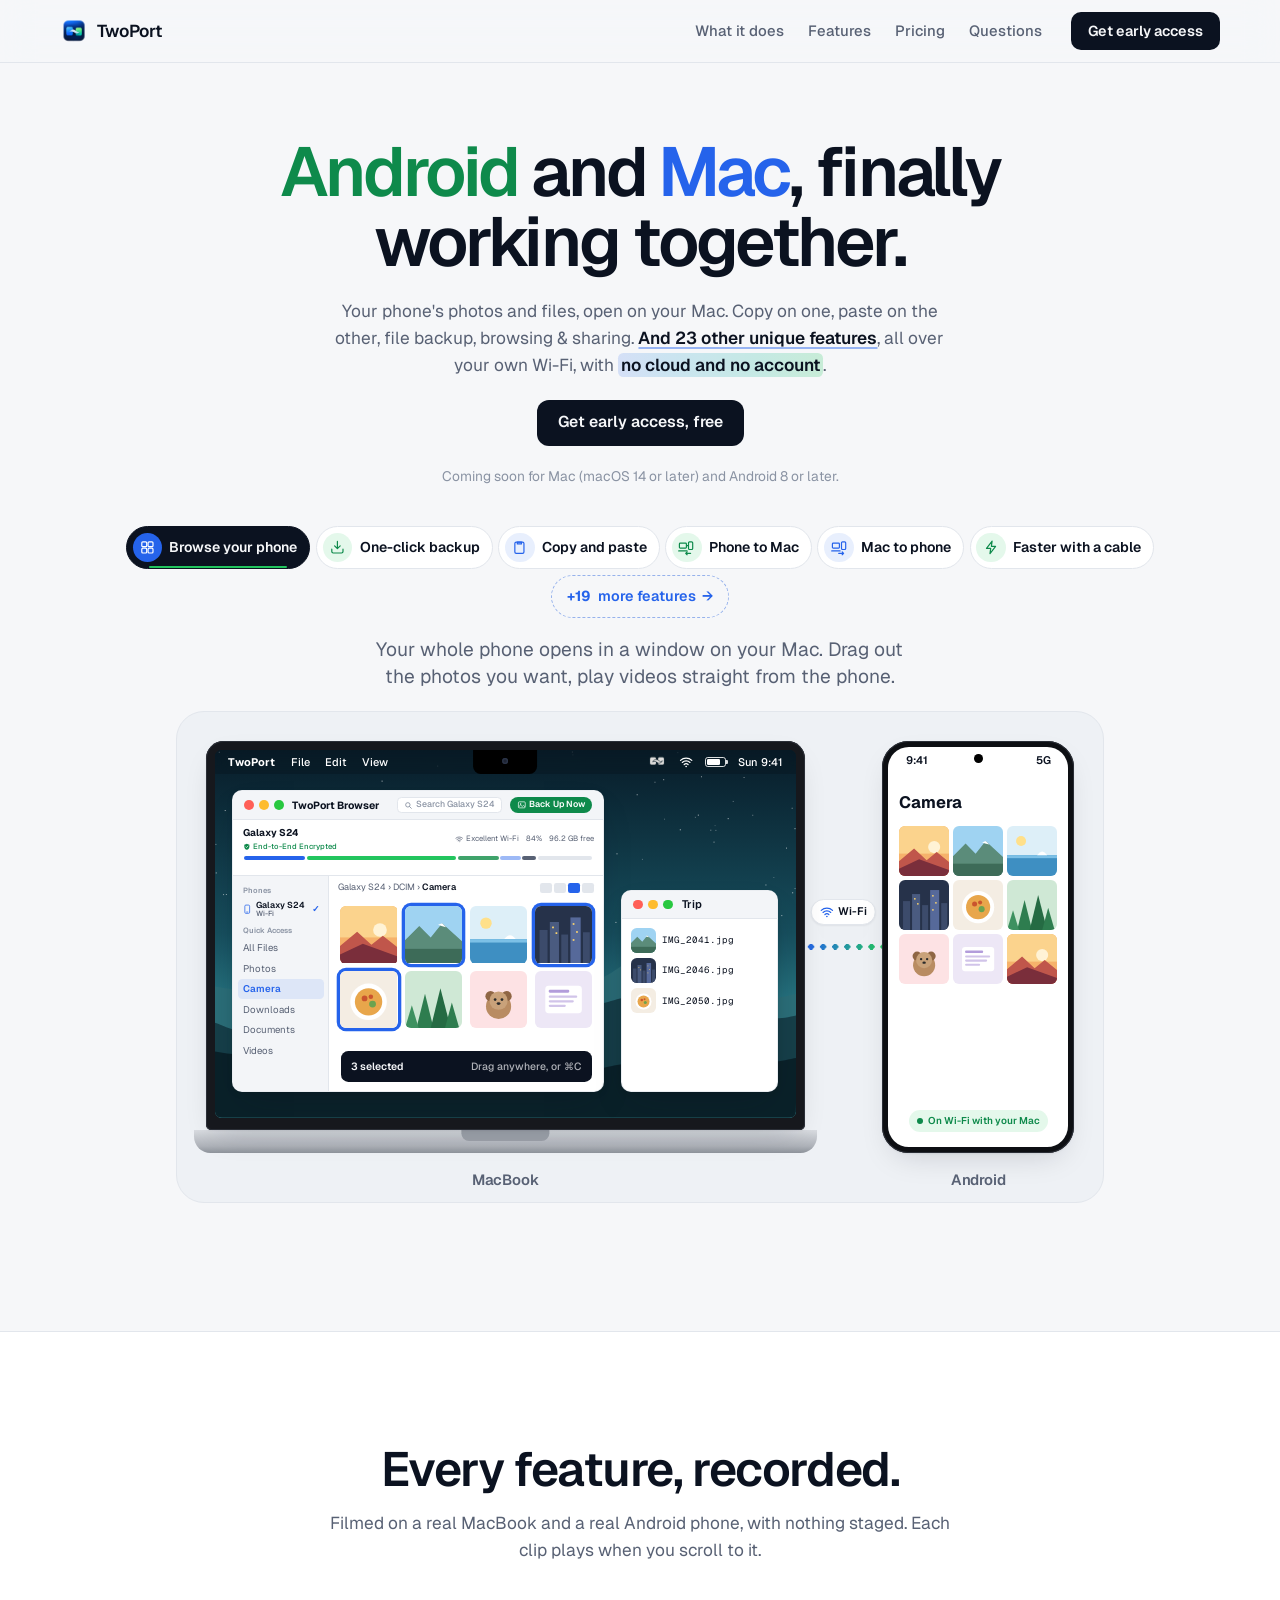
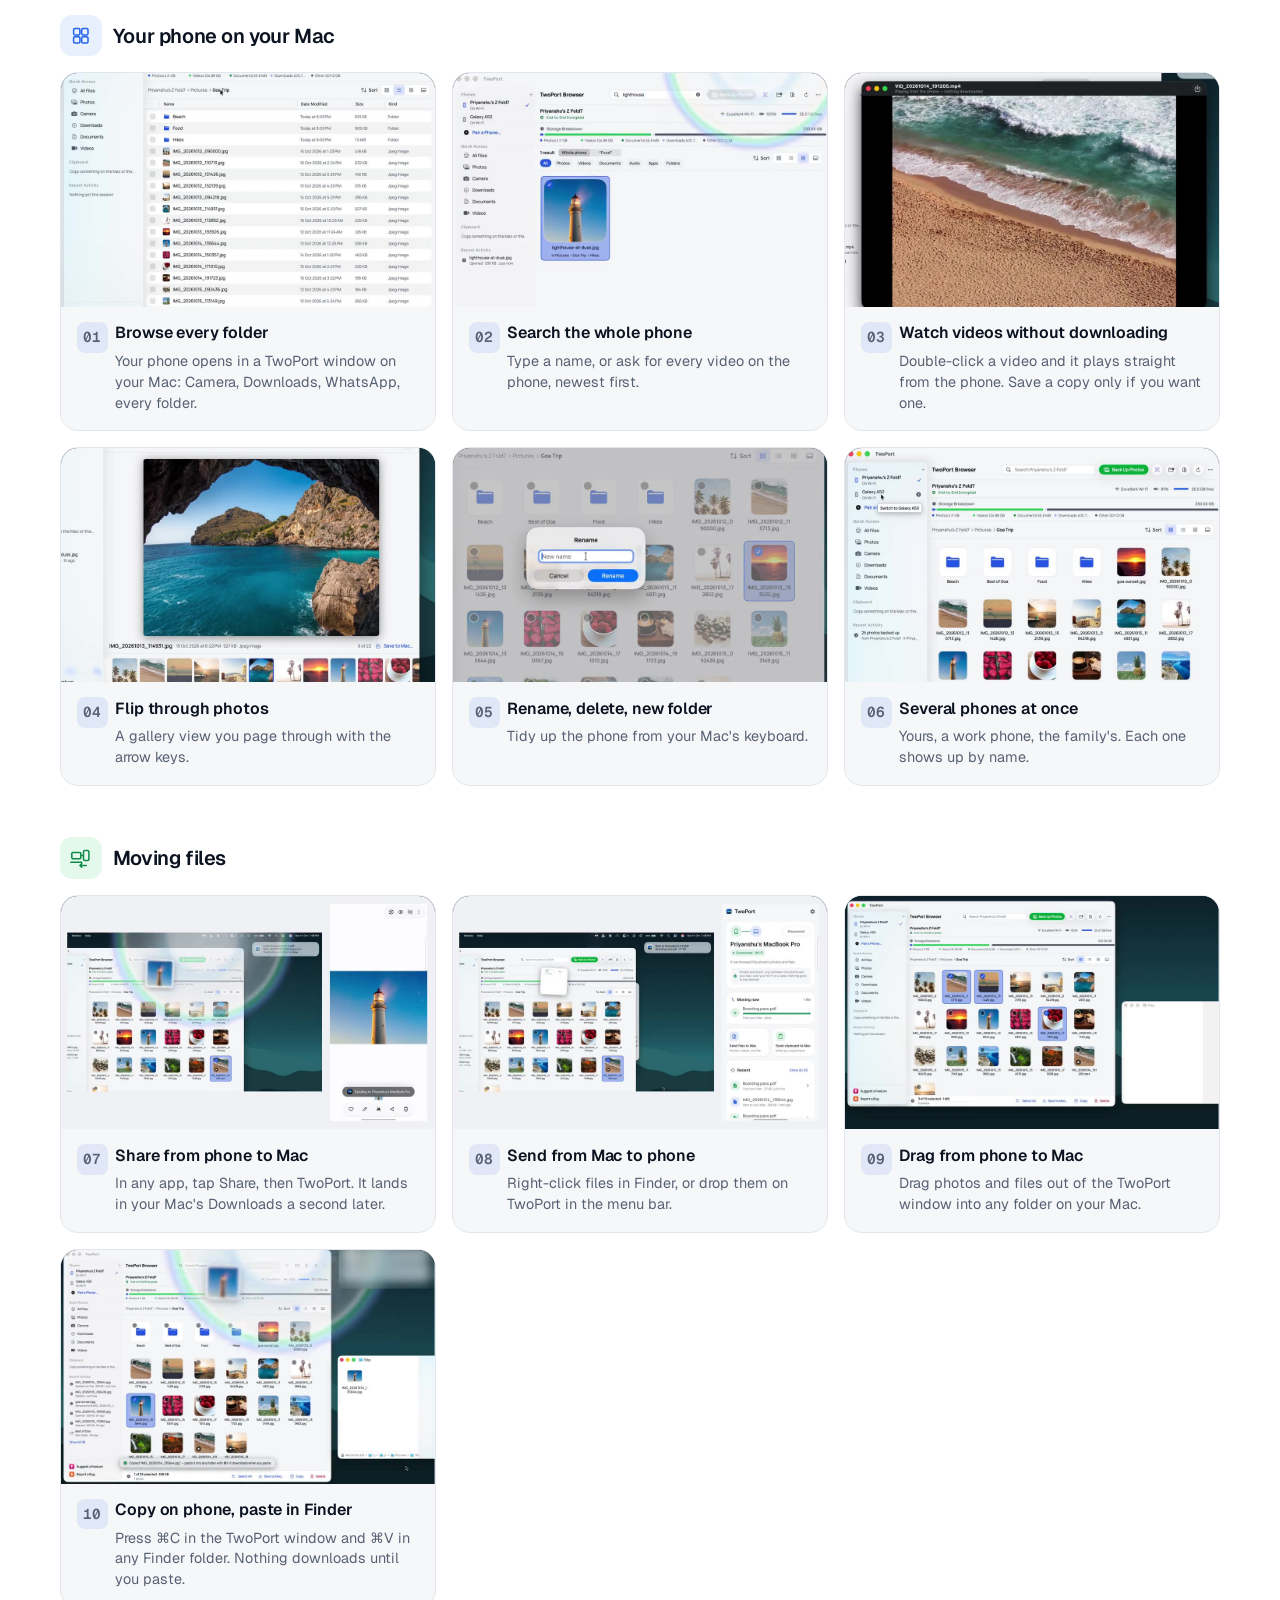
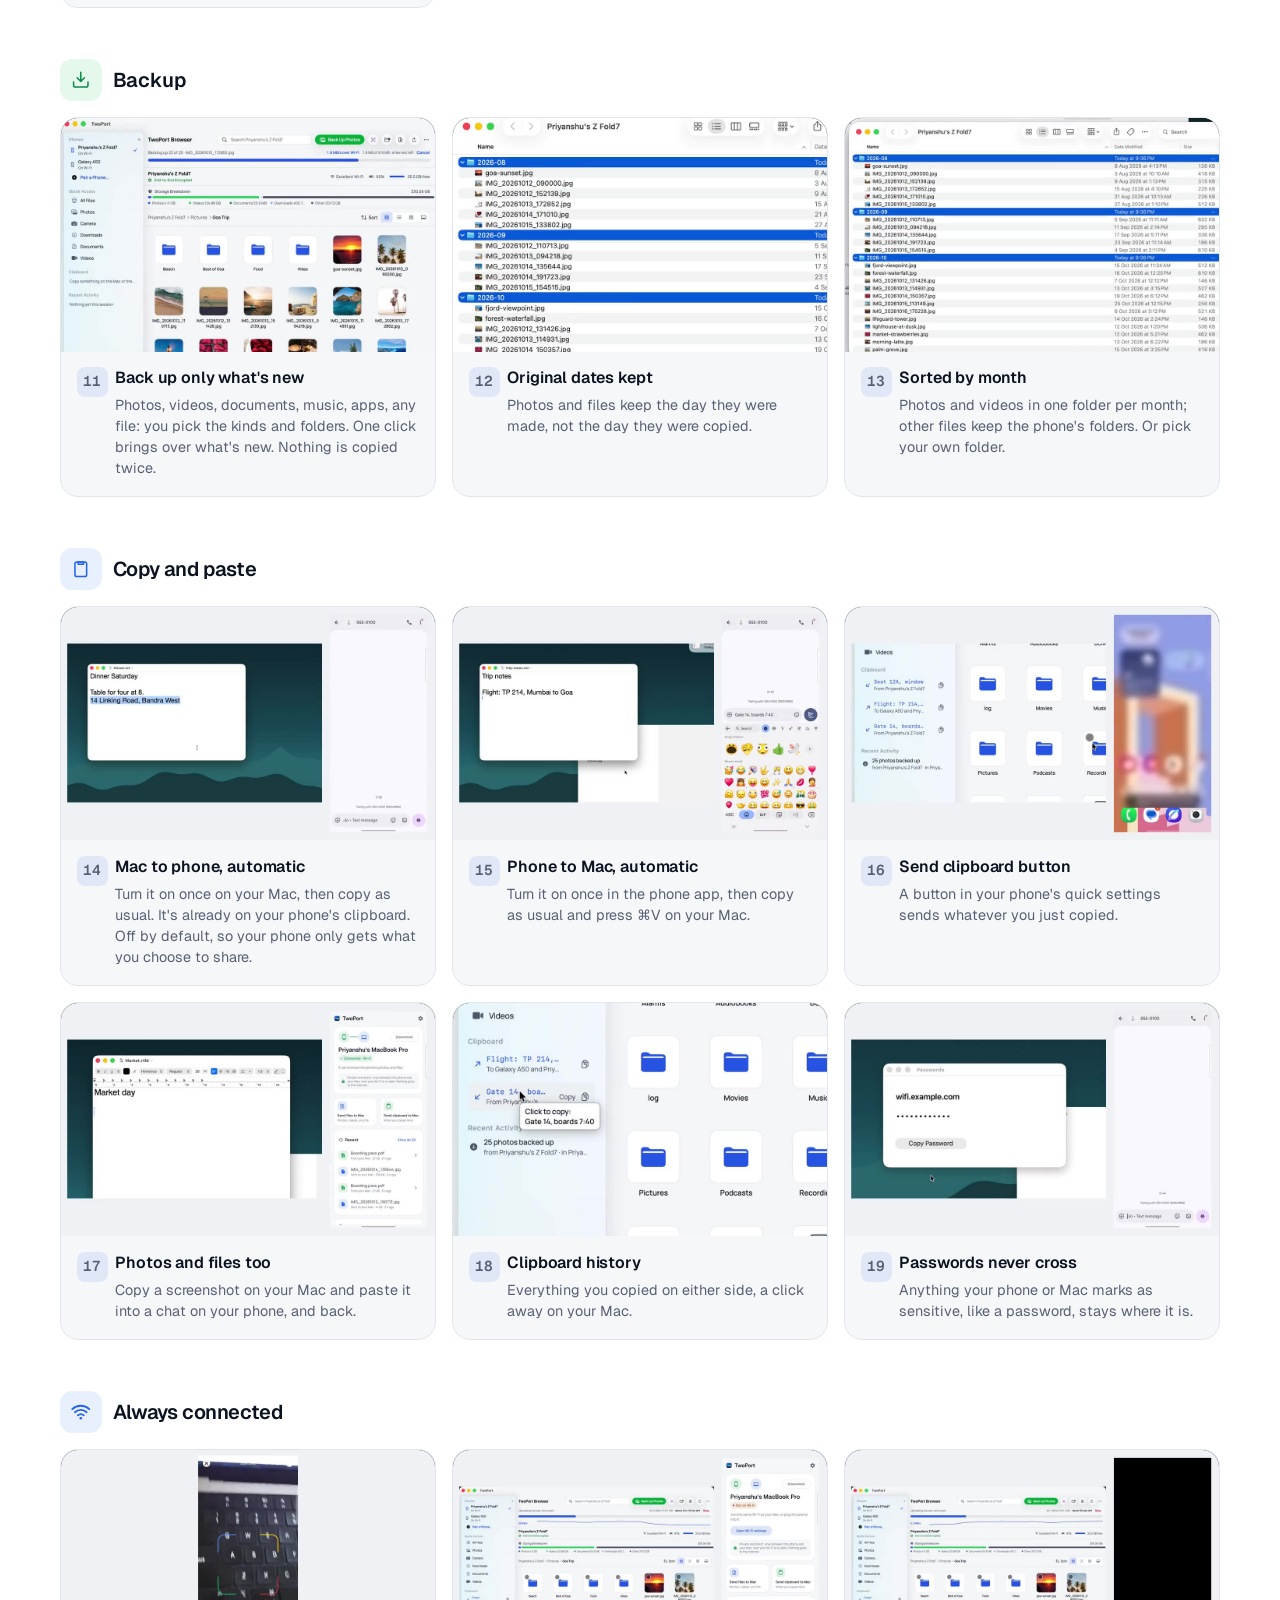
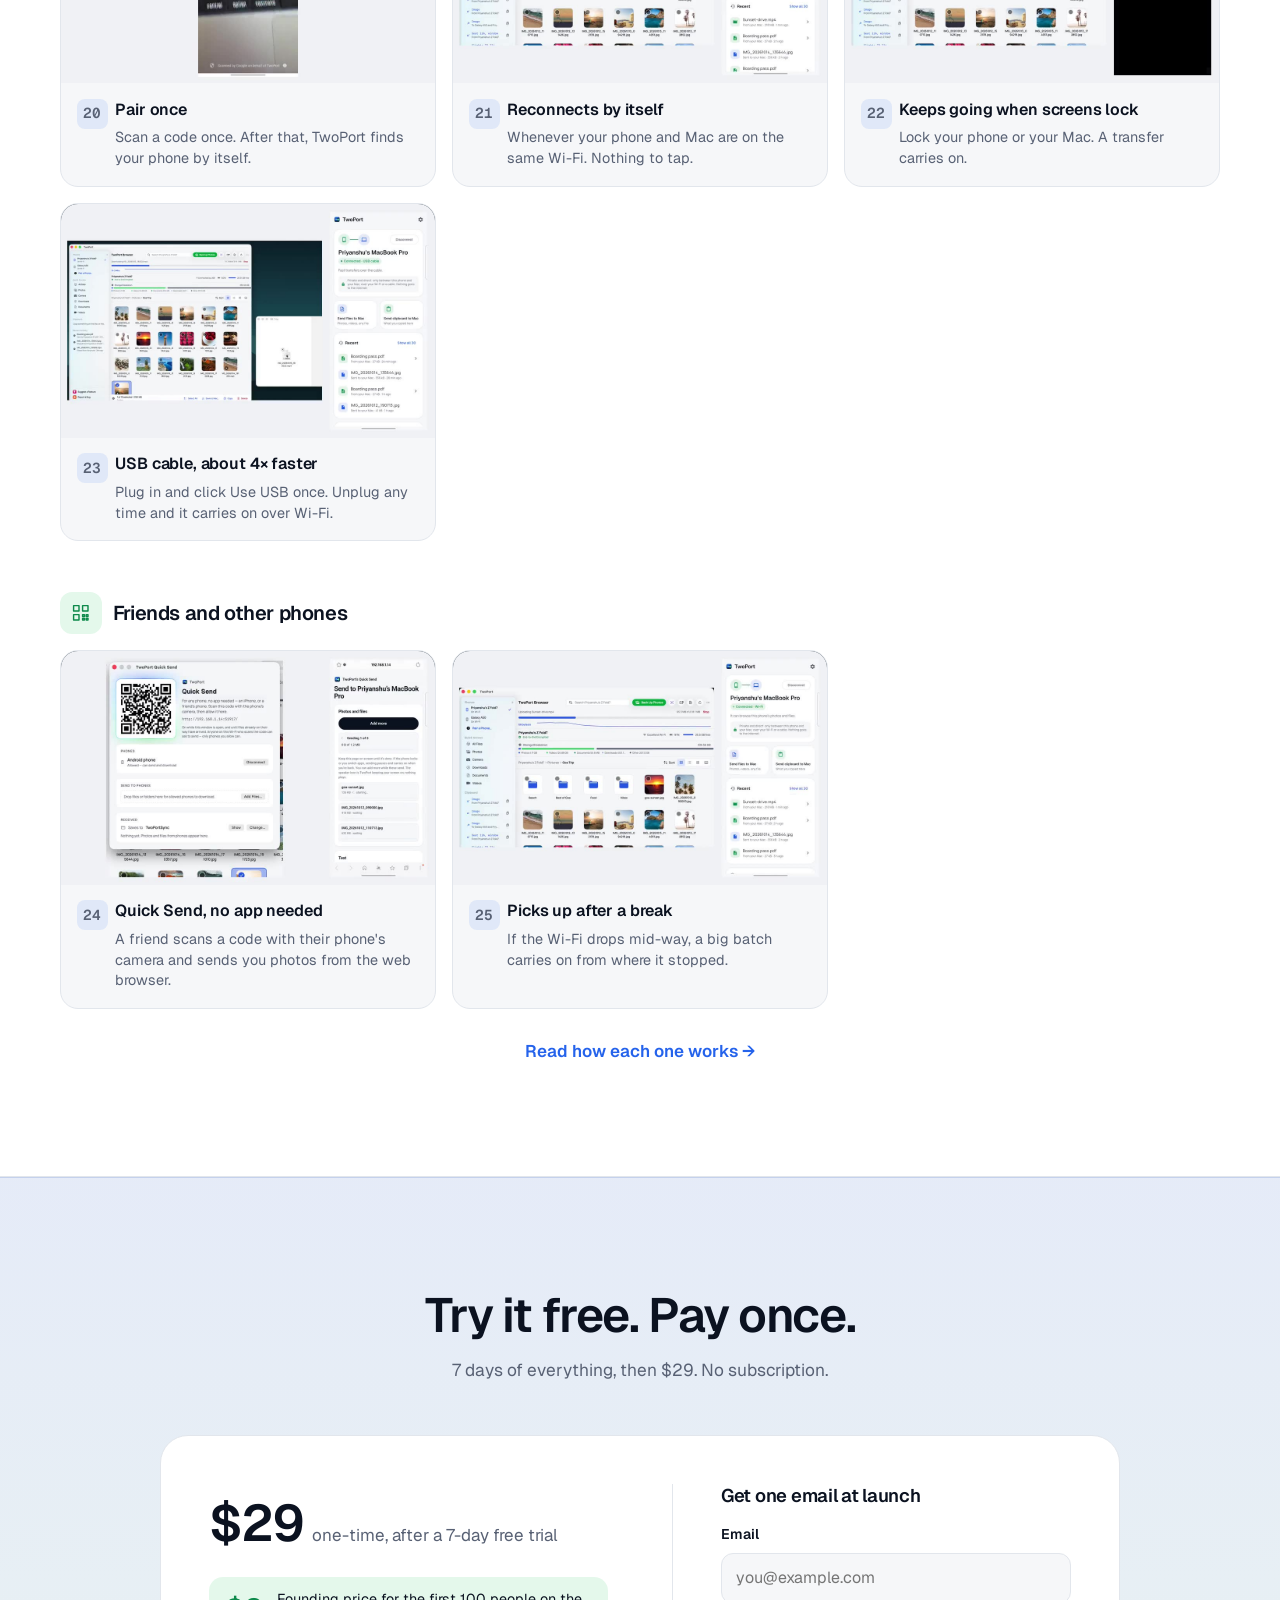
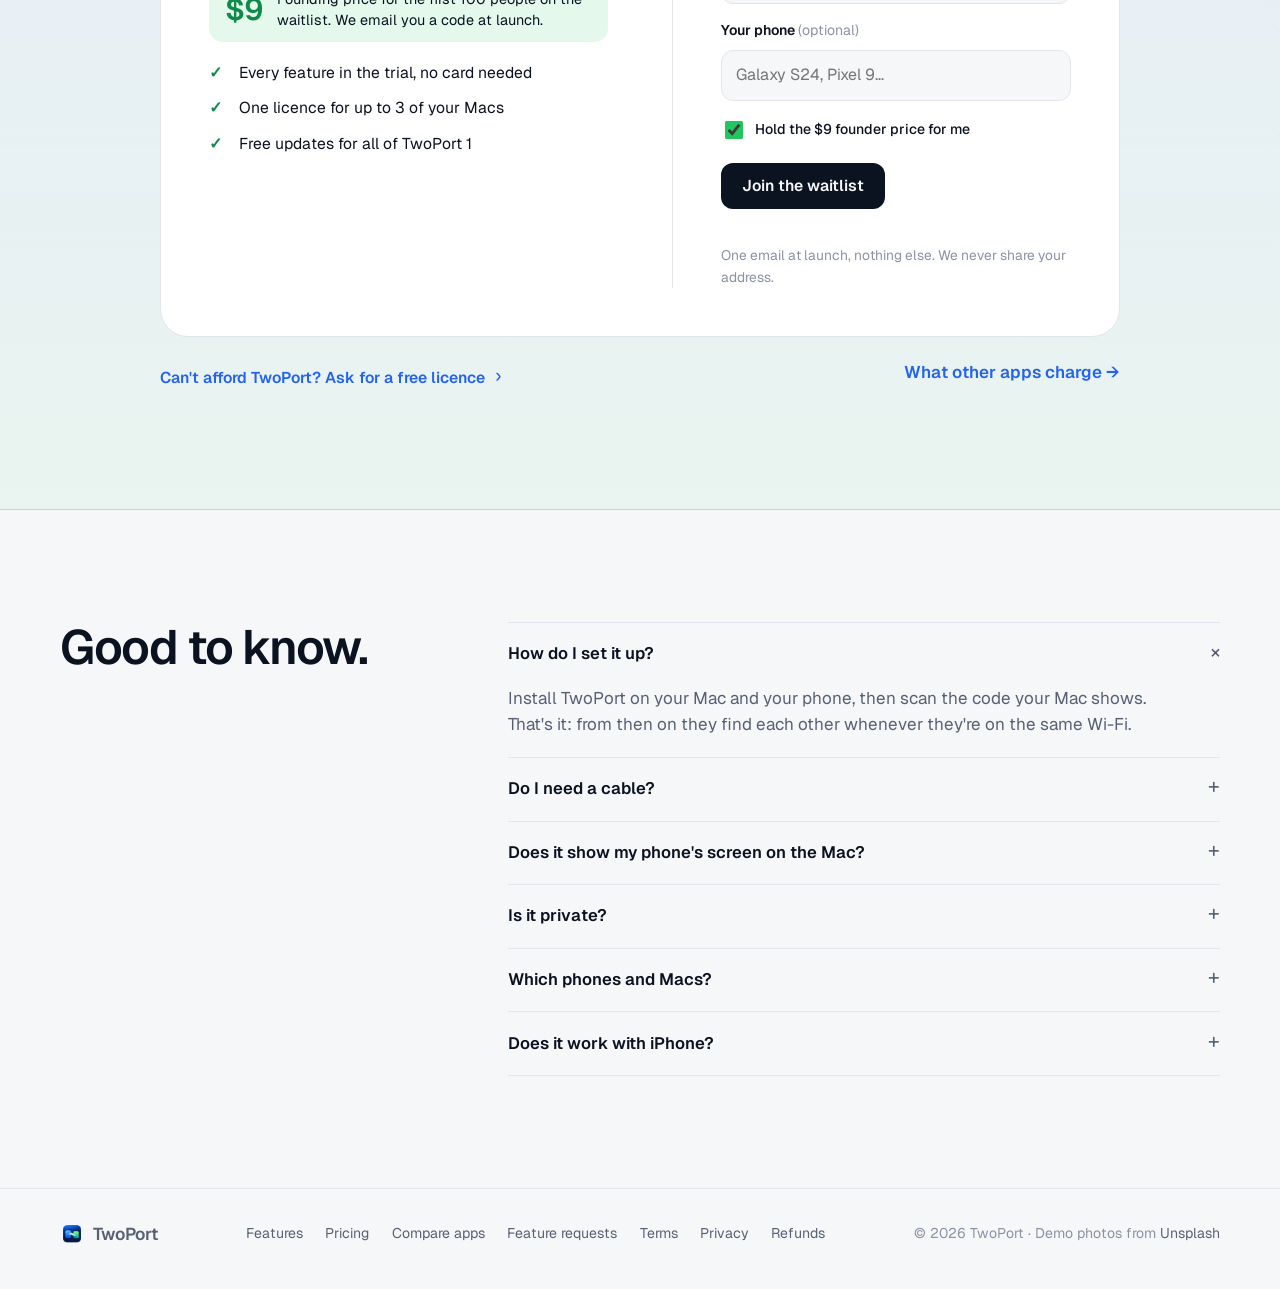
<file: index.html>
<!doctype html>
<html lang="en">
<head>
<meta charset="utf-8">
<meta name="viewport" content="width=device-width, initial-scale=1, viewport-fit=cover">
<meta name="color-scheme" content="only light">
<title>TwoPort</title>
<meta name="description" content="See your Android phone's photos and files on your Mac, and copy on one, paste on the other. Over your own Wi-Fi or a cable, with no cloud and no account.">
<link rel="icon" type="image/png" href="assets/favicon.png">
<link rel="canonical" href="https://twoport.app/">
<meta property="og:type" content="website">
<meta property="og:url" content="https://twoport.app/">
<meta property="og:title" content="TwoPort: see your Android phone's photos and files on your Mac">
<meta property="og:description" content="See your Android phone's photos and files on your Mac, and copy on one, paste on the other. Over your own Wi-Fi or a cable, with no cloud and no account.">
<meta property="og:image" content="https://twoport.app/assets/og.png">
<meta property="og:image:width" content="1200">
<meta property="og:image:height" content="630">
<meta property="og:image:alt" content="The TwoPort window on a Mac showing a Galaxy phone's camera photos, next to the phone.">
<meta name="twitter:card" content="summary_large_image">
<link rel="preconnect" href="https://fonts.googleapis.com">
<link rel="preconnect" href="https://fonts.gstatic.com" crossorigin>
<link rel="stylesheet" href="https://fonts.googleapis.com/css2?family=Geist:wght@400;500;600;700&family=Geist+Mono:wght@400;500&display=swap">
<link rel="stylesheet" href="assets/site.css">
</head>
<body>

<svg width="0" height="0" style="position:absolute" aria-hidden="true">
  <defs>
    <symbol id="phone" viewBox="0 0 24 24"><rect x="6.5" y="2.5" width="11" height="19" rx="2.5" fill="none" stroke="currentColor" stroke-width="1.7"/><path d="M10.5 18.5h3" stroke="currentColor" stroke-width="1.7" stroke-linecap="round"/></symbol>
    <symbol id="lock" viewBox="0 0 24 24"><rect x="5" y="10.5" width="14" height="10" rx="2" fill="none" stroke="currentColor" stroke-width="1.7"/><path d="M8.5 10.5V7.5a3.5 3.5 0 017 0v3" fill="none" stroke="currentColor" stroke-width="1.7"/></symbol>
    <symbol id="qr" viewBox="0 0 24 24"><path d="M4 4h6v6H4zM14 4h6v6h-6zM4 14h6v6H4zM14 14h2v2h-2zM18 14h2v2h-2zM14 18h2v2h-2zM18 18h2v2h-2z" fill="none" stroke="currentColor" stroke-width="1.6" stroke-linejoin="round"/></symbol>
    <symbol id="clip" viewBox="0 0 24 24"><rect x="5.5" y="4.5" width="13" height="16" rx="2" fill="none" stroke="currentColor" stroke-width="1.7"/><path d="M9 4.5h6v2.5H9z" fill="none" stroke="currentColor" stroke-width="1.7" stroke-linejoin="round"/></symbol>
    <symbol id="img" viewBox="0 0 24 24"><rect x="3.5" y="4.5" width="17" height="15" rx="2.5" fill="none" stroke="currentColor" stroke-width="1.7"/><circle cx="9" cy="10" r="1.8" fill="currentColor"/><path d="M4 17l5-4.5 4 3.5 3-2.5 4 3.5" fill="none" stroke="currentColor" stroke-width="1.7" stroke-linejoin="round"/></symbol>
    <symbol id="pdf" viewBox="0 0 24 24"><path d="M7 3.5h7l4 4V20a.5.5 0 01-.5.5h-10.5a.5.5 0 01-.5-.5V4a.5.5 0 01.5-.5zM14 3.5V8h4" fill="none" stroke="#E5484D" stroke-width="1.7" stroke-linejoin="round"/></symbol>
    <symbol id="text" viewBox="0 0 24 24"><path d="M5 6h14M5 10h14M5 14h9M5 18h6" stroke="currentColor" stroke-width="1.8" stroke-linecap="round"/></symbol>
    <symbol id="wifi" viewBox="0 0 24 24"><path d="M2.5 9a14 14 0 0119 0M5.5 12.5a9.5 9.5 0 0113 0M8.7 16a5 5 0 016.6 0" fill="none" stroke="currentColor" stroke-width="2" stroke-linecap="round"/><circle cx="12" cy="19.3" r="1.4" fill="currentColor"/></symbol>
    <symbol id="grid4" viewBox="0 0 24 24"><rect x="4" y="4" width="7" height="7" rx="1.5" fill="none" stroke="currentColor" stroke-width="1.7"/><rect x="13" y="4" width="7" height="7" rx="1.5" fill="none" stroke="currentColor" stroke-width="1.7"/><rect x="4" y="13" width="7" height="7" rx="1.5" fill="none" stroke="currentColor" stroke-width="1.7"/><rect x="13" y="13" width="7" height="7" rx="1.5" fill="none" stroke="currentColor" stroke-width="1.7"/></symbol>
    <symbol id="to-mac" viewBox="0 0 24 24"><rect x="15" y="4" width="6" height="11" rx="1.5" fill="none" stroke="currentColor" stroke-width="1.7"/><rect x="2" y="6" width="10" height="7" rx="1.2" fill="none" stroke="currentColor" stroke-width="1.7"/><path d="M1 17h12M14 9.5h-1.5" stroke="currentColor" stroke-width="1.7" stroke-linecap="round"/><path d="M18 20.5h-7M13 18.5l-2 2 2 2" fill="none" stroke="currentColor" stroke-width="1.7" stroke-linecap="round" stroke-linejoin="round"/></symbol>
    <symbol id="to-phone" viewBox="0 0 24 24"><rect x="2" y="6" width="10" height="7" rx="1.2" fill="none" stroke="currentColor" stroke-width="1.7"/><path d="M1 17h12" stroke="currentColor" stroke-width="1.7" stroke-linecap="round"/><rect x="15" y="4" width="6" height="11" rx="1.5" fill="none" stroke="currentColor" stroke-width="1.7"/><path d="M11 20.5h7M16 18.5l2 2-2 2" fill="none" stroke="currentColor" stroke-width="1.7" stroke-linecap="round" stroke-linejoin="round"/></symbol>
    <symbol id="laptop" viewBox="0 0 24 24"><rect x="4" y="5" width="16" height="11" rx="1.5" fill="none" stroke="currentColor" stroke-width="1.6"/><path d="M2 18.5h20" stroke="currentColor" stroke-width="1.6" stroke-linecap="round"/><path d="M10.5 5h3" stroke="currentColor" stroke-width="2.4" stroke-linecap="round"/></symbol>
    <symbol id="check" viewBox="0 0 24 24"><circle cx="12" cy="12" r="10" fill="currentColor"/><path d="M7.5 12.3l3 3 6-6.3" fill="none" stroke="#fff" stroke-width="2" stroke-linecap="round" stroke-linejoin="round"/></symbol>
    <symbol id="backup" viewBox="0 0 24 24"><path d="M12 3.5v10M8 9.8l4 4 4-4" fill="none" stroke="currentColor" stroke-width="1.7" stroke-linecap="round" stroke-linejoin="round"/><path d="M4 14.5v3.5A2 2 0 006 20h12a2 2 0 002-2v-3.5" fill="none" stroke="currentColor" stroke-width="1.7" stroke-linecap="round"/></symbol>
    <symbol id="stack" viewBox="0 0 24 24"><rect x="3" y="7" width="12" height="14" rx="2" fill="none" stroke="currentColor" stroke-width="1.7"/><rect x="9" y="3" width="12" height="14" rx="2" fill="none" stroke="currentColor" stroke-width="1.7"/></symbol>
    <symbol id="bolt" viewBox="0 0 24 24"><path d="M13 3L5 13.5h6L10 21l8-10.5h-6z" fill="none" stroke="currentColor" stroke-width="1.7" stroke-linejoin="round"/></symbol>
    <!-- Photo stand-ins: flat drawn scenes, no stock imagery. -->
    <symbol id="p1" viewBox="0 0 100 100" preserveAspectRatio="xMidYMid slice"><rect width="100" height="100" fill="#F6B26B"/><rect width="100" height="55" fill="#FBD38D"/><circle cx="70" cy="42" r="12" fill="#FFF3D6"/><path d="M0 70 L30 45 L55 68 L75 52 L100 72 V100 H0Z" fill="#C0564B"/><path d="M0 85 L40 66 L100 88 V100 H0Z" fill="#7A2E3B"/></symbol>
    <symbol id="p2" viewBox="0 0 100 100" preserveAspectRatio="xMidYMid slice"><rect width="100" height="100" fill="#9FD3F2"/><path d="M0 60 L25 35 L45 55 L65 30 L100 62 V100 H0Z" fill="#5B8C7A"/><path d="M58 33 L65 30 L72 37 L64 35Z" fill="#fff"/><rect y="75" width="100" height="25" fill="#3D6B58"/></symbol>
    <symbol id="p3" viewBox="0 0 100 100" preserveAspectRatio="xMidYMid slice"><rect width="100" height="100" fill="#DDEFF8"/><rect y="58" width="100" height="42" fill="#3E8FC2"/><rect y="58" width="100" height="6" fill="#7CC0E6"/><circle cx="28" cy="30" r="10" fill="#FFE08A"/><path d="M60 58 q10-14 20 0Z" fill="#fff"/></symbol>
    <symbol id="p4" viewBox="0 0 100 100" preserveAspectRatio="xMidYMid slice"><rect width="100" height="100" fill="#26324A"/><rect x="8" y="42" width="14" height="58" fill="#3C4B6B"/><rect x="26" y="28" width="16" height="72" fill="#4A5B80"/><rect x="46" y="50" width="12" height="50" fill="#3C4B6B"/><rect x="62" y="20" width="18" height="80" fill="#56699A"/><rect x="84" y="46" width="12" height="54" fill="#3C4B6B"/><g fill="#FFD66B"><rect x="30" y="36" width="3" height="3"/><rect x="36" y="46" width="3" height="3"/><rect x="66" y="30" width="3" height="3"/><rect x="72" y="44" width="3" height="3"/><rect x="66" y="58" width="3" height="3"/></g></symbol>
    <symbol id="p5" viewBox="0 0 100 100" preserveAspectRatio="xMidYMid slice"><rect width="100" height="100" fill="#F4EDE3"/><circle cx="50" cy="54" r="32" fill="#FFFFFF"/><circle cx="50" cy="54" r="24" fill="#E8A64B"/><circle cx="43" cy="48" r="5" fill="#C9542E"/><circle cx="57" cy="58" r="6" fill="#6BA34F"/><circle cx="54" cy="45" r="4" fill="#C9542E"/></symbol>
    <symbol id="p6" viewBox="0 0 100 100" preserveAspectRatio="xMidYMid slice"><rect width="100" height="100" fill="#CFE8D5"/><path d="M20 100 L35 40 L50 100Z" fill="#2E7D4F"/><path d="M45 100 L62 30 L80 100Z" fill="#256B43"/><path d="M70 100 L82 55 L95 100Z" fill="#2E7D4F"/><path d="M0 100 L12 60 L24 100Z" fill="#3E9160"/></symbol>
    <symbol id="p7" viewBox="0 0 100 100" preserveAspectRatio="xMidYMid slice"><rect width="100" height="100" fill="#FDE2E4"/><circle cx="50" cy="62" r="22" fill="#B98C62"/><circle cx="36" cy="44" r="9" fill="#8F6644"/><circle cx="64" cy="44" r="9" fill="#8F6644"/><circle cx="50" cy="52" r="16" fill="#C9A27A"/><circle cx="44" cy="50" r="2.4" fill="#2B2B2B"/><circle cx="56" cy="50" r="2.4" fill="#2B2B2B"/><ellipse cx="50" cy="57" rx="3.4" ry="2.4" fill="#2B2B2B"/></symbol>
    <symbol id="p8" viewBox="0 0 100 100" preserveAspectRatio="xMidYMid slice"><rect width="100" height="100" fill="#EDE7F6"/><rect x="18" y="26" width="64" height="48" rx="6" fill="#fff"/><rect x="24" y="33" width="36" height="5" rx="2" fill="#B39DDB"/><rect x="24" y="43" width="50" height="4" rx="2" fill="#D1C4E9"/><rect x="24" y="51" width="44" height="4" rx="2" fill="#D1C4E9"/><rect x="24" y="59" width="30" height="4" rx="2" fill="#D1C4E9"/></symbol>
  </defs>
</svg>

<header class="nav">
  <div class="wrap nav-in">
    <a class="brand" href="#top"><img src="assets/app-icon.png" alt="" width="28" height="28"><span class="brand-name">TwoPort</span></a>
    <nav class="nav-links" aria-label="Sections">
      <a href="#demo">What it does</a>
      <a href="#features">Features</a>
      <a href="#pricing">Pricing</a>
      <a href="#faq">Questions</a>
    </nav>
    <a class="btn btn-primary" href="#early-access">Get early access</a>
  </div>
  <i class="nav-line" aria-hidden="true"></i>
</header>

<main id="top">
  <section class="hero">
    <div class="wrap hero-in">
      <h1><span class="phone-word">Android</span> and <span class="mac-word">Mac</span>, finally working together.</h1>
      <p class="lede">Your phone's photos and files, open on your Mac. Copy on one, paste on the other, file backup, browsing &amp; sharing. <a href="#features">And 23 other unique features</a>, all over your own Wi-Fi, with <mark class="promise">no cloud and no account</mark>.</p>
      <div class="cta-row">
        <a class="btn btn-primary" href="#early-access">Get early access, free</a>
      </div>
      <p class="fine">Coming soon for Mac (macOS 14 or later) and Android 8 or later.</p>
    </div>
  </section>

  <section id="demo" class="stage-wrap" aria-label="See TwoPort work">
    <div class="wrap demo">
      <div class="tabs" role="tablist" aria-label="What TwoPort does">
        <button class="tab" role="tab" aria-selected="true" data-scene="1" data-clip="browse" data-dur="12500" data-app="TwoPort" data-caption="Your whole phone opens in a window on your Mac. Drag out the photos you want, play videos straight from the phone."><i class="tab-ico blue"><svg><use href="#grid4"/></svg></i>Browse your phone<i class="prog"></i></button>
        <button class="tab" role="tab" aria-selected="false" data-scene="6" data-clip="backup" data-dur="11500" data-app="TwoPort" data-caption="One click copies what&#x27;s new on your phone to your Mac: photos, videos, documents, any file you choose. Nothing is copied twice."><i class="tab-ico green"><svg><use href="#backup"/></svg></i>One-click backup<i class="prog"></i></button>
        <button class="tab" role="tab" aria-selected="false" data-scene="4" data-clip="copy" data-dur="8500" data-app="Notes" data-caption="Copy on your Mac, paste on your phone. It works the other way too."><i class="tab-ico blue"><svg><use href="#clip"/></svg></i>Copy and paste<i class="prog"></i></button>
        <button class="tab" role="tab" aria-selected="false" data-scene="2" data-clip="tomac" data-dur="11500" data-app="Finder" data-caption="On your phone, tap Share, then TwoPort. It lands on your Mac a second later."><i class="tab-ico green"><svg><use href="#to-mac"/></svg></i>Phone to Mac<i class="prog"></i></button>
        <button class="tab" role="tab" aria-selected="false" data-scene="3" data-clip="tophone" data-dur="10500" data-app="Finder" data-caption="On your Mac, right-click a file and send it to your phone."><i class="tab-ico blue"><svg><use href="#to-phone"/></svg></i>Mac to phone<i class="prog"></i></button>
        <button class="tab" role="tab" aria-selected="false" data-scene="1" data-clip="usb" data-dur="10500" data-app="TwoPort" data-caption="Plug in a cable and it's about 4× faster: a 218 MB video in six seconds."><i class="tab-ico green"><svg><use href="#bolt"/></svg></i>Faster with a cable<i class="prog"></i></button>
        <a class="tab-more" href="#features"><b>+<span data-more>19</span></b> more features<span aria-hidden="true">→</span></a>
      </div>
      <p class="caption" id="caption">Your whole phone opens in a window on your Mac. Drag out the photos you want, play videos straight from the phone.</p>
      <div class="stage-col">
        <div class="stage" id="stage">
          <div class="mac" aria-hidden="true">
            <div class="lid">
            <div class="screen">
              <canvas class="wall"></canvas>
              <i class="notch"></i>
              <div class="menubar"><b id="menu-app">TwoPort</b><span>File</span><span>Edit</span><span>View</span><div class="right"><span class="tp"><img src="assets/menubar-icon.png" alt=""></span><svg class="mb-wifi"><use href="#wifi"/></svg><i class="batt"></i><span>Sun 9:41</span></div></div>
              <div class="mfx"></div>
              <i class="medge"></i>
              <!-- Real screen recordings (2026-10-31): stand-in photos and files, the user's Mac and Fold7. -->
              <video class="rec" data-clip="browse" muted playsinline preload="auto" poster="assets/clips/browse-mac.jpg"><source src="assets/clips/browse-mac.mp4" type="video/mp4"></video>
              <video class="rec" data-clip="backup" muted playsinline preload="none" poster="assets/clips/backup-mac.jpg"><source src="assets/clips/backup-mac.mp4" type="video/mp4"></video>
              <video class="rec" data-clip="copy" muted playsinline preload="none" poster="assets/clips/copy-mac.jpg"><source src="assets/clips/copy-mac.mp4" type="video/mp4"></video>
              <video class="rec" data-clip="tomac" muted playsinline preload="none" poster="assets/clips/tomac-mac.jpg"><source src="assets/clips/tomac-mac.mp4" type="video/mp4"></video>
              <video class="rec" data-clip="tophone" muted playsinline preload="none" poster="assets/clips/tophone-mac.jpg"><source src="assets/clips/tophone-mac.mp4" type="video/mp4"></video>
              <video class="rec" data-clip="usb" muted playsinline preload="none" poster="assets/clips/usb-mac.jpg"><source src="assets/clips/usb-mac.mp4" type="video/mp4"></video>

              <div class="scene s1 on">
                <div class="win b-win">
                  <div class="win-bar b-tool"><div class="lights"><i></i><i></i><i></i></div><b>TwoPort Browser</b><span class="b-search"><svg viewBox="0 0 24 24"><circle cx="10.5" cy="10.5" r="6" fill="none" stroke="currentColor" stroke-width="2.4"/><path d="M15 15l5 5" stroke="currentColor" stroke-width="2.4" stroke-linecap="round"/></svg>Search Galaxy S24</span><span class="b-import"><svg><use href="#img"/></svg>Back Up Now</span></div>
                  <div class="b-dev">
                    <div><b>Galaxy S24</b><span class="b-e2e"><svg viewBox="0 0 24 24"><path d="M12 2.5l8 3v6c0 5-3.4 8.6-8 10-4.6-1.4-8-5-8-10v-6z" fill="currentColor"/><path d="M8.5 12l2.4 2.4 4.6-4.8" fill="none" stroke="#fff" stroke-width="2.2" stroke-linecap="round" stroke-linejoin="round"/></svg>End-to-End Encrypted</span></div>
                    <div class="b-stats"><span><svg><use href="#wifi"/></svg>Excellent Wi-Fi</span><span>84%</span><span>96.2 GB free</span></div>
                  </div>
                  <div class="b-store"><i style="flex:18"></i><i style="flex:44"></i><i style="flex:12"></i><i style="flex:6"></i><i style="flex:4"></i><i style="flex:16"></i></div>
                  <div class="b-body">
                    <div class="b-side">
                      <small>Phones</small>
                      <div class="b-phone"><svg><use href="#phone"/></svg><span>Galaxy S24<em>Wi-Fi</em></span><b>✓</b></div>
                      <small>Quick Access</small>
                      <div>All Files</div><div>Photos</div><div class="on">Camera</div><div>Downloads</div><div>Documents</div><div>Videos</div>
                    </div>
                    <div class="b-main">
                      <div class="b-crumb"><span>Galaxy S24 › DCIM › <b>Camera</b></span><span class="b-views"><i></i><i></i><i class="on"></i><i></i></span></div>
                      <div class="b-grid">
                        <svg class="t ph"><use href="#p1"/></svg><svg class="t ph a s1"><use href="#p2"/></svg><svg class="t ph"><use href="#p3"/></svg><svg class="t ph a s2"><use href="#p4"/></svg>
                        <svg class="t ph a s3"><use href="#p5"/></svg><svg class="t ph"><use href="#p6"/></svg><svg class="t ph"><use href="#p7"/></svg><svg class="t ph"><use href="#p8"/></svg>
                      </div>
                    </div>
                  </div>
                  <div class="b-bar a">3 selected<span>Drag anywhere, or ⌘C</span></div>
                </div>
                <div class="ghost a"><i><svg class="ph"><use href="#p5"/></svg></i><i><svg class="ph"><use href="#p4"/></svg></i><i><svg class="ph"><use href="#p2"/></svg></i><b>3</b></div>
                <div class="win f-win">
                  <div class="win-bar"><div class="lights"><i></i><i></i><i></i></div>Trip</div>
                  <div class="f-list">
                    <div class="f-row a n1"><svg class="ph"><use href="#p2"/></svg><em>IMG_2041.jpg</em></div>
                    <div class="f-row a n2"><svg class="ph"><use href="#p4"/></svg><em>IMG_2046.jpg</em></div>
                    <div class="f-row a n3"><svg class="ph"><use href="#p5"/></svg><em>IMG_2050.jpg</em></div>
                  </div>
                </div>
              </div>

              <div class="scene s2">
                <div class="desk-files">
                  <div><span class="fold"></span>Downloads</div>
                  <div class="a newfile"><svg class="ph"><use href="#p3"/></svg>IMG_2058.jpg</div>
                </div>
                <div class="notif a"><img src="assets/app-icon.png" alt=""><div><b>From Galaxy S24</b><span>IMG_2058.jpg is in Downloads. Click to show.</span></div><time>now</time></div>
              </div>

              <div class="scene s3">
                <div class="win fin3">
                  <div class="win-bar"><div class="lights"><i></i><i></i><i></i></div>Documents</div>
                  <div class="rows">
                    <div class="row"><span class="doc blue"></span>Budget 2026.numbers<small>Yesterday</small></div>
                    <div class="row a sel"><span class="doc"></span>Boarding pass.pdf<small>Today</small></div>
                    <div class="row"><span class="doc grey"></span>Lease agreement.pdf<small>12 Sep</small></div>
                    <div class="row"><span class="doc blue"></span>Notes.txt<small>9 Sep</small></div>
                  </div>
                </div>
                <div class="menu a">
                  <div>AirDrop</div><div>Mail</div><div>Messages</div>
                  <div class="a tp"><img src="assets/app-icon.png" alt="">TwoPort</div>
                </div>
                <div class="picker a">
                  <b>Send with TwoPort</b>
                  <div class="phn"><i><svg><use href="#phone"/></svg></i><div>Galaxy S24<small>On Wi-Fi</small></div><span class="ring green a"></span></div>
                </div>
              </div>

              <div class="scene s4">
                <div class="win note">
                  <div class="win-bar"><div class="lights"><i></i><i></i><i></i></div>Notes</div>
                  <div class="note-body">
                    <h4>Dinner Saturday</h4>
                    <p>Table for four at 8.</p>
                    <p><span class="hl a">14 Linking Road, Bandra West</span></p>
                  </div>
                </div>
                <div class="keys a"><kbd>⌘</kbd><kbd>C</kbd></div>
                <div class="clip-note a"><b><img src="assets/app-icon.png" alt="" style="width:1.4em;height:1.4em">Universal Clipboard</b><code>14 Linking Road, Bandra West</code><small>To Galaxy S24 · just now</small></div>
              </div>

              <div class="scene s6">
                <div class="win imp">
                  <div class="win-bar"><div class="lights"><i></i><i></i><i></i></div>Back Up Now <span>› Galaxy S24</span></div>
                  <div class="imp-body">
                    <div class="imp-top"><b>38 new files since 2 Sep</b><span>Already on this Mac: 412</span></div>
                    <div class="imp-strip">
                      <svg class="ph a i1"><use href="#p6"/></svg><svg class="ph a i2"><use href="#p2"/></svg><svg class="ph a i3"><use href="#p7"/></svg><svg class="ph a i4"><use href="#p1"/></svg><svg class="ph a i5"><use href="#p5"/></svg><svg class="ph a i6"><use href="#p3"/></svg>
                    </div>
                    <div class="imp-track"><i class="a"></i></div>
                    <div class="imp-status"><span class="a before">Copying, with original dates…</span><span class="a after">Done. 38 new, nothing twice.</span></div>
                  </div>
                </div>
                <div class="win imp-tree">
                  <div class="win-bar"><div class="lights"><i></i><i></i><i></i></div>TwoPort</div>
                  <div class="tree-rows">
                    <div><span class="fold sm"></span>Galaxy S24</div>
                    <div class="in"><span class="fold sm"></span>2026-08<small>412</small></div>
                    <div class="in a new"><span class="fold sm"></span>2026-09<small class="n">+38</small></div>
                  </div>
                </div>
              </div>

            </div>
            </div>
            <div class="lip"></div>
          </div>

          <div class="wire" aria-hidden="true">
            <span class="air"><svg class="air-ico"><use href="#wifi"/></svg><b class="air-wifi">Wi-Fi</b></span>
            <svg class="usb-lead" viewBox="0 0 100 100" preserveAspectRatio="none" aria-hidden="true"><path class="lead" d="M0 5 C 22 5, 26 96, 52 96 L 86 96 C 96 96, 100 84, 100 40"/><path class="flow" d="M0 5 C 22 5, 26 96, 52 96 L 86 96 C 96 96, 100 84, 100 40" pathLength="100"/></svg>
            <span class="packet a" id="packet"><svg><use href="#img"/></svg></span>
          </div>

          <div class="phone" aria-hidden="true">
            <i class="punch"></i>
            <div class="rings"><i class="edge-ring glow"></i><i class="edge-ring"></i></div>
            <div class="pscreen">
              <div class="pstatus"><span>9:41</span><span>5G</span></div>
              <img class="rec" data-clip="browse" src="assets/clips/browse-phone.jpg" alt="">
              <img class="rec" data-clip="backup" src="assets/clips/browse-phone.jpg" alt="">
              <video class="rec" data-clip="copy" muted playsinline preload="none" poster="assets/clips/copy-phone.jpg"><source src="assets/clips/copy-phone.mp4" type="video/mp4"></video>
              <video class="rec" data-clip="tomac" muted playsinline preload="none" poster="assets/clips/tomac-phone.jpg"><source src="assets/clips/tomac-phone.mp4" type="video/mp4"></video>
              <video class="rec" data-clip="tophone" muted playsinline preload="none" poster="assets/clips/tophone-phone.jpg"><source src="assets/clips/tophone-phone.mp4" type="video/mp4"></video>
              <video class="rec" data-clip="usb" muted playsinline preload="none" poster="assets/clips/usb-phone.jpg"><source src="assets/clips/usb-phone.mp4" type="video/mp4"></video>

              <div class="pscene p1 on">
                <div class="gal">
                  <div class="gal-title">Camera</div>
                  <svg class="t ph"><use href="#p1"/></svg><svg class="t ph"><use href="#p2"/></svg><svg class="t ph"><use href="#p3"/></svg>
                  <svg class="t ph"><use href="#p4"/></svg><svg class="t ph"><use href="#p5"/></svg><svg class="t ph"><use href="#p6"/></svg>
                  <svg class="t ph"><use href="#p7"/></svg><svg class="t ph"><use href="#p8"/></svg><svg class="t ph"><use href="#p1"/></svg>
                </div>
                <div class="p-foot"><span class="chip green"><i></i>On Wi-Fi with your Mac</span></div>
              </div>

              <div class="pscene p2">
                <svg class="big-photo ph" preserveAspectRatio="xMidYMid slice"><use href="#p3"/></svg>
                <div class="sheet a">
                  <b>Share 1 photo</b>
                  <div class="targets">
                    <span><i></i>Quick Share</span>
                    <span class="tp"><i><img src="assets/app-icon.png" alt=""></i>TwoPort<em class="ring green a"></em></span>
                    <span><i></i>Messages</span>
                    <span><i></i>Email</span>
                  </div>
                </div>
                <div class="toast a">Sending to your Mac</div>
              </div>

              <div class="pscene p3">
                <div class="home"></div>
                <div class="home-grid"><i></i><i></i><i></i><i></i><i></i><i></i><i></i><i></i></div>
                <div class="pnotif a"><img src="assets/app-icon.png" alt=""><div><b>Received from Mac</b><br><span>Boarding pass.pdf · 212 KB</span></div></div>
              </div>

              <div class="pscene p4">
                <div class="chat">
                  <div class="chat-top">Riya</div>
                  <div class="bubbles">
                    <div class="bub">Where are we eating?</div>
                    <div class="bub me a sent">14 Linking Road, Bandra West</div>
                  </div>
                  <div class="input"><span class="typed a">14 Linking Road, Bandra West</span><span class="paste a">Paste</span><span class="ring green a r1"></span><span class="ring green a r2"></span></div>
                </div>
              </div>

              <div class="pscene p6">
                <div class="gal">
                  <div class="gal-title">Camera</div>
                  <svg class="t ph"><use href="#p6"/></svg><svg class="t ph"><use href="#p2"/></svg><svg class="t ph"><use href="#p7"/></svg>
                  <svg class="t ph"><use href="#p1"/></svg><svg class="t ph"><use href="#p5"/></svg><svg class="t ph"><use href="#p3"/></svg>
                  <svg class="t ph"><use href="#p4"/></svg><svg class="t ph"><use href="#p8"/></svg><svg class="t ph"><use href="#p2"/></svg>
                </div>
                <div class="p-foot"><span class="chip green"><i></i>Your Mac is backing up 38 new</span></div>
              </div>

            </div>
          </div>

          <div class="cap">
            <b id="cap-title"></b>
            <p id="cap-desc"></p>
            <div class="cap-nav">
              <button class="cap-btn" type="button" data-step="-1" aria-label="Previous moment"><svg viewBox="0 0 24 24"><path d="M15 5l-7 7 7 7" fill="none" stroke="currentColor" stroke-width="2" stroke-linecap="round" stroke-linejoin="round"/></svg></button>
              <span class="cap-count" id="cap-count"></span>
              <button class="cap-btn" type="button" data-step="1" aria-label="Next moment"><svg viewBox="0 0 24 24"><path d="M9 5l7 7-7 7" fill="none" stroke="currentColor" stroke-width="2" stroke-linecap="round" stroke-linejoin="round"/></svg></button>
            </div>
          </div>
        </div>
      </div>
    </div>
  </section>

  <section id="features" class="section band-surface">
    <div class="wrap">
      <div class="head center"><h2>Every feature, recorded.</h2><p class="lede">Filmed on a real MacBook and a real Android phone, with nothing staged. Each clip plays when you scroll to it.</p></div>
      <div class="fclip-group">
        <h3 class="fclip-head"><span class="ico blue"><svg><use href="#grid4"/></svg></span>Your phone on your Mac</h3>
        <div class="fclip-grid">
          <figure class="fclip" data-clip="browse-folders"><div class="fclip-media"><video muted playsinline loop preload="none" data-src="assets/clips/f/browse-folders.mp4" poster="assets/clips/f/browse-folders.jpg"></video></div><figcaption><span class="fnum">01</span><b>Browse every folder</b><span>Your phone opens in a TwoPort window on your Mac: Camera, Downloads, WhatsApp, every folder.</span></figcaption></figure>
          <figure class="fclip" data-clip="search"><div class="fclip-media"><video muted playsinline loop preload="none" data-src="assets/clips/f/search.mp4" poster="assets/clips/f/search.jpg"></video></div><figcaption><span class="fnum">02</span><b>Search the whole phone</b><span>Type a name, or ask for every video on the phone, newest first.</span></figcaption></figure>
          <figure class="fclip" data-clip="watch-video"><div class="fclip-media"><video muted playsinline loop preload="none" data-src="assets/clips/f/watch-video.mp4" poster="assets/clips/f/watch-video.jpg"></video></div><figcaption><span class="fnum">03</span><b>Watch videos without downloading</b><span>Double-click a video and it plays straight from the phone. Save a copy only if you want one.</span></figcaption></figure>
          <figure class="fclip" data-clip="flip-photos"><div class="fclip-media"><video muted playsinline loop preload="none" data-src="assets/clips/f/flip-photos.mp4" poster="assets/clips/f/flip-photos.jpg"></video></div><figcaption><span class="fnum">04</span><b>Flip through photos</b><span>A gallery view you page through with the arrow keys.</span></figcaption></figure>
          <figure class="fclip" data-clip="tidy-up"><div class="fclip-media"><video muted playsinline loop preload="none" data-src="assets/clips/f/tidy-up.mp4" poster="assets/clips/f/tidy-up.jpg"></video></div><figcaption><span class="fnum">05</span><b>Rename, delete, new folder</b><span>Tidy up the phone from your Mac&#x27;s keyboard.</span></figcaption></figure>
          <figure class="fclip" data-clip="several-phones"><div class="fclip-media"><video muted playsinline loop preload="none" data-src="assets/clips/f/several-phones.mp4" poster="assets/clips/f/several-phones.jpg"></video></div><figcaption><span class="fnum">06</span><b>Several phones at once</b><span>Yours, a work phone, the family&#x27;s. Each one shows up by name.</span></figcaption></figure>
        </div>
      </div>
      <div class="fclip-group">
        <h3 class="fclip-head"><span class="ico green"><svg><use href="#to-mac"/></svg></span>Moving files</h3>
        <div class="fclip-grid">
          <figure class="fclip" data-clip="share-to-mac"><div class="fclip-media"><video muted playsinline loop preload="none" data-src="assets/clips/f/share-to-mac.mp4" poster="assets/clips/f/share-to-mac.jpg"></video></div><figcaption><span class="fnum">07</span><b>Share from phone to Mac</b><span>In any app, tap Share, then TwoPort. It lands in your Mac&#x27;s Downloads a second later.</span></figcaption></figure>
          <figure class="fclip" data-clip="send-to-phone"><div class="fclip-media"><video muted playsinline loop preload="none" data-src="assets/clips/f/send-to-phone.mp4" poster="assets/clips/f/send-to-phone.jpg"></video></div><figcaption><span class="fnum">08</span><b>Send from Mac to phone</b><span>Right-click files in Finder, or drop them on TwoPort in the menu bar.</span></figcaption></figure>
          <figure class="fclip" data-clip="drag-to-mac"><div class="fclip-media"><video muted playsinline loop preload="none" data-src="assets/clips/f/drag-to-mac.mp4" poster="assets/clips/f/drag-to-mac.jpg"></video></div><figcaption><span class="fnum">09</span><b>Drag from phone to Mac</b><span>Drag photos and files out of the TwoPort window into any folder on your Mac.</span></figcaption></figure>
          <figure class="fclip" data-clip="paste-in-finder"><div class="fclip-media"><video muted playsinline loop preload="none" data-src="assets/clips/f/paste-in-finder.mp4" poster="assets/clips/f/paste-in-finder.jpg"></video></div><figcaption><span class="fnum">10</span><b>Copy on phone, paste in Finder</b><span>Press ⌘C in the TwoPort window and ⌘V in any Finder folder. Nothing downloads until you paste.</span></figcaption></figure>
        </div>
      </div>
      <div class="fclip-group">
        <h3 class="fclip-head"><span class="ico green"><svg><use href="#backup"/></svg></span>Backup</h3>
        <div class="fclip-grid">
          <figure class="fclip" data-clip="backup-new"><div class="fclip-media"><video muted playsinline loop preload="none" data-src="assets/clips/f/backup-new.mp4" poster="assets/clips/f/backup-new.jpg"></video></div><figcaption><span class="fnum">11</span><b>Back up only what&#x27;s new</b><span>Photos, videos, documents, music, apps, any file: you pick the kinds and folders. One click brings over what&#x27;s new. Nothing is copied twice.</span></figcaption></figure>
          <figure class="fclip" data-clip="original-dates"><div class="fclip-media"><video muted playsinline loop preload="none" data-src="assets/clips/f/original-dates.mp4" poster="assets/clips/f/original-dates.jpg"></video></div><figcaption><span class="fnum">12</span><b>Original dates kept</b><span>Photos and files keep the day they were made, not the day they were copied.</span></figcaption></figure>
          <figure class="fclip" data-clip="by-month"><div class="fclip-media"><video muted playsinline loop preload="none" data-src="assets/clips/f/by-month.mp4" poster="assets/clips/f/by-month.jpg"></video></div><figcaption><span class="fnum">13</span><b>Sorted by month</b><span>Photos and videos in one folder per month; other files keep the phone&#x27;s folders. Or pick your own folder.</span></figcaption></figure>
        </div>
      </div>
      <div class="fclip-group">
        <h3 class="fclip-head"><span class="ico blue"><svg><use href="#clip"/></svg></span>Copy and paste</h3>
        <div class="fclip-grid">
          <figure class="fclip" data-clip="clip-to-phone"><div class="fclip-media"><video muted playsinline loop preload="none" data-src="assets/clips/f/clip-to-phone.mp4" poster="assets/clips/f/clip-to-phone.jpg"></video></div><figcaption><span class="fnum">14</span><b>Mac to phone, automatic</b><span>Turn it on once on your Mac, then copy as usual. It&#x27;s already on your phone&#x27;s clipboard. Off by default, so your phone only gets what you choose to share.</span></figcaption></figure>
          <figure class="fclip" data-clip="clip-to-mac"><div class="fclip-media"><video muted playsinline loop preload="none" data-src="assets/clips/f/clip-to-mac.mp4" poster="assets/clips/f/clip-to-mac.jpg"></video></div><figcaption><span class="fnum">15</span><b>Phone to Mac, automatic</b><span>Turn it on once in the phone app, then copy as usual and press ⌘V on your Mac.</span></figcaption></figure>
          <figure class="fclip" data-clip="clip-button"><div class="fclip-media"><video muted playsinline loop preload="none" data-src="assets/clips/f/clip-button.mp4" poster="assets/clips/f/clip-button.jpg"></video></div><figcaption><span class="fnum">16</span><b>Send clipboard button</b><span>A button in your phone&#x27;s quick settings sends whatever you just copied.</span></figcaption></figure>
          <figure class="fclip" data-clip="clip-files"><div class="fclip-media"><video muted playsinline loop preload="none" data-src="assets/clips/f/clip-files.mp4" poster="assets/clips/f/clip-files.jpg"></video></div><figcaption><span class="fnum">17</span><b>Photos and files too</b><span>Copy a screenshot on your Mac and paste it into a chat on your phone, and back.</span></figcaption></figure>
          <figure class="fclip" data-clip="clip-history"><div class="fclip-media"><video muted playsinline loop preload="none" data-src="assets/clips/f/clip-history.mp4" poster="assets/clips/f/clip-history.jpg"></video></div><figcaption><span class="fnum">18</span><b>Clipboard history</b><span>Everything you copied on either side, a click away on your Mac.</span></figcaption></figure>
          <figure class="fclip" data-clip="passwords"><div class="fclip-media"><video muted playsinline loop preload="none" data-src="assets/clips/f/passwords.mp4" poster="assets/clips/f/passwords.jpg"></video></div><figcaption><span class="fnum">19</span><b>Passwords never cross</b><span>Anything your phone or Mac marks as sensitive, like a password, stays where it is.</span></figcaption></figure>
        </div>
      </div>
      <div class="fclip-group">
        <h3 class="fclip-head"><span class="ico blue"><svg><use href="#wifi"/></svg></span>Always connected</h3>
        <div class="fclip-grid">
          <figure class="fclip" data-clip="pair-once"><div class="fclip-media"><video muted playsinline loop preload="none" data-src="assets/clips/f/pair-once.mp4" poster="assets/clips/f/pair-once.jpg"></video></div><figcaption><span class="fnum">20</span><b>Pair once</b><span>Scan a code once. After that, TwoPort finds your phone by itself.</span></figcaption></figure>
          <figure class="fclip" data-clip="reconnects"><div class="fclip-media"><video muted playsinline loop preload="none" data-src="assets/clips/f/reconnects.mp4" poster="assets/clips/f/reconnects.jpg"></video></div><figcaption><span class="fnum">21</span><b>Reconnects by itself</b><span>Whenever your phone and Mac are on the same Wi-Fi. Nothing to tap.</span></figcaption></figure>
          <figure class="fclip" data-clip="screen-lock"><div class="fclip-media"><video muted playsinline loop preload="none" data-src="assets/clips/f/screen-lock.mp4" poster="assets/clips/f/screen-lock.jpg"></video></div><figcaption><span class="fnum">22</span><b>Keeps going when screens lock</b><span>Lock your phone or your Mac. A transfer carries on.</span></figcaption></figure>
          <figure class="fclip" data-clip="cable"><div class="fclip-media"><video muted playsinline loop preload="none" data-src="assets/clips/f/cable.mp4" poster="assets/clips/f/cable.jpg"></video></div><figcaption><span class="fnum">23</span><b>USB cable, about 4× faster</b><span>Plug in and click Use USB once. Unplug any time and it carries on over Wi-Fi.</span></figcaption></figure>
        </div>
      </div>
      <div class="fclip-group">
        <h3 class="fclip-head"><span class="ico green"><svg><use href="#qr"/></svg></span>Friends and other phones</h3>
        <div class="fclip-grid">
          <figure class="fclip" data-clip="quick-send"><div class="fclip-media"><video muted playsinline loop preload="none" data-src="assets/clips/f/quick-send.mp4" poster="assets/clips/f/quick-send.jpg"></video></div><figcaption><span class="fnum">24</span><b>Quick Send, no app needed</b><span>A friend scans a code with their phone&#x27;s camera and sends you photos from the web browser.</span></figcaption></figure>
          <figure class="fclip" data-clip="picks-up"><div class="fclip-media"><video muted playsinline loop preload="none" data-src="assets/clips/f/picks-up.mp4" poster="assets/clips/f/picks-up.jpg"></video></div><figcaption><span class="fnum">25</span><b>Picks up after a break</b><span>If the Wi-Fi drops mid-way, a big batch carries on from where it stopped.</span></figcaption></figure>
        </div>
      </div>
      <p class="center-link"><a class="link" href="features.html">Read how each one works →</a></p>
    </div>
  </section>

  <section id="pricing" class="section band-tint">
    <div class="wrap">
      <div class="head center"><h2>Try it free. Pay once.</h2><p class="lede">7 days of everything, then $29. No subscription.</p></div>
      <div class="early buy" id="early-access">
        <div class="buy-info">
          <div class="price"><b>$29</b><span>one-time, after a 7-day free trial</span></div>
          <p class="founder"><b>$9</b><span>Founding price for the first 100 people on the waitlist. We email you a code at launch.</span></p>
          <ul class="list">
            <li>Every feature in the trial, no card needed</li>
            <li>One licence for up to 3 of your Macs</li>
            <li>Free updates for all of TwoPort 1</li>
          </ul>
        </div>
        <form id="wl" class="form" novalidate>
          <h3>Get one email at launch</h3>
          <label for="wl-email">Email</label>
          <input id="wl-email" name="email" type="email" autocomplete="email" required placeholder="you@example.com">
          <label for="wl-phone">Your phone <span class="opt">(optional)</span></label>
          <input id="wl-phone" name="phone" type="text" maxlength="60" placeholder="Galaxy S24, Pixel 9…">
          <label class="check"><input id="wl-founder" type="checkbox" checked> Hold the $9 founder price for me</label>
          <button class="btn btn-primary" type="submit">Join the waitlist</button>
          <p class="form-msg" id="wl-msg" role="status" aria-live="polite"></p>
          <p class="fine">One email at launch, nothing else. We never share your address.</p>
        </form>
      </div>
      <div class="after-plans">
        <details class="afford">
          <summary>Can't afford TwoPort? Ask for a free licence</summary>
          <p class="muted">Students, anyone between jobs, anyone for whom $29 is real money. You don't have to explain.</p>
          <form id="fl" class="form" novalidate>
            <label for="fl-email">Email</label>
            <input id="fl-email" type="email" autocomplete="email" required placeholder="you@example.com">
            <label for="fl-note">Anything you'd like to tell us <span class="opt">(optional)</span></label>
            <input id="fl-note" type="text" maxlength="500" placeholder="Optional">
            <button class="btn btn-quiet" type="submit">Ask for a free licence</button>
            <p class="form-msg" id="fl-msg" role="status" aria-live="polite"></p>
          </form>
        </details>
        <a class="link" href="compare.html#prices">What other apps charge →</a>
      </div>
    </div>
  </section>

  <section id="faq" class="section">
    <div class="wrap faq">
      <div class="head" style="margin:0"><h2>Good to know.</h2></div>
      <div class="faq-list">
        <details open><summary>How do I set it up?</summary><p>Install TwoPort on your Mac and your phone, then scan the code your Mac shows. That's it: from then on they find each other whenever they're on the same Wi-Fi.</p></details>
        <details><summary>Do I need a cable?</summary><p>No. Your phone and Mac just need to be on the same Wi-Fi. A USB cable is optional: it's faster, and it works where the Wi-Fi keeps devices apart, like some offices.</p></details>
        <details><summary>Does it show my phone's screen on the Mac?</summary><p>No. TwoPort moves things between the two: photos, videos, files and what you copy. Your phone's screen and apps stay on the phone.</p></details>
        <details><summary>Is it private?</summary><p>Yes. Files go straight from your phone to your Mac, encrypted. Nothing is uploaded and there's no account.</p></details>
        <details><summary>Which phones and Macs?</summary><p>Any phone with Android 8 or later, and a Mac with macOS 14 Sonoma or later.</p></details>
        <details><summary>Does it work with iPhone?</summary><p>The app is for Android. An iPhone can still send photos and text to your Mac with Quick Send, from its web browser.</p></details>
      </div>
    </div>
  </section>
</main>

<footer>
  <div class="wrap foot">
    <a class="brand" href="#top"><img src="assets/app-icon.png" alt="" width="24" height="24" style="width:24px;height:24px">TwoPort</a>
    <nav aria-label="Footer"><a href="features.html">Features</a><a href="#pricing">Pricing</a><a href="compare.html">Compare apps</a><a href="requests.html">Feature requests</a><a href="terms.html">Terms</a><a href="privacy.html">Privacy</a><a href="refund.html">Refunds</a></nav>
    <span>© 2026 TwoPort · Demo photos from <a href="https://unsplash.com">Unsplash</a></span>
  </div>
</footer>

<script src="assets/site.js"></script>
</body>
</html>
</file>
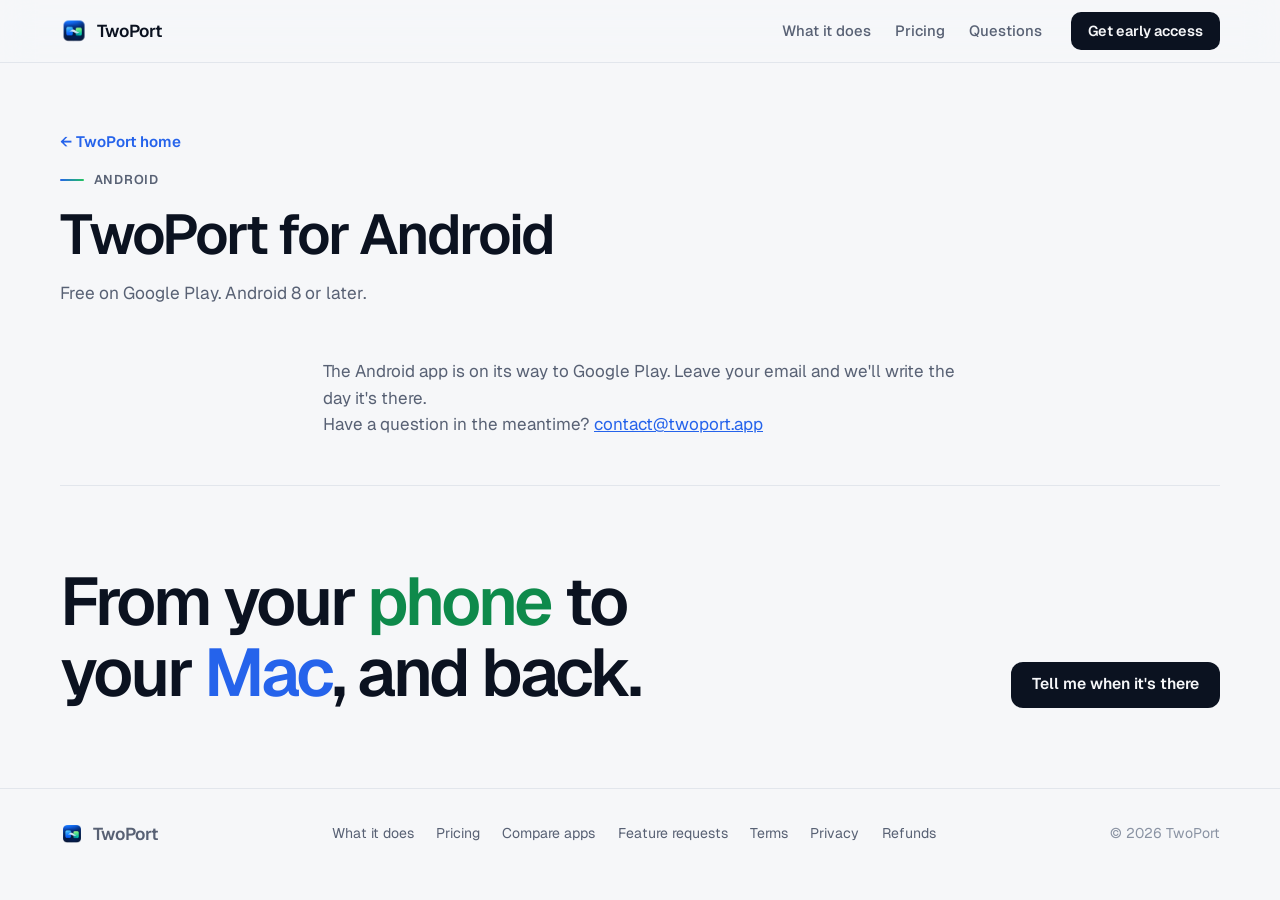
<file: android.html>
<!doctype html>
<html lang="en">
<head>
<meta charset="utf-8">
<meta name="viewport" content="width=device-width, initial-scale=1, viewport-fit=cover">
<meta name="color-scheme" content="only light">
<meta name="robots" content="noindex">
<title>TwoPort for Android</title>
<!-- The Mac app's first-run pairing ("Get TwoPort on your phone · Google
     Play") and twoport.app/pair open twoport.app/android, so where it leads
     can change without an app update. LIVE = true on launch day, once the
     Play listing is public; until then the page says it's coming. -->
<script>
  var LIVE = false;
  var PLAY = "https://play.google.com/store/apps/details?id=app.twoport.android";
  if (LIVE) location.replace(PLAY);
</script>
<link rel="icon" type="image/png" href="assets/favicon.png">
<link rel="preconnect" href="https://fonts.googleapis.com">
<link rel="preconnect" href="https://fonts.gstatic.com" crossorigin>
<link rel="stylesheet" href="https://fonts.googleapis.com/css2?family=Geist:wght@400;500;600;700&family=Geist+Mono:wght@400;500&display=swap">
<link rel="stylesheet" href="assets/site.css">
</head>
<body>

<header class="nav">
  <div class="wrap nav-in">
    <a class="brand" href="./"><img src="assets/app-icon.png" alt="" width="28" height="28">TwoPort</a>
    <nav class="nav-links" aria-label="Sections">
      <a href="./#demo">What it does</a>
      <a href="./#pricing">Pricing</a>
      <a href="./#faq">Questions</a>
    </nav>
    <a class="btn btn-primary" href="./#early-access">Get early access</a>
  </div>
</header>

<main id="top">
  <section class="page-hero">
    <div class="wrap">
      <a class="back" href="./">← TwoPort home</a>
      <span class="kicker">Android</span>
      <h1>TwoPort for Android</h1>
      <p class="lede">Free on Google Play. Android 8 or later.</p>
    </div>
  </section>

  <section class="wrap legal">
    <p>The Android app is on its way to Google Play. Leave your email and we'll write the day it's there.</p>
    <p>Have a question in the meantime? <a href="mailto:contact@twoport.app">contact@twoport.app</a></p>
  </section>

  <section class="wrap">
    <div class="closing">
      <h2>From your <span class="phone-word">phone</span> to your <span class="mac-word">Mac</span>, and back.</h2>
      <div class="cta-row"><a class="btn btn-primary" href="./#early-access">Tell me when it's there</a></div>
    </div>
  </section>
</main>

<footer>
  <div class="wrap foot">
    <a class="brand" href="./"><img src="assets/app-icon.png" alt="" width="24" height="24" style="width:24px;height:24px">TwoPort</a>
    <nav aria-label="Footer"><a href="./#demo">What it does</a><a href="./#pricing">Pricing</a><a href="compare.html">Compare apps</a><a href="requests.html">Feature requests</a><a href="terms.html">Terms</a><a href="privacy.html">Privacy</a><a href="refund.html">Refunds</a></nav>
    <span>© 2026 TwoPort</span>
  </div>
</footer>

<script src="assets/site.js"></script>
</body>
</html>
</file>
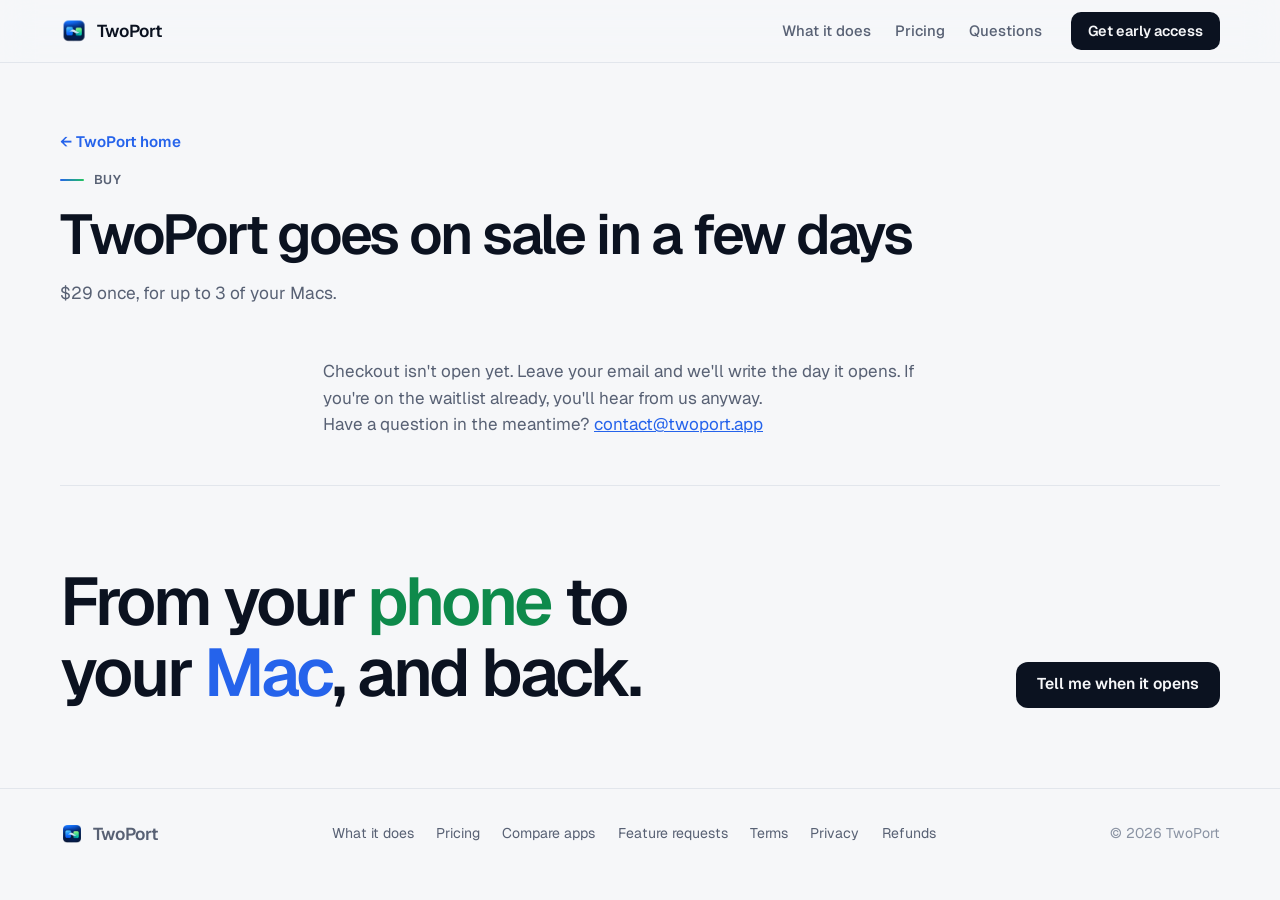
<file: buy.html>
<!doctype html>
<html lang="en">
<head>
<meta charset="utf-8">
<meta name="viewport" content="width=device-width, initial-scale=1, viewport-fit=cover">
<meta name="color-scheme" content="only light">
<meta name="robots" content="noindex">
<title>Buy TwoPort</title>
<!-- The Mac app's Buy button opens twoport.app/buy, so the checkout link
     lives here and can change without an app update. PRODUCT = the live
     "TwoPort for Mac" pdt_… from Dodo; until it's set the page says when.
     twoport.app/buy?test goes to Dodo's test checkout instead (test cards;
     its keys only work in Debug builds). After paying, Dodo sends people to
     twoport.app/thanks with the key. Anything else in the address (e.g.
     ?email=… from a launch email) is passed on to the checkout. -->
<script>
  // Live: pdt_0NpNVgDzJ6oGmlAXGcAbG. Goes in PRODUCT on launch day, with the
  // release DMG (whose app accepts live keys); until then /buy says "soon".
  var PRODUCT = "";
  var TEST_PRODUCT = "pdt_0NpNV3YjWl3tXCnGPa3Ub";
  (function () {
    var q = new URLSearchParams(location.search);
    var test = q.has('test');
    q.delete('test');
    var product = test ? TEST_PRODUCT : PRODUCT;
    if (!product) return;
    var u = new URL((test ? 'https://test.checkout.dodopayments.com/buy/' : 'https://checkout.dodopayments.com/buy/') + product);
    q.forEach(function (v, k) { u.searchParams.set(k, v); });
    // Last, so a crafted link can't send the buyer (and their key) elsewhere.
    u.searchParams.set('quantity', '1');
    u.searchParams.set('redirect_url', 'https://twoport.app/thanks');
    location.replace(u.toString());
  })();
</script>
<link rel="icon" type="image/png" href="assets/favicon.png">
<link rel="preconnect" href="https://fonts.googleapis.com">
<link rel="preconnect" href="https://fonts.gstatic.com" crossorigin>
<link rel="stylesheet" href="https://fonts.googleapis.com/css2?family=Geist:wght@400;500;600;700&family=Geist+Mono:wght@400;500&display=swap">
<link rel="stylesheet" href="assets/site.css">
</head>
<body>

<header class="nav">
  <div class="wrap nav-in">
    <a class="brand" href="./"><img src="assets/app-icon.png" alt="" width="28" height="28">TwoPort</a>
    <nav class="nav-links" aria-label="Sections">
      <a href="./#demo">What it does</a>
      <a href="./#pricing">Pricing</a>
      <a href="./#faq">Questions</a>
    </nav>
    <a class="btn btn-primary" href="./#early-access">Get early access</a>
  </div>
</header>

<main id="top">
  <section class="page-hero">
    <div class="wrap">
      <a class="back" href="./">← TwoPort home</a>
      <span class="kicker">Buy</span>
      <h1>TwoPort goes on sale in a few days</h1>
      <p class="lede">$29 once, for up to 3 of your Macs.</p>
    </div>
  </section>

  <section class="wrap legal">
    <p>Checkout isn't open yet. Leave your email and we'll write the day it opens. If you're on the waitlist already, you'll hear from us anyway.</p>
    <p>Have a question in the meantime? <a href="mailto:contact@twoport.app">contact@twoport.app</a></p>
  </section>

  <section class="wrap">
    <div class="closing">
      <h2>From your <span class="phone-word">phone</span> to your <span class="mac-word">Mac</span>, and back.</h2>
      <div class="cta-row"><a class="btn btn-primary" href="./#early-access">Tell me when it opens</a></div>
    </div>
  </section>
</main>

<footer>
  <div class="wrap foot">
    <a class="brand" href="./"><img src="assets/app-icon.png" alt="" width="24" height="24" style="width:24px;height:24px">TwoPort</a>
    <nav aria-label="Footer"><a href="./#demo">What it does</a><a href="./#pricing">Pricing</a><a href="compare.html">Compare apps</a><a href="requests.html">Feature requests</a><a href="terms.html">Terms</a><a href="privacy.html">Privacy</a><a href="refund.html">Refunds</a></nav>
    <span>© 2026 TwoPort</span>
  </div>
</footer>

<script src="assets/site.js"></script>
</body>
</html>
</file>
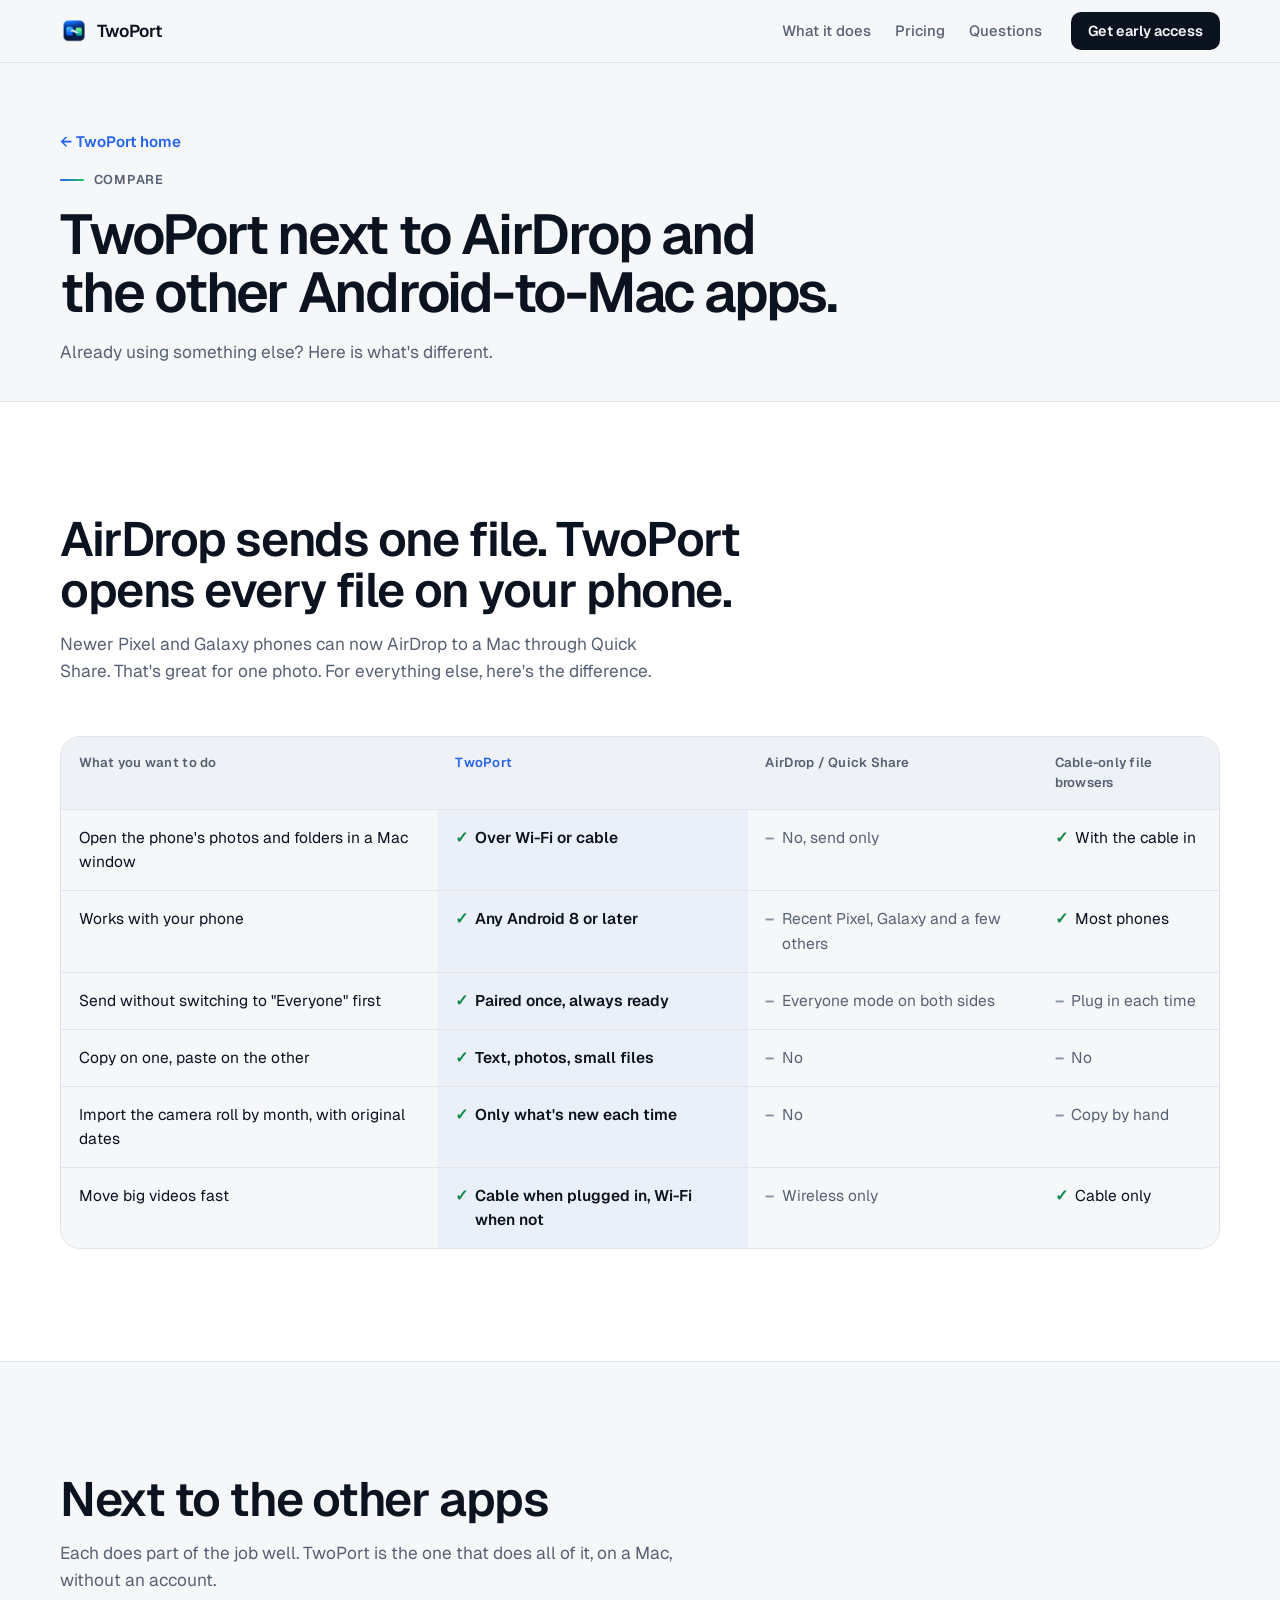
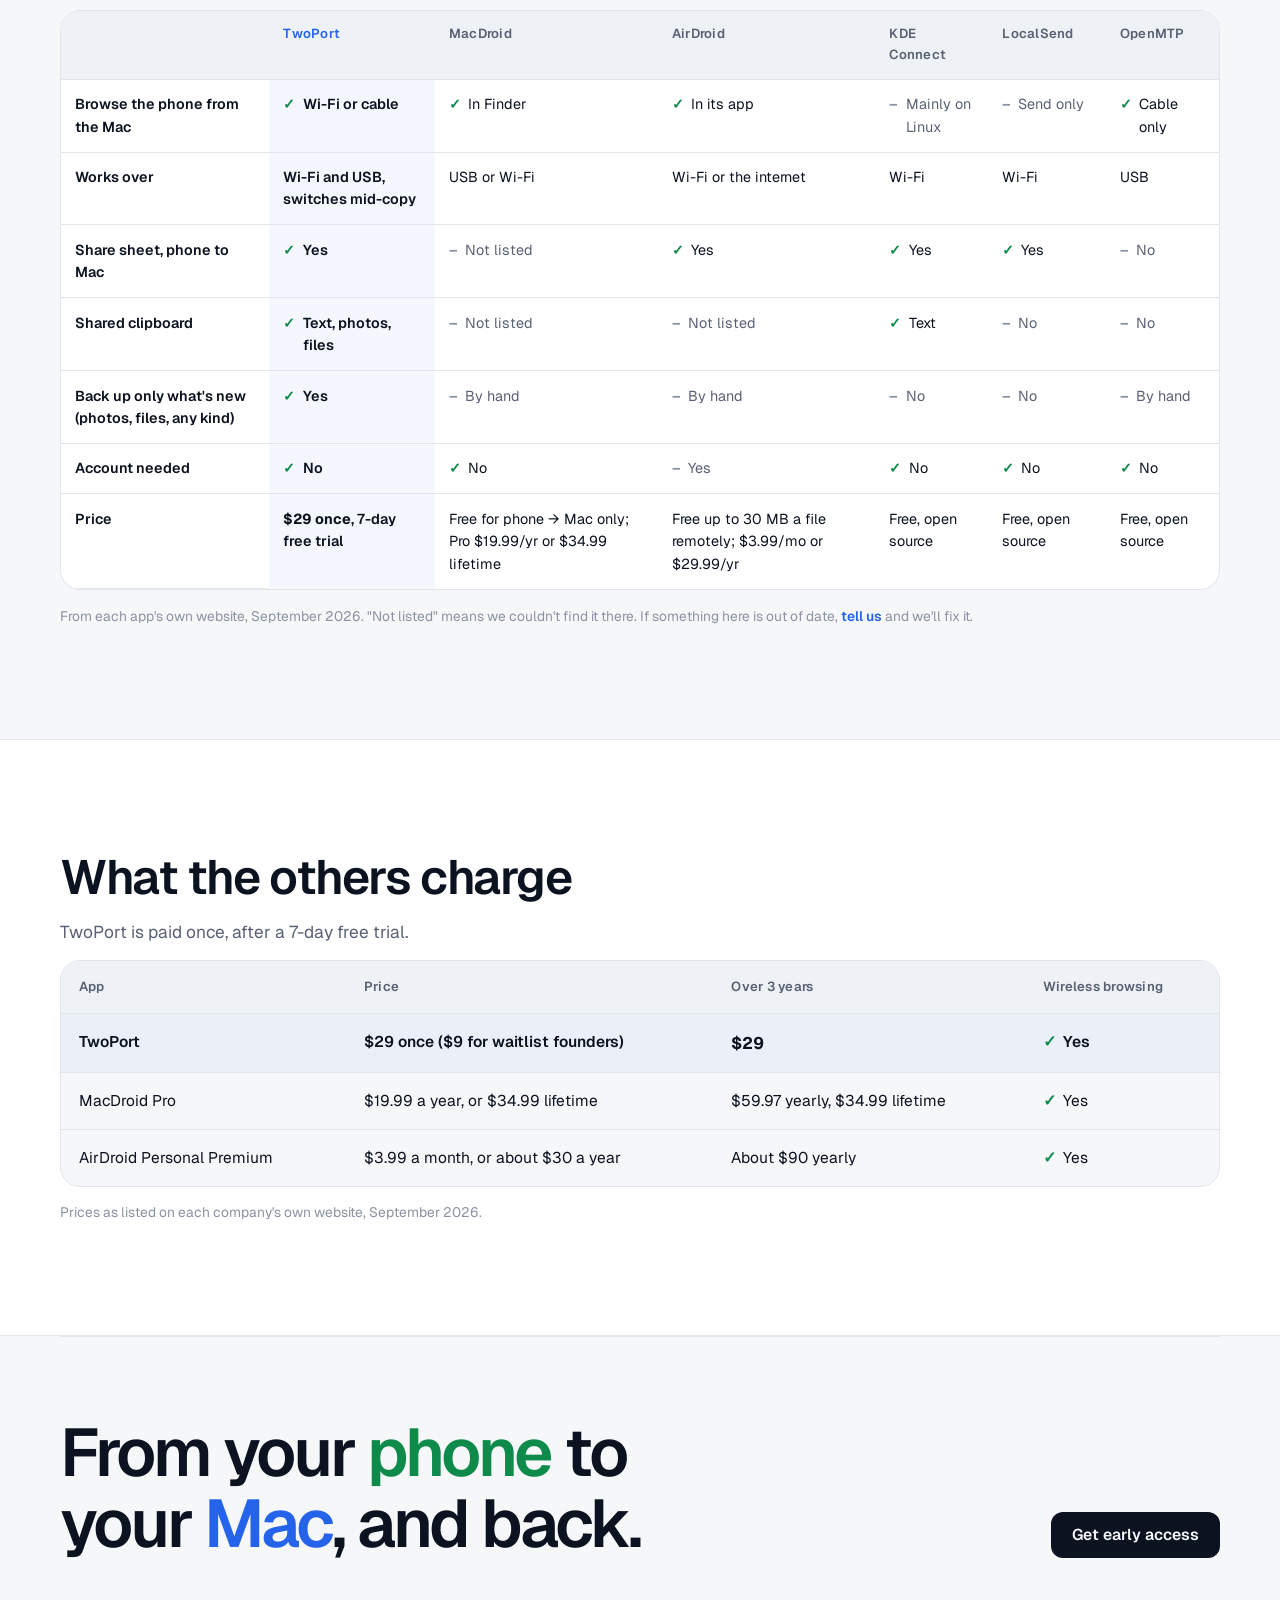
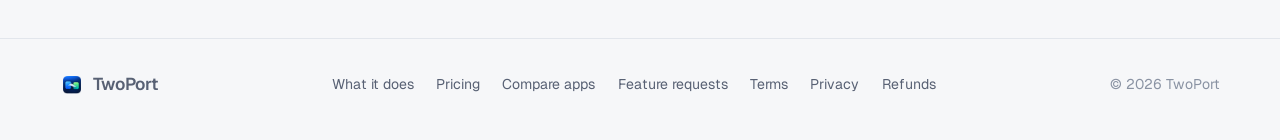
<file: compare.html>
<!doctype html>
<html lang="en">
<head>
<meta charset="utf-8">
<meta name="viewport" content="width=device-width, initial-scale=1, viewport-fit=cover">
<meta name="color-scheme" content="only light">
<title>Compare TwoPort</title>
<meta name="description" content="How TwoPort compares with AirDrop, Quick Share, MacDroid, AirDroid, KDE Connect, LocalSend and OpenMTP for moving files between Android and a Mac.">
<link rel="icon" type="image/png" href="assets/favicon.png">
<link rel="canonical" href="https://twoport.app/compare.html">
<meta property="og:type" content="website">
<meta property="og:url" content="https://twoport.app/compare.html">
<meta property="og:title" content="TwoPort next to AirDrop and other Android-to-Mac apps">
<meta property="og:description" content="How TwoPort compares with AirDrop, Quick Share, MacDroid, AirDroid, KDE Connect, LocalSend and OpenMTP for moving files between Android and a Mac.">
<meta property="og:image" content="https://twoport.app/assets/app-icon.png">
<meta name="twitter:card" content="summary">
<link rel="preconnect" href="https://fonts.googleapis.com">
<link rel="preconnect" href="https://fonts.gstatic.com" crossorigin>
<link rel="stylesheet" href="https://fonts.googleapis.com/css2?family=Geist:wght@400;500;600;700&family=Geist+Mono:wght@400;500&display=swap">
<link rel="stylesheet" href="assets/site.css">
</head>
<body>

<header class="nav">
  <div class="wrap nav-in">
    <a class="brand" href="./"><img src="assets/app-icon.png" alt="" width="28" height="28">TwoPort</a>
    <nav class="nav-links" aria-label="Sections">
      <a href="./#demo">What it does</a>
      <a href="./#pricing">Pricing</a>
      <a href="./#faq">Questions</a>
    </nav>
    <a class="btn btn-primary" href="./#early-access">Get early access</a>
  </div>
</header>

<main id="top">
  <section class="page-hero">
    <div class="wrap">
      <a class="back" href="./">← TwoPort home</a>
      <span class="kicker">Compare</span>
      <h1>TwoPort next to AirDrop and the other Android-to-Mac apps.</h1>
      <p class="lede">Already using something else? Here is what's different.</p>
    </div>
  </section>

  <section id="airdrop" class="section band band-surface">
    <div class="wrap">
      <div class="head">
        <h2>AirDrop sends one file. TwoPort opens every file on your phone.</h2>
        <p class="lede">Newer Pixel and Galaxy phones can now AirDrop to a Mac through Quick Share. That's great for one photo. For everything else, here's the difference.</p>
      </div>
      <div class="compare-scroll">
        <table>
          <thead><tr><th scope="col">What you want to do</th><th scope="col" class="us">TwoPort</th><th scope="col">AirDrop / Quick Share</th><th scope="col">Cable-only file browsers</th></tr></thead>
          <tbody>
            <tr><td>Open the phone's photos and folders in a Mac window</td><td class="us"><span class="yes">Over Wi-Fi or cable</span></td><td><span class="no">No, send only</span></td><td><span class="yes">With the cable in</span></td></tr>
            <tr><td>Works with your phone</td><td class="us"><span class="yes">Any Android 8 or later</span></td><td><span class="no">Recent Pixel, Galaxy and a few others</span></td><td><span class="yes">Most phones</span></td></tr>
            <tr><td>Send without switching to "Everyone" first</td><td class="us"><span class="yes">Paired once, always ready</span></td><td><span class="no">Everyone mode on both sides</span></td><td><span class="no">Plug in each time</span></td></tr>
            <tr><td>Copy on one, paste on the other</td><td class="us"><span class="yes">Text, photos, small files</span></td><td><span class="no">No</span></td><td><span class="no">No</span></td></tr>
            <tr><td>Import the camera roll by month, with original dates</td><td class="us"><span class="yes">Only what's new each time</span></td><td><span class="no">No</span></td><td><span class="no">Copy by hand</span></td></tr>
            <tr><td>Move big videos fast</td><td class="us"><span class="yes">Cable when plugged in, Wi-Fi when not</span></td><td><span class="no">Wireless only</span></td><td><span class="yes">Cable only</span></td></tr>
          </tbody>
        </table>
      </div>
    </div>
  </section>

  <section id="apps" class="section">
    <div class="wrap">
      <div class="bench folded" id="bench">
        <div class="head" style="margin:0">
          <h2>Next to the other apps</h2>
          <p class="lede">Each does part of the job well. TwoPort is the one that does all of it, on a Mac, without an account.</p>
        </div>
        <div class="compare-scroll">
          <table class="bench-table">
            <thead><tr><th scope="col"></th><th scope="col" class="us">TwoPort</th><th scope="col">MacDroid</th><th scope="col">AirDroid</th><th scope="col">KDE Connect</th><th scope="col">LocalSend</th><th scope="col">OpenMTP</th></tr></thead>
            <tbody>
              <tr><th scope="row">Browse the phone from the Mac</th><td class="us"><span class="yes">Wi-Fi or cable</span></td><td><span class="yes">In Finder</span></td><td><span class="yes">In its app</span></td><td><span class="no">Mainly on Linux</span></td><td><span class="no">Send only</span></td><td><span class="yes">Cable only</span></td></tr>
              <tr><th scope="row">Works over</th><td class="us">Wi-Fi and USB, switches mid-copy</td><td>USB or Wi-Fi</td><td>Wi-Fi or the internet</td><td>Wi-Fi</td><td>Wi-Fi</td><td>USB</td></tr>
              <tr><th scope="row">Share sheet, phone to Mac</th><td class="us"><span class="yes">Yes</span></td><td><span class="no">Not listed</span></td><td><span class="yes">Yes</span></td><td><span class="yes">Yes</span></td><td><span class="yes">Yes</span></td><td><span class="no">No</span></td></tr>
              <tr><th scope="row">Shared clipboard</th><td class="us"><span class="yes">Text, photos, files</span></td><td><span class="no">Not listed</span></td><td><span class="no">Not listed</span></td><td><span class="yes">Text</span></td><td><span class="no">No</span></td><td><span class="no">No</span></td></tr>
              <tr><th scope="row">Back up only what's new (photos, files, any kind)</th><td class="us"><span class="yes">Yes</span></td><td><span class="no">By hand</span></td><td><span class="no">By hand</span></td><td><span class="no">No</span></td><td><span class="no">No</span></td><td><span class="no">By hand</span></td></tr>
              <tr><th scope="row">Account needed</th><td class="us"><span class="yes">No</span></td><td><span class="yes">No</span></td><td><span class="no">Yes</span></td><td><span class="yes">No</span></td><td><span class="yes">No</span></td><td><span class="yes">No</span></td></tr>
              <tr><th scope="row">Price</th><td class="us"><b>$29 once</b>, 7-day free trial</td><td>Free for phone → Mac only; Pro $19.99/yr or $34.99 lifetime</td><td>Free up to 30 MB a file remotely; $3.99/mo or $29.99/yr</td><td>Free, open source</td><td>Free, open source</td><td>Free, open source</td></tr>
            </tbody>
          </table>
        </div>
        <button class="btn btn-quiet more" type="button" id="bench-more">Show all 7 comparisons</button>
        <p class="fine">From each app's own website, September 2026. "Not listed" means we couldn't find it there. If something here is out of date, <a class="link" href="requests.html">tell us</a> and we'll fix it.</p>
      </div>
    </div>
  </section>

  <section id="prices" class="section band band-surface">
    <div class="wrap">
      <div class="rivals" style="margin:0">
        <div class="head" style="margin:0"><h2>What the others charge</h2><p class="lede">TwoPort is paid once, after a 7-day free trial.</p></div>
        <div class="compare-scroll">
          <table class="price-table">
            <thead><tr><th scope="col">App</th><th scope="col">Price</th><th scope="col">Over 3 years</th><th scope="col">Wireless browsing</th></tr></thead>
            <tbody>
              <tr class="us-row"><td>TwoPort</td><td>$29 once ($9 for waitlist founders)</td><td><b>$29</b></td><td><span class="yes">Yes</span></td></tr>
              <tr><td>MacDroid Pro</td><td>$19.99 a year, or $34.99 lifetime</td><td>$59.97 yearly, $34.99 lifetime</td><td><span class="yes">Yes</span></td></tr>
              <tr><td>AirDroid Personal Premium</td><td>$3.99 a month, or about $30 a year</td><td>About $90 yearly</td><td><span class="yes">Yes</span></td></tr>
            </tbody>
          </table>
        </div>
        <p class="fine">Prices as listed on each company's own website, September 2026.</p>
      </div>
    </div>
  </section>

  <section class="wrap">
    <div class="closing">
      <h2>From your <span class="phone-word">phone</span> to your <span class="mac-word">Mac</span>, and back.</h2>
      <div class="cta-row"><a class="btn btn-primary" href="./#early-access">Get early access</a></div>
    </div>
  </section>
</main>

<footer>
  <div class="wrap foot">
    <a class="brand" href="./"><img src="assets/app-icon.png" alt="" width="24" height="24" style="width:24px;height:24px">TwoPort</a>
    <nav aria-label="Footer"><a href="./#demo">What it does</a><a href="./#pricing">Pricing</a><a href="compare.html">Compare apps</a><a href="requests.html">Feature requests</a><a href="terms.html">Terms</a><a href="privacy.html">Privacy</a><a href="refund.html">Refunds</a></nav>
    <span>© 2026 TwoPort</span>
  </div>
</footer>

<script src="assets/site.js"></script>
</body>
</html>
</file>
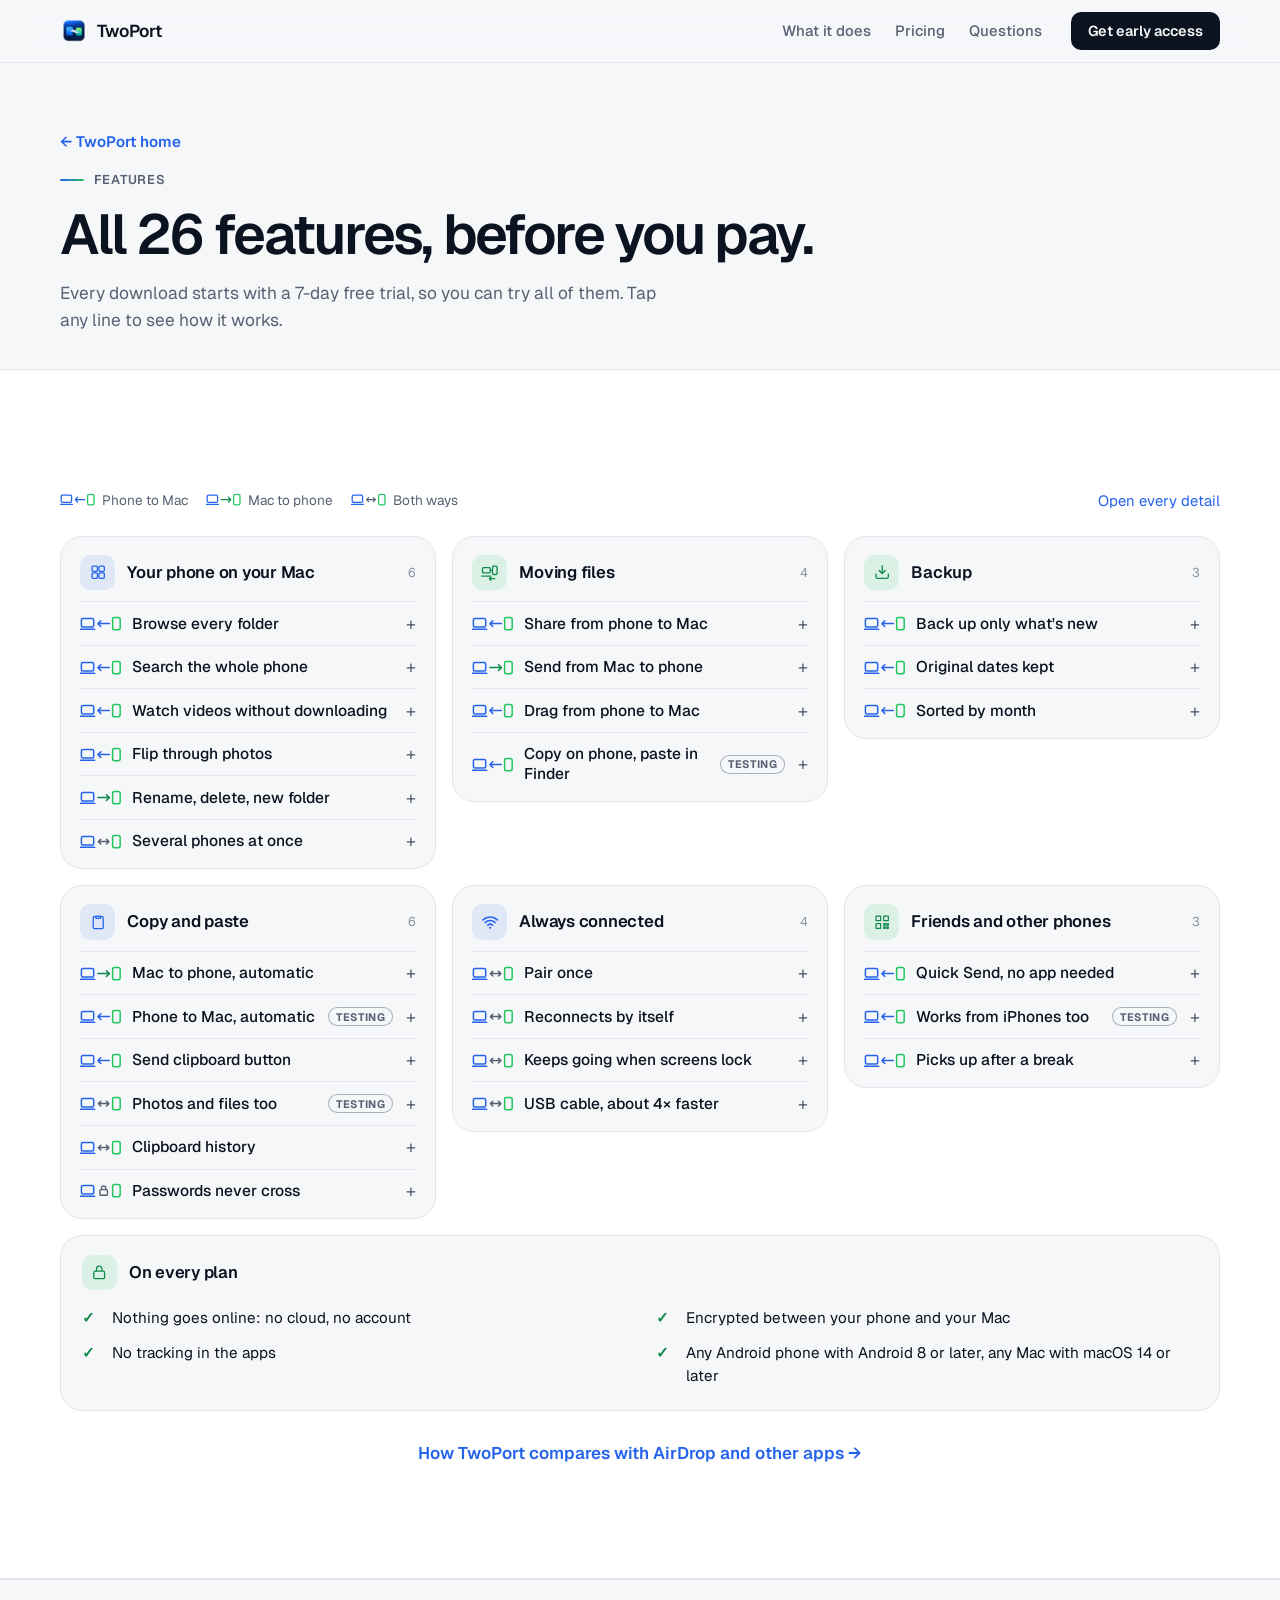
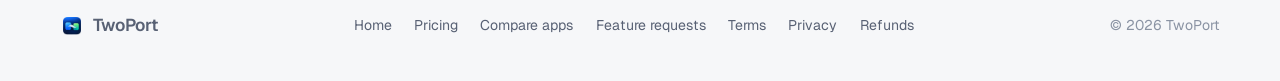
<file: features.html>
<!doctype html>
<html lang="en">
<head>
<meta charset="utf-8">
<meta name="viewport" content="width=device-width, initial-scale=1, viewport-fit=cover">
<meta name="color-scheme" content="only light">
<title>TwoPort features</title>
<meta name="description" content="Everything TwoPort does between your Android phone and your Mac: browse and search the phone, move files both ways, back up photos and files, copy and paste, and more.">
<link rel="icon" type="image/png" href="assets/favicon.png">
<link rel="canonical" href="https://twoport.app/features.html">
<meta property="og:type" content="website">
<meta property="og:url" content="https://twoport.app/features.html">
<meta property="og:title" content="Everything TwoPort does">
<meta property="og:description" content="Everything TwoPort does between your Android phone and your Mac.">
<meta property="og:image" content="https://twoport.app/assets/app-icon.png">
<meta name="twitter:card" content="summary">
<link rel="preconnect" href="https://fonts.googleapis.com">
<link rel="preconnect" href="https://fonts.gstatic.com" crossorigin>
<link rel="stylesheet" href="https://fonts.googleapis.com/css2?family=Geist:wght@400;500;600;700&family=Geist+Mono:wght@400;500&display=swap">
<link rel="stylesheet" href="assets/site.css">
</head>
<body>

<svg width="0" height="0" style="position:absolute" aria-hidden="true">
  <defs>
    <symbol id="phone" viewBox="0 0 24 24"><rect x="6.5" y="2.5" width="11" height="19" rx="2.5" fill="none" stroke="currentColor" stroke-width="1.7"/><path d="M10.5 18.5h3" stroke="currentColor" stroke-width="1.7" stroke-linecap="round"/></symbol>
    <symbol id="lock" viewBox="0 0 24 24"><rect x="5" y="10.5" width="14" height="10" rx="2" fill="none" stroke="currentColor" stroke-width="1.7"/><path d="M8.5 10.5V7.5a3.5 3.5 0 017 0v3" fill="none" stroke="currentColor" stroke-width="1.7"/></symbol>
    <symbol id="qr" viewBox="0 0 24 24"><path d="M4 4h6v6H4zM14 4h6v6h-6zM4 14h6v6H4zM14 14h2v2h-2zM18 14h2v2h-2zM14 18h2v2h-2zM18 18h2v2h-2z" fill="none" stroke="currentColor" stroke-width="1.6" stroke-linejoin="round"/></symbol>
    <symbol id="clip" viewBox="0 0 24 24"><rect x="5.5" y="4.5" width="13" height="16" rx="2" fill="none" stroke="currentColor" stroke-width="1.7"/><path d="M9 4.5h6v2.5H9z" fill="none" stroke="currentColor" stroke-width="1.7" stroke-linejoin="round"/></symbol>
    <symbol id="img" viewBox="0 0 24 24"><rect x="3.5" y="4.5" width="17" height="15" rx="2.5" fill="none" stroke="currentColor" stroke-width="1.7"/><circle cx="9" cy="10" r="1.8" fill="currentColor"/><path d="M4 17l5-4.5 4 3.5 3-2.5 4 3.5" fill="none" stroke="currentColor" stroke-width="1.7" stroke-linejoin="round"/></symbol>
    <symbol id="wifi" viewBox="0 0 24 24"><path d="M2.5 9a14 14 0 0119 0M5.5 12.5a9.5 9.5 0 0113 0M8.7 16a5 5 0 016.6 0" fill="none" stroke="currentColor" stroke-width="2" stroke-linecap="round"/><circle cx="12" cy="19.3" r="1.4" fill="currentColor"/></symbol>
    <symbol id="grid4" viewBox="0 0 24 24"><rect x="4" y="4" width="7" height="7" rx="1.5" fill="none" stroke="currentColor" stroke-width="1.7"/><rect x="13" y="4" width="7" height="7" rx="1.5" fill="none" stroke="currentColor" stroke-width="1.7"/><rect x="4" y="13" width="7" height="7" rx="1.5" fill="none" stroke="currentColor" stroke-width="1.7"/><rect x="13" y="13" width="7" height="7" rx="1.5" fill="none" stroke="currentColor" stroke-width="1.7"/></symbol>
    <symbol id="to-mac" viewBox="0 0 24 24"><rect x="15" y="4" width="6" height="11" rx="1.5" fill="none" stroke="currentColor" stroke-width="1.7"/><rect x="2" y="6" width="10" height="7" rx="1.2" fill="none" stroke="currentColor" stroke-width="1.7"/><path d="M1 17h12M14 9.5h-1.5" stroke="currentColor" stroke-width="1.7" stroke-linecap="round"/><path d="M18 20.5h-7M13 18.5l-2 2 2 2" fill="none" stroke="currentColor" stroke-width="1.7" stroke-linecap="round" stroke-linejoin="round"/></symbol>
    <symbol id="to-phone" viewBox="0 0 24 24"><rect x="2" y="6" width="10" height="7" rx="1.2" fill="none" stroke="currentColor" stroke-width="1.7"/><path d="M1 17h12" stroke="currentColor" stroke-width="1.7" stroke-linecap="round"/><rect x="15" y="4" width="6" height="11" rx="1.5" fill="none" stroke="currentColor" stroke-width="1.7"/><path d="M11 20.5h7M16 18.5l2 2-2 2" fill="none" stroke="currentColor" stroke-width="1.7" stroke-linecap="round" stroke-linejoin="round"/></symbol>
    <symbol id="backup" viewBox="0 0 24 24"><path d="M12 3.5v10M8 9.8l4 4 4-4" fill="none" stroke="currentColor" stroke-width="1.7" stroke-linecap="round" stroke-linejoin="round"/><path d="M4 14.5v3.5A2 2 0 006 20h12a2 2 0 002-2v-3.5" fill="none" stroke="currentColor" stroke-width="1.7" stroke-linecap="round"/></symbol>
    <!-- Direction glyphs for the feature list: the Mac (blue) on the left, the phone (green) on the right, as on the demo stage. -->
    <symbol id="d-mac" viewBox="0 0 44 16"><rect x="1.5" y="2.5" width="13" height="9" rx="1.6" fill="none" style="stroke: var(--mac)" stroke-width="1.6"/><path d="M.5 14h15" style="stroke: var(--mac)" stroke-width="1.6" stroke-linecap="round"/><rect x="34.5" y="1.5" width="8" height="13" rx="2" fill="none" style="stroke: var(--phone-fill)" stroke-width="1.6"/></symbol>
    <symbol id="d-tomac" viewBox="0 0 44 16"><use href="#d-mac"/><path d="M31 8H19M22 5l-3 3 3 3" fill="none" style="stroke: var(--mac)" stroke-width="1.6" stroke-linecap="round" stroke-linejoin="round"/></symbol>
    <symbol id="d-tophone" viewBox="0 0 44 16"><use href="#d-mac"/><path d="M19 8h12M28 5l3 3-3 3" fill="none" style="stroke: var(--phone)" stroke-width="1.6" stroke-linecap="round" stroke-linejoin="round"/></symbol>
    <symbol id="d-both" viewBox="0 0 44 16"><use href="#d-mac"/><path d="M19.5 8h11M22 5.5L19.5 8 22 10.5M28 5.5l2.5 2.5-2.5 2.5" fill="none" style="stroke: var(--muted)" stroke-width="1.6" stroke-linecap="round" stroke-linejoin="round"/></symbol>
    <symbol id="d-lock" viewBox="0 0 44 16"><use href="#d-mac"/><rect x="21" y="7" width="8" height="6" rx="1.2" fill="none" style="stroke: var(--muted)" stroke-width="1.5"/><path d="M22.8 7V5.3a2.2 2.2 0 014.4 0V7" fill="none" style="stroke: var(--muted)" stroke-width="1.5"/></symbol>
  </defs>
</svg>

<header class="nav">
  <div class="wrap nav-in">
    <a class="brand" href="./"><img src="assets/app-icon.png" alt="" width="28" height="28">TwoPort</a>
    <nav class="nav-links" aria-label="Sections">
      <a href="./#demo">What it does</a>
      <a href="./#pricing">Pricing</a>
      <a href="./#faq">Questions</a>
    </nav>
    <a class="btn btn-primary" href="./#early-access">Get early access</a>
  </div>
</header>

<main id="top">
  <section class="page-hero">
    <div class="wrap">
      <a class="back" href="./">← TwoPort home</a>
      <span class="kicker">Features</span>
      <h1>All <span data-count="all">26</span> features, before you pay.</h1>
      <p class="lede">Every download starts with a 7-day free trial, so you can try all of them. Tap any line to see how it works.</p>
    </div>
  </section>

  <section id="features" class="section band band-surface">
    <div class="wrap">
      <div class="ftools">
        <div class="legend" aria-hidden="true">
          <span><svg class="dir"><use href="#d-tomac"/></svg>Phone to Mac</span>
          <span><svg class="dir"><use href="#d-tophone"/></svg>Mac to phone</span>
          <span><svg class="dir"><use href="#d-both"/></svg>Both ways</span>
        </div>
        <button type="button" class="link open-all" aria-pressed="false">Open every detail</button>
      </div>
      <div class="fgrid" id="fgrid">
        <article class="fgroup">
          <header class="fgroup-head"><span class="ico blue"><svg><use href="#grid4"/></svg></span><h3>Your phone on your Mac</h3><span class="fgroup-n">6</span></header>
          <details class="fx"><summary><svg class="dir" role="img" aria-label="Phone to Mac"><use href="#d-tomac"/></svg><span class="fx-name">Browse every folder</span></summary><p>Your phone opens in a TwoPort window on your Mac: Camera, Downloads, WhatsApp, every folder.</p></details>
          <details class="fx"><summary><svg class="dir" role="img" aria-label="Phone to Mac"><use href="#d-tomac"/></svg><span class="fx-name">Search the whole phone</span></summary><p>Type a name, or ask for every video on the phone, newest first.</p></details>
          <details class="fx"><summary><svg class="dir" role="img" aria-label="Phone to Mac"><use href="#d-tomac"/></svg><span class="fx-name">Watch videos without downloading</span></summary><p>Double-click a video and it plays straight from the phone. Save a copy only if you want one.</p></details>
          <details class="fx"><summary><svg class="dir" role="img" aria-label="Phone to Mac"><use href="#d-tomac"/></svg><span class="fx-name">Flip through photos</span></summary><p>A gallery view you page through with the arrow keys.</p></details>
          <details class="fx"><summary><svg class="dir" role="img" aria-label="Mac to phone"><use href="#d-tophone"/></svg><span class="fx-name">Rename, delete, new folder</span></summary><p>Tidy up the phone from your Mac&#x27;s keyboard.</p></details>
          <details class="fx"><summary><svg class="dir" role="img" aria-label="Both ways"><use href="#d-both"/></svg><span class="fx-name">Several phones at once</span></summary><p>Yours, a work phone, the family&#x27;s. Each one shows up by name.</p></details>
        </article>
        <article class="fgroup">
          <header class="fgroup-head"><span class="ico green"><svg><use href="#to-mac"/></svg></span><h3>Moving files</h3><span class="fgroup-n">4</span></header>
          <details class="fx"><summary><svg class="dir" role="img" aria-label="Phone to Mac"><use href="#d-tomac"/></svg><span class="fx-name">Share from phone to Mac</span></summary><p>In any app, tap Share, then TwoPort. It lands in your Mac&#x27;s Downloads a second later.</p></details>
          <details class="fx"><summary><svg class="dir" role="img" aria-label="Mac to phone"><use href="#d-tophone"/></svg><span class="fx-name">Send from Mac to phone</span></summary><p>Right-click files in Finder, or drop them on TwoPort in the menu bar.</p></details>
          <details class="fx"><summary><svg class="dir" role="img" aria-label="Phone to Mac"><use href="#d-tomac"/></svg><span class="fx-name">Drag from phone to Mac</span></summary><p>Drag photos and files out of the TwoPort window into any folder on your Mac.</p></details>
          <details class="fx"><summary><svg class="dir" role="img" aria-label="Phone to Mac"><use href="#d-tomac"/></svg><span class="fx-name">Copy on phone, paste in Finder</span><span class="tier testing">Testing</span></summary><p>Press ⌘C in the TwoPort window and ⌘V in any Finder folder. Nothing downloads until you paste. <span class="testing-note">We're still testing this one on more phones.</span></p></details>
        </article>
        <article class="fgroup">
          <header class="fgroup-head"><span class="ico green"><svg><use href="#backup"/></svg></span><h3>Backup</h3><span class="fgroup-n">3</span></header>
          <details class="fx"><summary><svg class="dir" role="img" aria-label="Phone to Mac"><use href="#d-tomac"/></svg><span class="fx-name">Back up only what&#x27;s new</span></summary><p>Photos, videos, documents, music, apps, any file: you pick the kinds and folders. One click brings over what&#x27;s new. Nothing is copied twice.</p></details>
          <details class="fx"><summary><svg class="dir" role="img" aria-label="Phone to Mac"><use href="#d-tomac"/></svg><span class="fx-name">Original dates kept</span></summary><p>Photos and files keep the day they were made, not the day they were copied.</p></details>
          <details class="fx"><summary><svg class="dir" role="img" aria-label="Phone to Mac"><use href="#d-tomac"/></svg><span class="fx-name">Sorted by month</span></summary><p>Photos and videos in one folder per month; other files keep the phone&#x27;s folders. Or pick your own folder.</p></details>
        </article>
        <article class="fgroup">
          <header class="fgroup-head"><span class="ico blue"><svg><use href="#clip"/></svg></span><h3>Copy and paste</h3><span class="fgroup-n">6</span></header>
          <details class="fx"><summary><svg class="dir" role="img" aria-label="Mac to phone"><use href="#d-tophone"/></svg><span class="fx-name">Mac to phone, automatic</span></summary><p>Turn it on once on your Mac, then copy as usual. It&#x27;s already on your phone&#x27;s clipboard. Off by default, so your phone only gets what you choose to share.</p></details>
          <details class="fx"><summary><svg class="dir" role="img" aria-label="Phone to Mac"><use href="#d-tomac"/></svg><span class="fx-name">Phone to Mac, automatic</span><span class="tier testing">Testing</span></summary><p>Turn it on once in the phone app, then copy as usual and press ⌘V on your Mac. <span class="testing-note">We're still testing this one on more phones.</span></p></details>
          <details class="fx"><summary><svg class="dir" role="img" aria-label="Phone to Mac"><use href="#d-tomac"/></svg><span class="fx-name">Send clipboard button</span></summary><p>A button in your phone&#x27;s quick settings sends whatever you just copied.</p></details>
          <details class="fx"><summary><svg class="dir" role="img" aria-label="Both ways"><use href="#d-both"/></svg><span class="fx-name">Photos and files too</span><span class="tier testing">Testing</span></summary><p>Copy a screenshot on your Mac and paste it into a chat on your phone, and back. <span class="testing-note">We're still testing this one on more phones.</span></p></details>
          <details class="fx"><summary><svg class="dir" role="img" aria-label="Both ways"><use href="#d-both"/></svg><span class="fx-name">Clipboard history</span></summary><p>Everything you copied on either side, a click away on your Mac.</p></details>
          <details class="fx"><summary><svg class="dir" aria-hidden="true"><use href="#d-lock"/></svg><span class="fx-name">Passwords never cross</span></summary><p>Anything your phone or Mac marks as sensitive, like a password, stays where it is.</p></details>
        </article>
        <article class="fgroup">
          <header class="fgroup-head"><span class="ico blue"><svg><use href="#wifi"/></svg></span><h3>Always connected</h3><span class="fgroup-n">4</span></header>
          <details class="fx"><summary><svg class="dir" role="img" aria-label="Both ways"><use href="#d-both"/></svg><span class="fx-name">Pair once</span></summary><p>Scan a code once. After that, TwoPort finds your phone by itself.</p></details>
          <details class="fx"><summary><svg class="dir" role="img" aria-label="Both ways"><use href="#d-both"/></svg><span class="fx-name">Reconnects by itself</span></summary><p>Whenever your phone and Mac are on the same Wi-Fi. Nothing to tap.</p></details>
          <details class="fx"><summary><svg class="dir" role="img" aria-label="Both ways"><use href="#d-both"/></svg><span class="fx-name">Keeps going when screens lock</span></summary><p>Lock your phone or your Mac. A transfer carries on.</p></details>
          <details class="fx"><summary><svg class="dir" role="img" aria-label="Both ways"><use href="#d-both"/></svg><span class="fx-name">USB cable, about 4× faster</span></summary><p>Plug in and click Use USB once. Unplug any time and it carries on over Wi-Fi.</p></details>
        </article>
        <article class="fgroup">
          <header class="fgroup-head"><span class="ico green"><svg><use href="#qr"/></svg></span><h3>Friends and other phones</h3><span class="fgroup-n">3</span></header>
          <details class="fx"><summary><svg class="dir" role="img" aria-label="Phone to Mac"><use href="#d-tomac"/></svg><span class="fx-name">Quick Send, no app needed</span></summary><p>A friend scans a code with their phone&#x27;s camera and sends you photos from the web browser.</p></details>
          <details class="fx"><summary><svg class="dir" role="img" aria-label="Phone to Mac"><use href="#d-tomac"/></svg><span class="fx-name">Works from iPhones too</span><span class="tier testing">Testing</span></summary><p>From Safari. Big batches from an iPhone are still being tested.</p></details>
          <details class="fx"><summary><svg class="dir" role="img" aria-label="Phone to Mac"><use href="#d-tomac"/></svg><span class="fx-name">Picks up after a break</span></summary><p>If the Wi-Fi drops mid-way, a big batch carries on from where it stopped.</p></details>
        </article>
      </div>
      <div class="fbase">
        <div class="fcard">
          <h3><span class="ico green"><svg><use href="#lock"/></svg></span>On every plan</h3>
          <ul class="list">
            <li>Nothing goes online: no cloud, no account</li>
            <li>Encrypted between your phone and your Mac</li>
            <li>No tracking in the apps</li>
            <li>Any Android phone with Android 8 or later, any Mac with macOS 14 or later</li>
          </ul>
        </div>
      </div>
      <p class="center-link"><a class="link" href="compare.html">How TwoPort compares with AirDrop and other apps →</a></p>
    </div>
  </section>
</main>

<footer>
  <div class="wrap foot">
    <a class="brand" href="./"><img src="assets/app-icon.png" alt="" width="24" height="24" style="width:24px;height:24px">TwoPort</a>
    <nav aria-label="Footer"><a href="./">Home</a><a href="./#pricing">Pricing</a><a href="compare.html">Compare apps</a><a href="requests.html">Feature requests</a><a href="terms.html">Terms</a><a href="privacy.html">Privacy</a><a href="refund.html">Refunds</a></nav>
    <span>© 2026 TwoPort</span>
  </div>
</footer>

<script src="assets/site.js"></script>
</body>
</html>
</file>
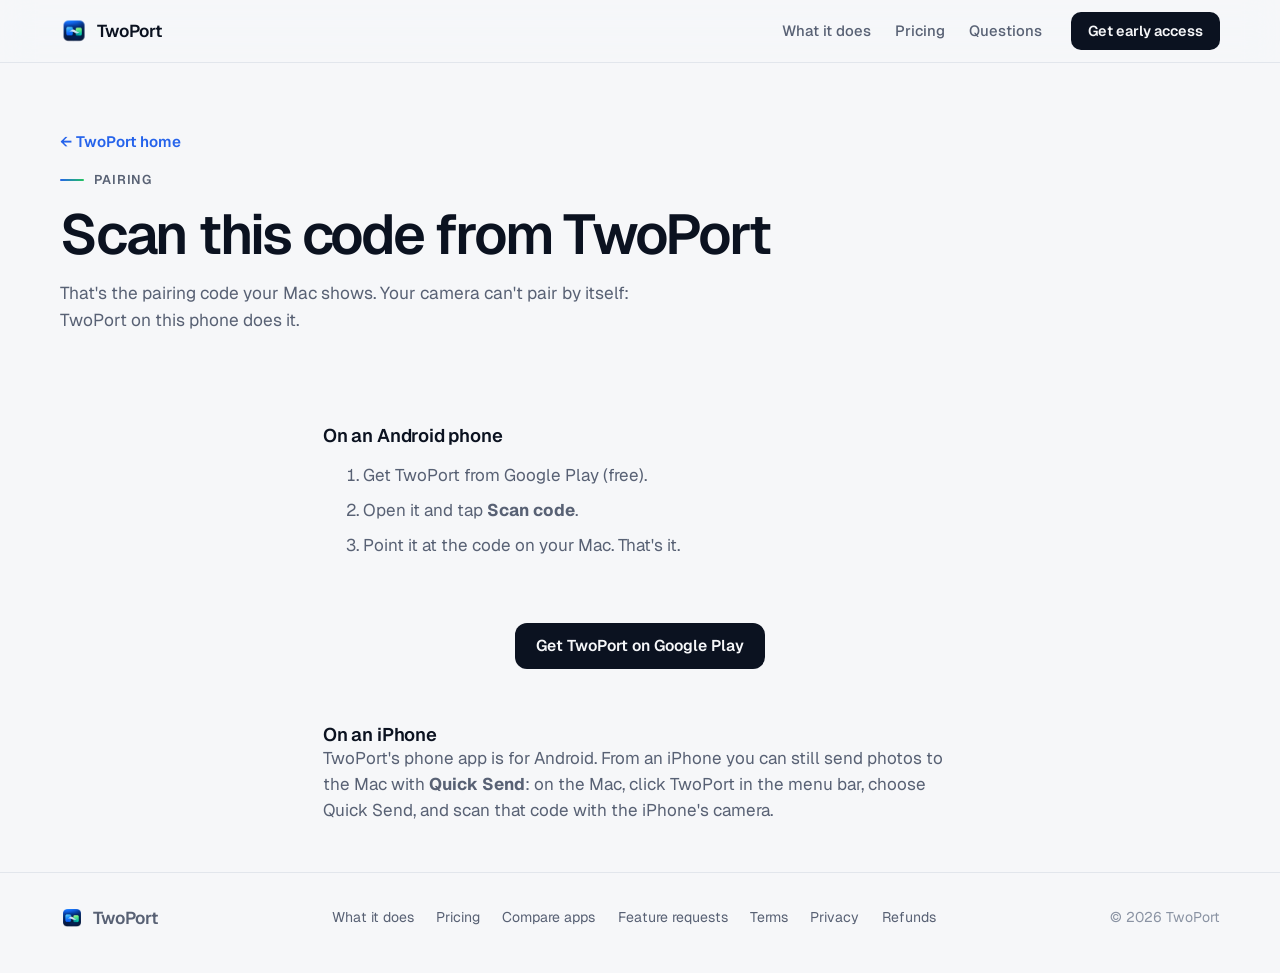
<file: pair.html>
<!doctype html>
<html lang="en">
<head>
<meta charset="utf-8">
<meta name="viewport" content="width=device-width, initial-scale=1, viewport-fit=cover">
<meta name="color-scheme" content="only light">
<meta name="robots" content="noindex">
<title>Pair with TwoPort</title>
<meta name="referrer" content="no-referrer">
<!-- Where a phone's own camera lands when it scans the Mac's pairing code
     (PairingQRView.swift: https://twoport.app/pair#<code>). The code after
     # never reaches this server and the page never reads it; it's dropped
     from the address bar and history straight away. -->
<script>
  if (location.hash) history.replaceState(null, '', location.pathname);
</script>
<link rel="icon" type="image/png" href="assets/favicon.png">
<link rel="preconnect" href="https://fonts.googleapis.com">
<link rel="preconnect" href="https://fonts.gstatic.com" crossorigin>
<link rel="stylesheet" href="https://fonts.googleapis.com/css2?family=Geist:wght@400;500;600;700&family=Geist+Mono:wght@400;500&display=swap">
<link rel="stylesheet" href="assets/site.css">
</head>
<body>

<header class="nav">
  <div class="wrap nav-in">
    <a class="brand" href="./"><img src="assets/app-icon.png" alt="" width="28" height="28">TwoPort</a>
    <nav class="nav-links" aria-label="Sections">
      <a href="./#demo">What it does</a>
      <a href="./#pricing">Pricing</a>
      <a href="./#faq">Questions</a>
    </nav>
    <a class="btn btn-primary" href="./#early-access">Get early access</a>
  </div>
</header>

<main id="top">
  <section class="page-hero">
    <div class="wrap">
      <a class="back" href="./">← TwoPort home</a>
      <span class="kicker">Pairing</span>
      <h1>Scan this code from TwoPort</h1>
      <p class="lede">That's the pairing code your Mac shows. Your camera can't pair by itself: TwoPort on this phone does it.</p>
    </div>
  </section>

  <section class="wrap legal">
    <h2>On an Android phone</h2>
    <ol>
      <li>Get TwoPort from Google Play (free).</li>
      <li>Open it and tap <strong>Scan code</strong>.</li>
      <li>Point it at the code on your Mac. That's it.</li>
    </ol>
  </section>

  <section class="wrap">
    <div class="cta-row"><a class="btn btn-primary" href="android.html">Get TwoPort on Google Play</a></div>
  </section>

  <section class="wrap legal">
    <h2 id="iphone">On an iPhone</h2>
    <p>TwoPort's phone app is for Android. From an iPhone you can still send photos to the Mac with <strong>Quick Send</strong>: on the Mac, click TwoPort in the menu bar, choose Quick Send, and scan that code with the iPhone's camera.</p>
  </section>
</main>

<footer>
  <div class="wrap foot">
    <a class="brand" href="./"><img src="assets/app-icon.png" alt="" width="24" height="24" style="width:24px;height:24px">TwoPort</a>
    <nav aria-label="Footer"><a href="./#demo">What it does</a><a href="./#pricing">Pricing</a><a href="compare.html">Compare apps</a><a href="requests.html">Feature requests</a><a href="terms.html">Terms</a><a href="privacy.html">Privacy</a><a href="refund.html">Refunds</a></nav>
    <span>© 2026 TwoPort</span>
  </div>
</footer>

<script src="assets/site.js"></script>
</body>
</html>
</file>
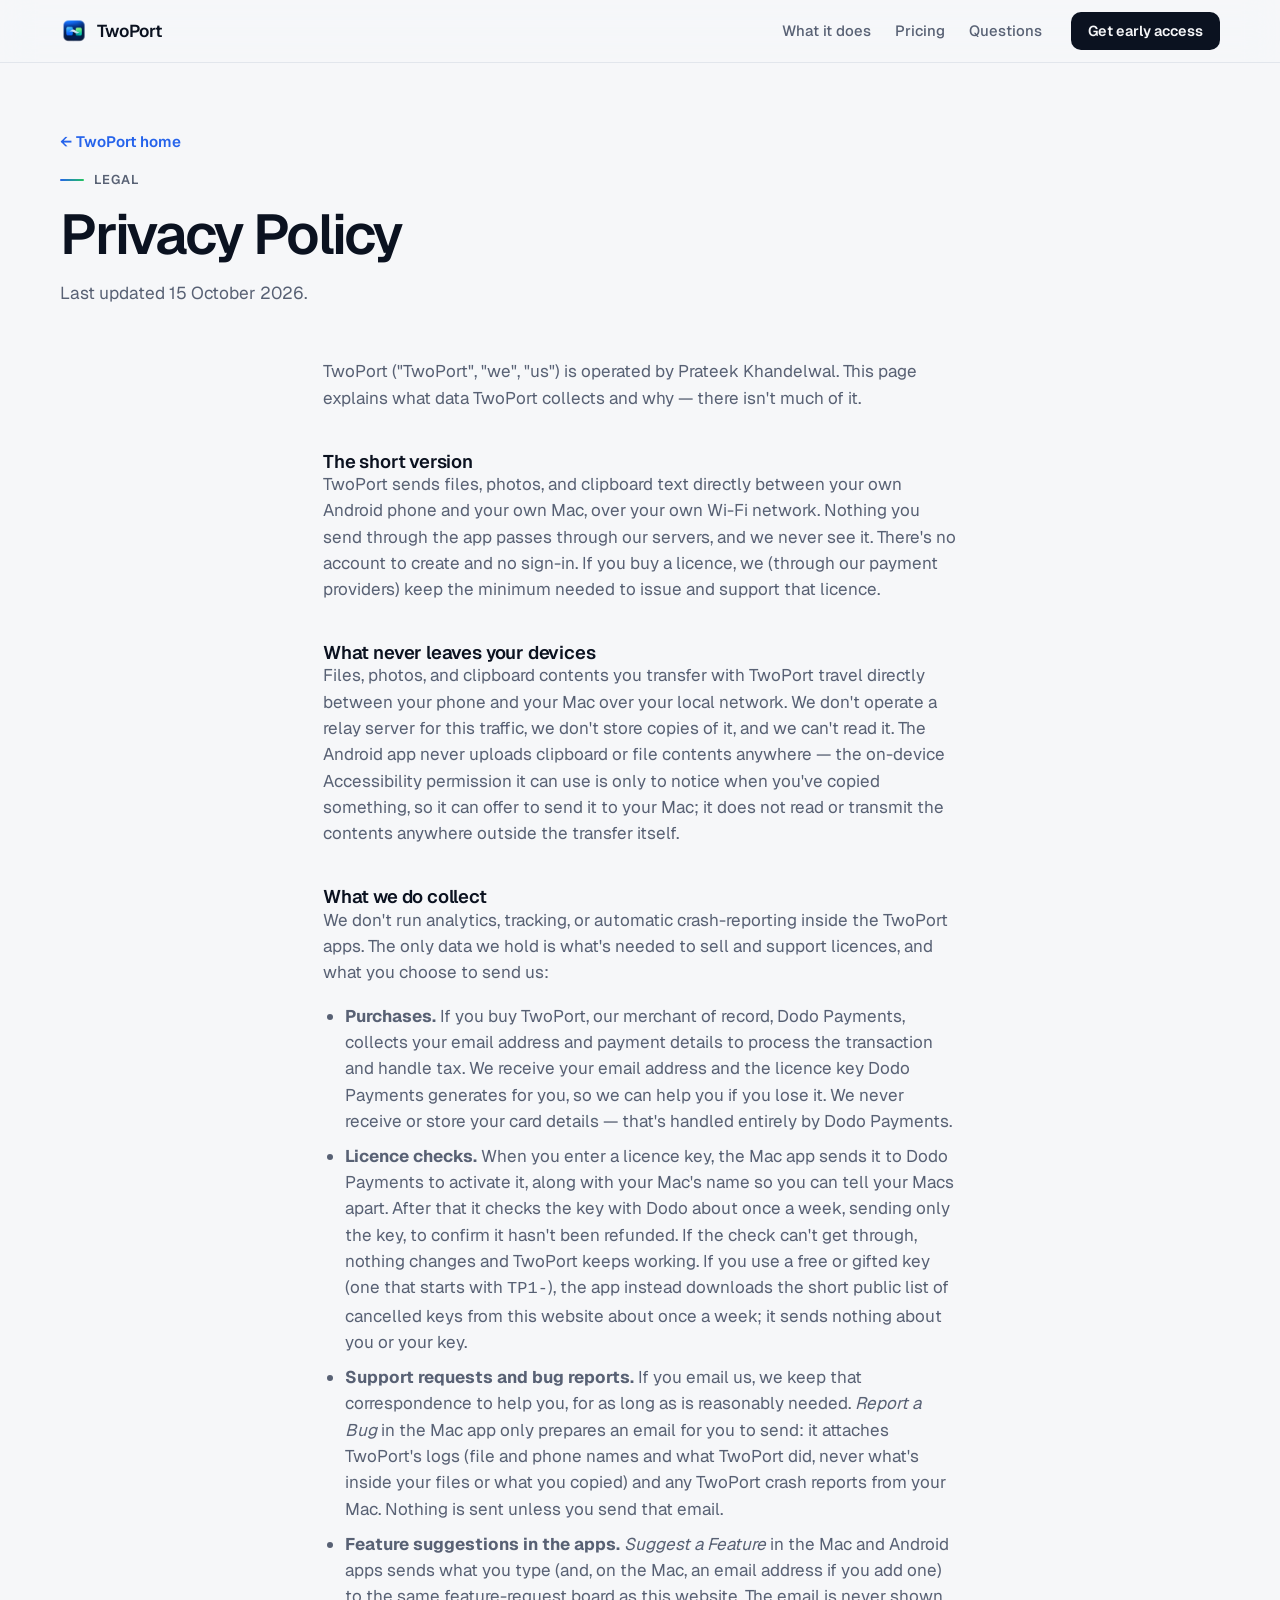
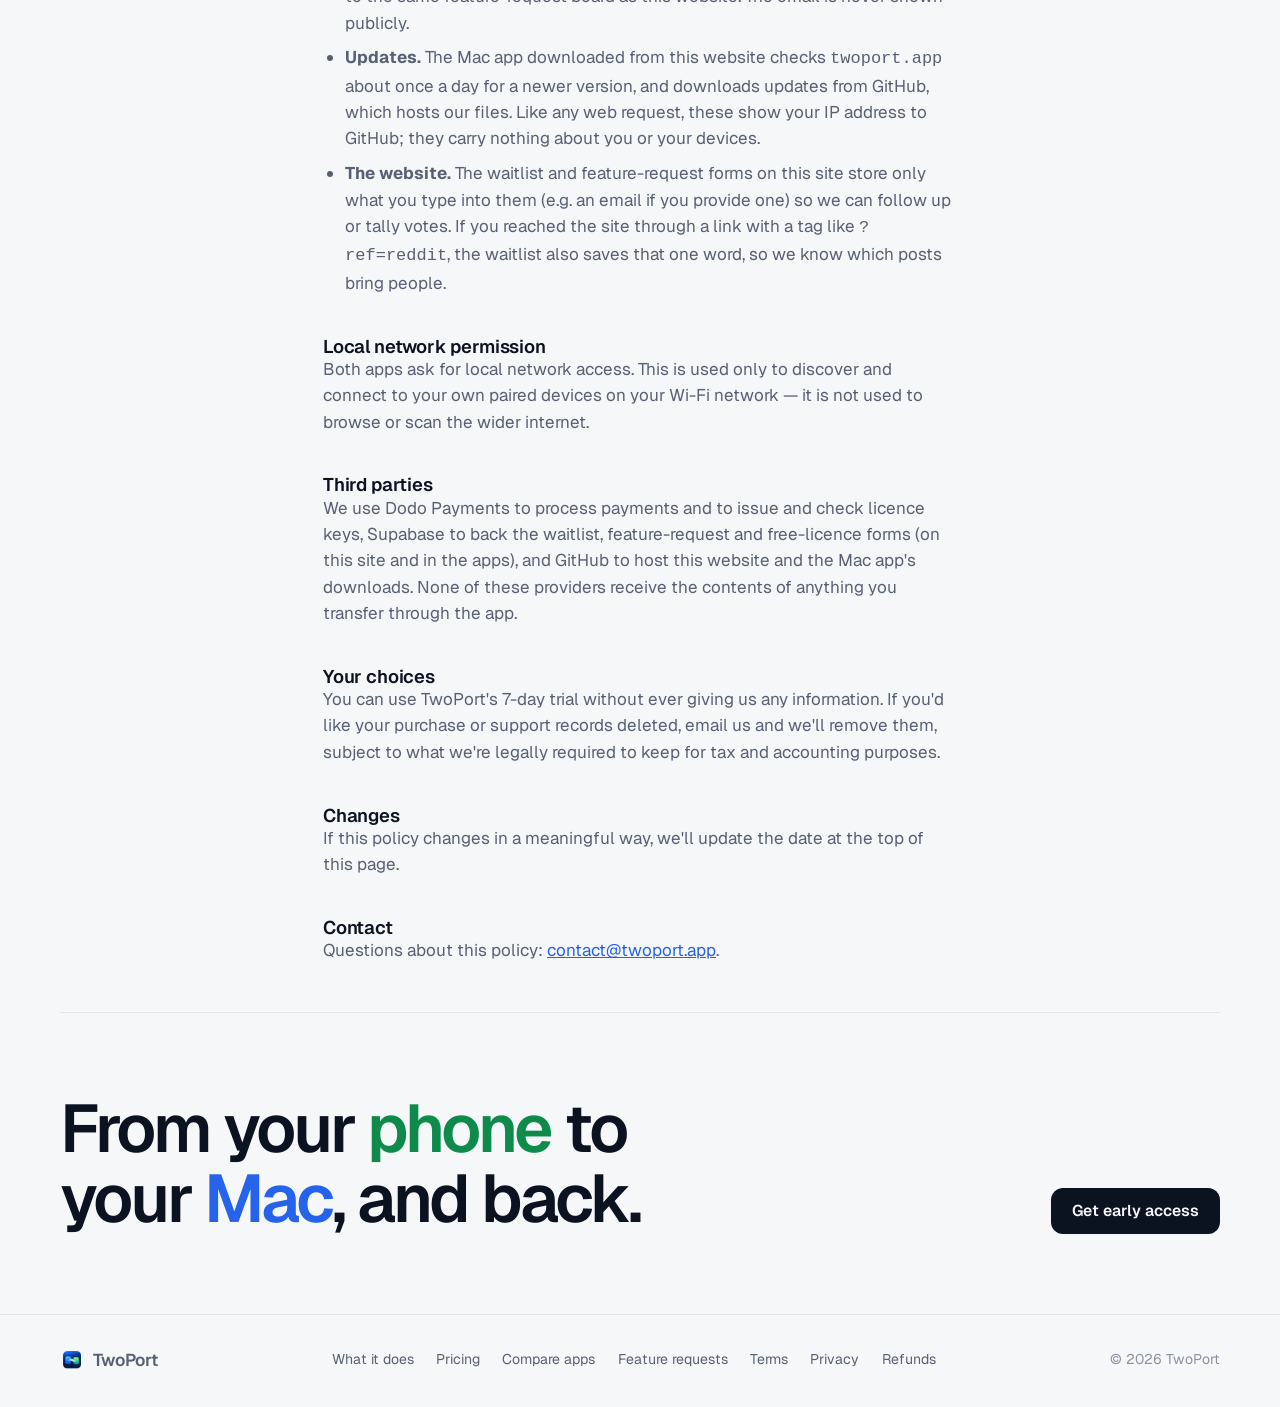
<file: privacy.html>
<!doctype html>
<html lang="en">
<head>
<meta charset="utf-8">
<meta name="viewport" content="width=device-width, initial-scale=1, viewport-fit=cover">
<meta name="color-scheme" content="only light">
<title>Privacy Policy — TwoPort</title>
<meta name="description" content="TwoPort's privacy policy: what data it collects (almost none), how files move directly between your devices, and what purchase information is kept.">
<link rel="icon" type="image/png" href="assets/favicon.png">
<link rel="canonical" href="https://twoport.app/privacy.html">
<meta property="og:type" content="website">
<meta property="og:url" content="https://twoport.app/privacy.html">
<meta property="og:title" content="Privacy Policy — TwoPort">
<meta property="og:description" content="TwoPort's privacy policy: what data it collects (almost none), how files move directly between your devices, and what purchase information is kept.">
<meta property="og:image" content="https://twoport.app/assets/app-icon.png">
<meta name="twitter:card" content="summary">
<link rel="preconnect" href="https://fonts.googleapis.com">
<link rel="preconnect" href="https://fonts.gstatic.com" crossorigin>
<link rel="stylesheet" href="https://fonts.googleapis.com/css2?family=Geist:wght@400;500;600;700&family=Geist+Mono:wght@400;500&display=swap">
<link rel="stylesheet" href="assets/site.css">
</head>
<body>

<header class="nav">
  <div class="wrap nav-in">
    <a class="brand" href="./"><img src="assets/app-icon.png" alt="" width="28" height="28">TwoPort</a>
    <nav class="nav-links" aria-label="Sections">
      <a href="./#demo">What it does</a>
      <a href="./#pricing">Pricing</a>
      <a href="./#faq">Questions</a>
    </nav>
    <a class="btn btn-primary" href="./#early-access">Get early access</a>
  </div>
</header>

<main id="top">
  <section class="page-hero">
    <div class="wrap">
      <a class="back" href="./">← TwoPort home</a>
      <span class="kicker">Legal</span>
      <h1>Privacy Policy</h1>
      <p class="lede">Last updated 15 October 2026.</p>
    </div>
  </section>

  <section class="wrap legal">
    <p>TwoPort ("TwoPort", "we", "us") is operated by Prateek Khandelwal. This page explains what data TwoPort collects and why — there isn't much of it.</p>

    <h2>The short version</h2>
    <p>TwoPort sends files, photos, and clipboard text directly between your own Android phone and your own Mac, over your own Wi-Fi network. Nothing you send through the app passes through our servers, and we never see it. There's no account to create and no sign-in. If you buy a licence, we (through our payment providers) keep the minimum needed to issue and support that licence.</p>

    <h2>What never leaves your devices</h2>
    <p>Files, photos, and clipboard contents you transfer with TwoPort travel directly between your phone and your Mac over your local network. We don't operate a relay server for this traffic, we don't store copies of it, and we can't read it. The Android app never uploads clipboard or file contents anywhere — the on-device Accessibility permission it can use is only to notice when you've copied something, so it can offer to send it to your Mac; it does not read or transmit the contents anywhere outside the transfer itself.</p>

    <h2>What we do collect</h2>
    <p>We don't run analytics, tracking, or automatic crash-reporting inside the TwoPort apps. The only data we hold is what's needed to sell and support licences, and what you choose to send us:</p>
    <ul>
      <li><strong>Purchases.</strong> If you buy TwoPort, our merchant of record, Dodo Payments, collects your email address and payment details to process the transaction and handle tax. We receive your email address and the licence key Dodo Payments generates for you, so we can help you if you lose it. We never receive or store your card details — that's handled entirely by Dodo Payments.</li>
      <li><strong>Licence checks.</strong> When you enter a licence key, the Mac app sends it to Dodo Payments to activate it, along with your Mac's name so you can tell your Macs apart. After that it checks the key with Dodo about once a week, sending only the key, to confirm it hasn't been refunded. If the check can't get through, nothing changes and TwoPort keeps working. If you use a free or gifted key (one that starts with <code>TP1-</code>), the app instead downloads the short public list of cancelled keys from this website about once a week; it sends nothing about you or your key.</li>
      <li><strong>Support requests and bug reports.</strong> If you email us, we keep that correspondence to help you, for as long as is reasonably needed. <em>Report a Bug</em> in the Mac app only prepares an email for you to send: it attaches TwoPort's logs (file and phone names and what TwoPort did, never what's inside your files or what you copied) and any TwoPort crash reports from your Mac. Nothing is sent unless you send that email.</li>
      <li><strong>Feature suggestions in the apps.</strong> <em>Suggest a Feature</em> in the Mac and Android apps sends what you type (and, on the Mac, an email address if you add one) to the same feature-request board as this website. The email is never shown publicly.</li>
      <li><strong>Updates.</strong> The Mac app downloaded from this website checks <code>twoport.app</code> about once a day for a newer version, and downloads updates from GitHub, which hosts our files. Like any web request, these show your IP address to GitHub; they carry nothing about you or your devices.</li>
      <li><strong>The website.</strong> The waitlist and feature-request forms on this site store only what you type into them (e.g. an email if you provide one) so we can follow up or tally votes. If you reached the site through a link with a tag like <code>?ref=reddit</code>, the waitlist also saves that one word, so we know which posts bring people.</li>
    </ul>

    <h2>Local network permission</h2>
    <p>Both apps ask for local network access. This is used only to discover and connect to your own paired devices on your Wi-Fi network — it is not used to browse or scan the wider internet.</p>

    <h2>Third parties</h2>
    <p>We use Dodo Payments to process payments and to issue and check licence keys, Supabase to back the waitlist, feature-request and free-licence forms (on this site and in the apps), and GitHub to host this website and the Mac app's downloads. None of these providers receive the contents of anything you transfer through the app.</p>

    <h2>Your choices</h2>
    <p>You can use TwoPort's 7-day trial without ever giving us any information. If you'd like your purchase or support records deleted, email us and we'll remove them, subject to what we're legally required to keep for tax and accounting purposes.</p>

    <h2>Changes</h2>
    <p>If this policy changes in a meaningful way, we'll update the date at the top of this page.</p>

    <h2>Contact</h2>
    <p>Questions about this policy: <a href="mailto:contact@twoport.app">contact@twoport.app</a>.</p>
  </section>

  <section class="wrap">
    <div class="closing">
      <h2>From your <span class="phone-word">phone</span> to your <span class="mac-word">Mac</span>, and back.</h2>
      <div class="cta-row"><a class="btn btn-primary" href="./#early-access">Get early access</a></div>
    </div>
  </section>
</main>

<footer>
  <div class="wrap foot">
    <a class="brand" href="./"><img src="assets/app-icon.png" alt="" width="24" height="24" style="width:24px;height:24px">TwoPort</a>
    <nav aria-label="Footer"><a href="./#demo">What it does</a><a href="./#pricing">Pricing</a><a href="compare.html">Compare apps</a><a href="requests.html">Feature requests</a><a href="terms.html">Terms</a><a href="privacy.html">Privacy</a><a href="refund.html">Refunds</a></nav>
    <span>© 2026 TwoPort</span>
  </div>
</footer>

<script src="assets/site.js"></script>
</body>
</html>
</file>
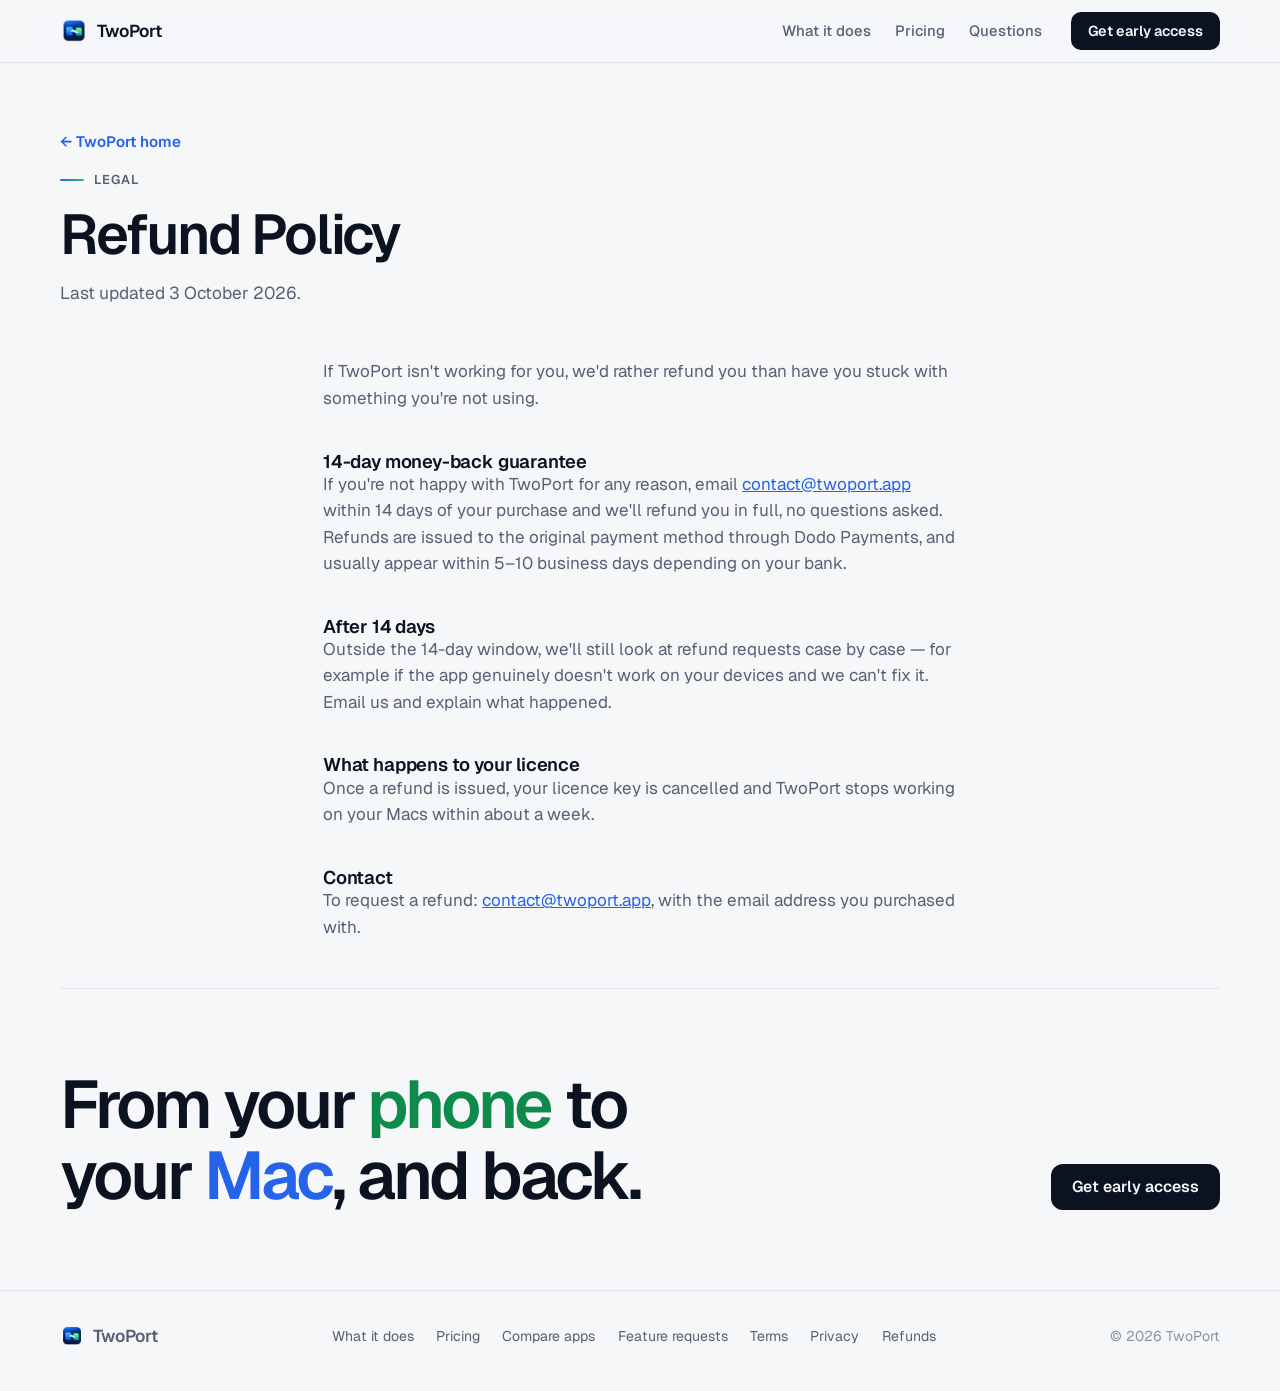
<file: refund.html>
<!doctype html>
<html lang="en">
<head>
<meta charset="utf-8">
<meta name="viewport" content="width=device-width, initial-scale=1, viewport-fit=cover">
<meta name="color-scheme" content="only light">
<title>Refund Policy — TwoPort</title>
<meta name="description" content="TwoPort's refund policy: a straightforward 14-day money-back guarantee on TwoPort licences.">
<link rel="icon" type="image/png" href="assets/favicon.png">
<link rel="canonical" href="https://twoport.app/refund.html">
<meta property="og:type" content="website">
<meta property="og:url" content="https://twoport.app/refund.html">
<meta property="og:title" content="Refund Policy — TwoPort">
<meta property="og:description" content="TwoPort's refund policy: a straightforward 14-day money-back guarantee on TwoPort licences.">
<meta property="og:image" content="https://twoport.app/assets/app-icon.png">
<meta name="twitter:card" content="summary">
<link rel="preconnect" href="https://fonts.googleapis.com">
<link rel="preconnect" href="https://fonts.gstatic.com" crossorigin>
<link rel="stylesheet" href="https://fonts.googleapis.com/css2?family=Geist:wght@400;500;600;700&family=Geist+Mono:wght@400;500&display=swap">
<link rel="stylesheet" href="assets/site.css">
</head>
<body>

<header class="nav">
  <div class="wrap nav-in">
    <a class="brand" href="./"><img src="assets/app-icon.png" alt="" width="28" height="28">TwoPort</a>
    <nav class="nav-links" aria-label="Sections">
      <a href="./#demo">What it does</a>
      <a href="./#pricing">Pricing</a>
      <a href="./#faq">Questions</a>
    </nav>
    <a class="btn btn-primary" href="./#early-access">Get early access</a>
  </div>
</header>

<main id="top">
  <section class="page-hero">
    <div class="wrap">
      <a class="back" href="./">← TwoPort home</a>
      <span class="kicker">Legal</span>
      <h1>Refund Policy</h1>
      <p class="lede">Last updated 3 October 2026.</p>
    </div>
  </section>

  <section class="wrap legal">
    <p>If TwoPort isn't working for you, we'd rather refund you than have you stuck with something you're not using.</p>

    <h2>14-day money-back guarantee</h2>
    <p>If you're not happy with TwoPort for any reason, email <a href="mailto:contact@twoport.app">contact@twoport.app</a> within 14 days of your purchase and we'll refund you in full, no questions asked. Refunds are issued to the original payment method through Dodo Payments, and usually appear within 5–10 business days depending on your bank.</p>

    <h2>After 14 days</h2>
    <p>Outside the 14-day window, we'll still look at refund requests case by case — for example if the app genuinely doesn't work on your devices and we can't fix it. Email us and explain what happened.</p>

    <h2>What happens to your licence</h2>
    <p>Once a refund is issued, your licence key is cancelled and TwoPort stops working on your Macs within about a week.</p>

    <h2>Contact</h2>
    <p>To request a refund: <a href="mailto:contact@twoport.app">contact@twoport.app</a>, with the email address you purchased with.</p>
  </section>

  <section class="wrap">
    <div class="closing">
      <h2>From your <span class="phone-word">phone</span> to your <span class="mac-word">Mac</span>, and back.</h2>
      <div class="cta-row"><a class="btn btn-primary" href="./#early-access">Get early access</a></div>
    </div>
  </section>
</main>

<footer>
  <div class="wrap foot">
    <a class="brand" href="./"><img src="assets/app-icon.png" alt="" width="24" height="24" style="width:24px;height:24px">TwoPort</a>
    <nav aria-label="Footer"><a href="./#demo">What it does</a><a href="./#pricing">Pricing</a><a href="compare.html">Compare apps</a><a href="requests.html">Feature requests</a><a href="terms.html">Terms</a><a href="privacy.html">Privacy</a><a href="refund.html">Refunds</a></nav>
    <span>© 2026 TwoPort</span>
  </div>
</footer>

<script src="assets/site.js"></script>
</body>
</html>
</file>
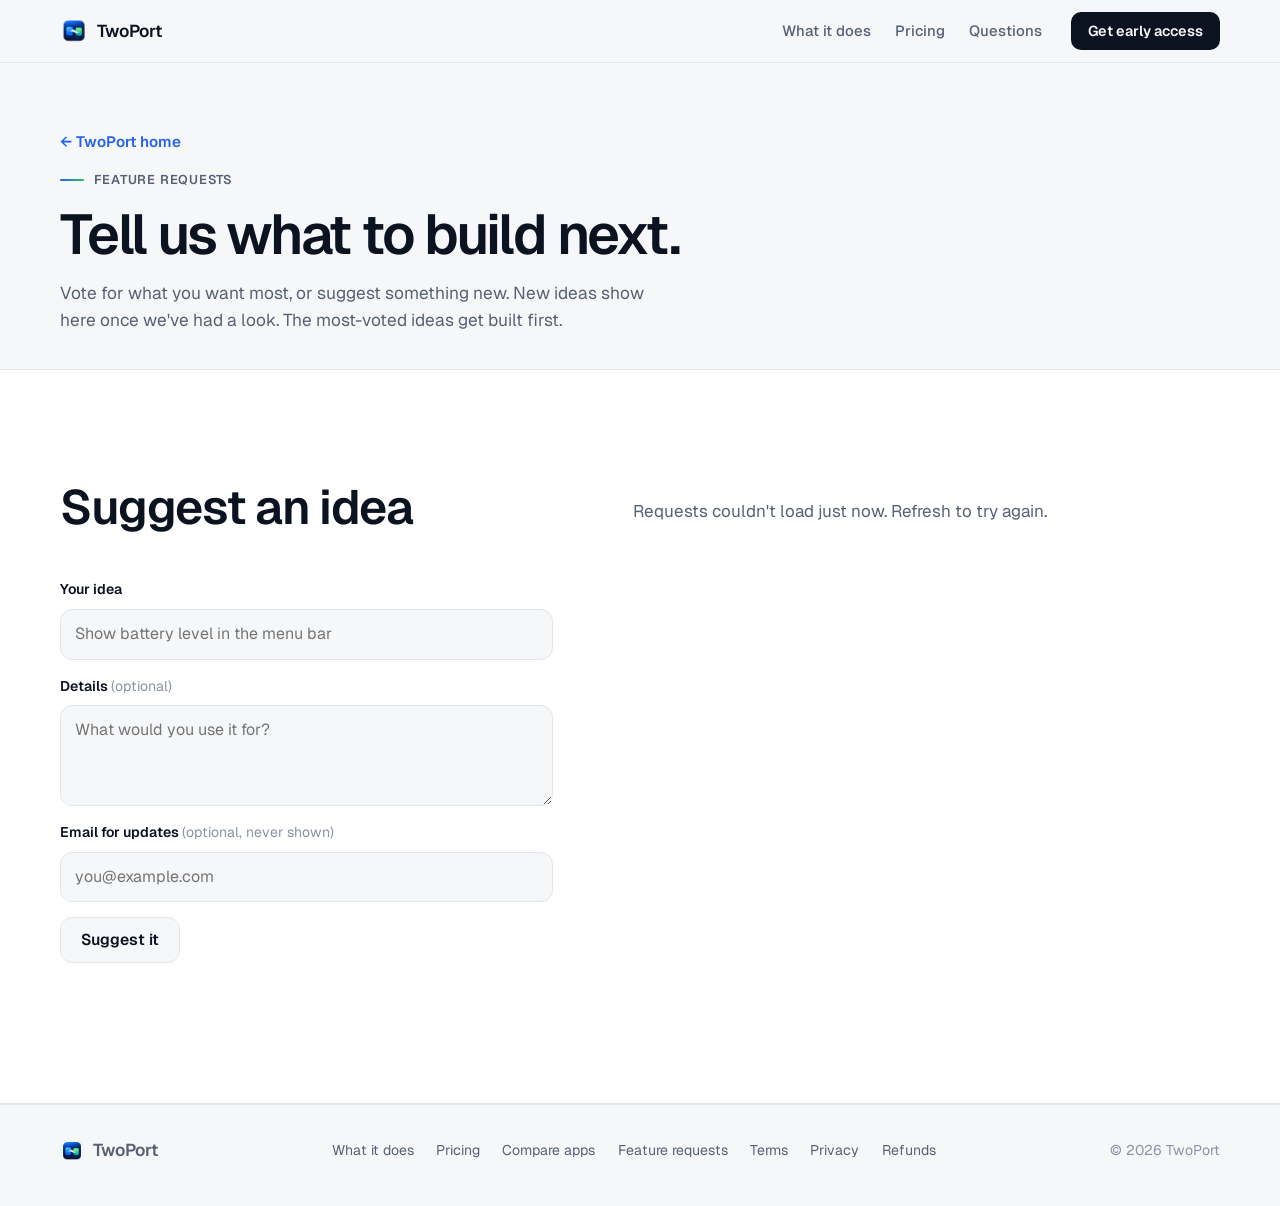
<file: requests.html>
<!doctype html>
<html lang="en">
<head>
<meta charset="utf-8">
<meta name="viewport" content="width=device-width, initial-scale=1, viewport-fit=cover">
<meta name="color-scheme" content="only light">
<title>TwoPort Requests</title>
<meta name="description" content="Vote for the TwoPort features you want most, or suggest something new.">
<link rel="icon" type="image/png" href="assets/favicon.png">
<link rel="canonical" href="https://twoport.app/requests.html">
<meta property="og:type" content="website">
<meta property="og:url" content="https://twoport.app/requests.html">
<meta property="og:title" content="TwoPort feature requests">
<meta property="og:description" content="Vote for the TwoPort features you want most, or suggest something new.">
<meta property="og:image" content="https://twoport.app/assets/app-icon.png">
<meta name="twitter:card" content="summary">
<link rel="preconnect" href="https://fonts.googleapis.com">
<link rel="preconnect" href="https://fonts.gstatic.com" crossorigin>
<link rel="stylesheet" href="https://fonts.googleapis.com/css2?family=Geist:wght@400;500;600;700&family=Geist+Mono:wght@400;500&display=swap">
<link rel="stylesheet" href="assets/site.css">
</head>
<body>

<header class="nav">
  <div class="wrap nav-in">
    <a class="brand" href="./"><img src="assets/app-icon.png" alt="" width="28" height="28">TwoPort</a>
    <nav class="nav-links" aria-label="Sections">
      <a href="./#demo">What it does</a>
      <a href="./#pricing">Pricing</a>
      <a href="./#faq">Questions</a>
    </nav>
    <a class="btn btn-primary" href="./#early-access">Get early access</a>
  </div>
</header>

<main id="top">
  <section class="page-hero">
    <div class="wrap">
      <a class="back" href="./">← TwoPort home</a>
      <span class="kicker">Feature requests</span>
      <h1>Tell us what to build next.</h1>
      <p class="lede">Vote for what you want most, or suggest something new. New ideas show here once we've had a look. The most-voted ideas get built first.</p>
    </div>
  </section>

  <section id="requests" class="section band band-surface">
    <div class="wrap requests">
      <div class="head" style="margin:0">
        <h2>Suggest an idea</h2>
        <form id="fr" class="form" novalidate>
          <label for="fr-title">Your idea</label>
          <input id="fr-title" type="text" maxlength="120" required placeholder="Show battery level in the menu bar">
          <label for="fr-details">Details <span class="opt">(optional)</span></label>
          <textarea id="fr-details" maxlength="1000" rows="3" placeholder="What would you use it for?"></textarea>
          <label for="fr-email">Email for updates <span class="opt">(optional, never shown)</span></label>
          <input id="fr-email" type="email" autocomplete="email" placeholder="you@example.com">
          <button class="btn btn-quiet" type="submit">Suggest it</button>
          <p class="form-msg" id="fr-msg" role="status" aria-live="polite"></p>
        </form>
      </div>
      <ol class="board" id="board" aria-label="Requested features, most votes first"></ol>
    </div>
  </section>
</main>

<footer>
  <div class="wrap foot">
    <a class="brand" href="./"><img src="assets/app-icon.png" alt="" width="24" height="24" style="width:24px;height:24px">TwoPort</a>
    <nav aria-label="Footer"><a href="./#demo">What it does</a><a href="./#pricing">Pricing</a><a href="compare.html">Compare apps</a><a href="requests.html">Feature requests</a><a href="terms.html">Terms</a><a href="privacy.html">Privacy</a><a href="refund.html">Refunds</a></nav>
    <span>© 2026 TwoPort</span>
  </div>
</footer>

<script src="assets/site.js"></script>
</body>
</html>
</file>
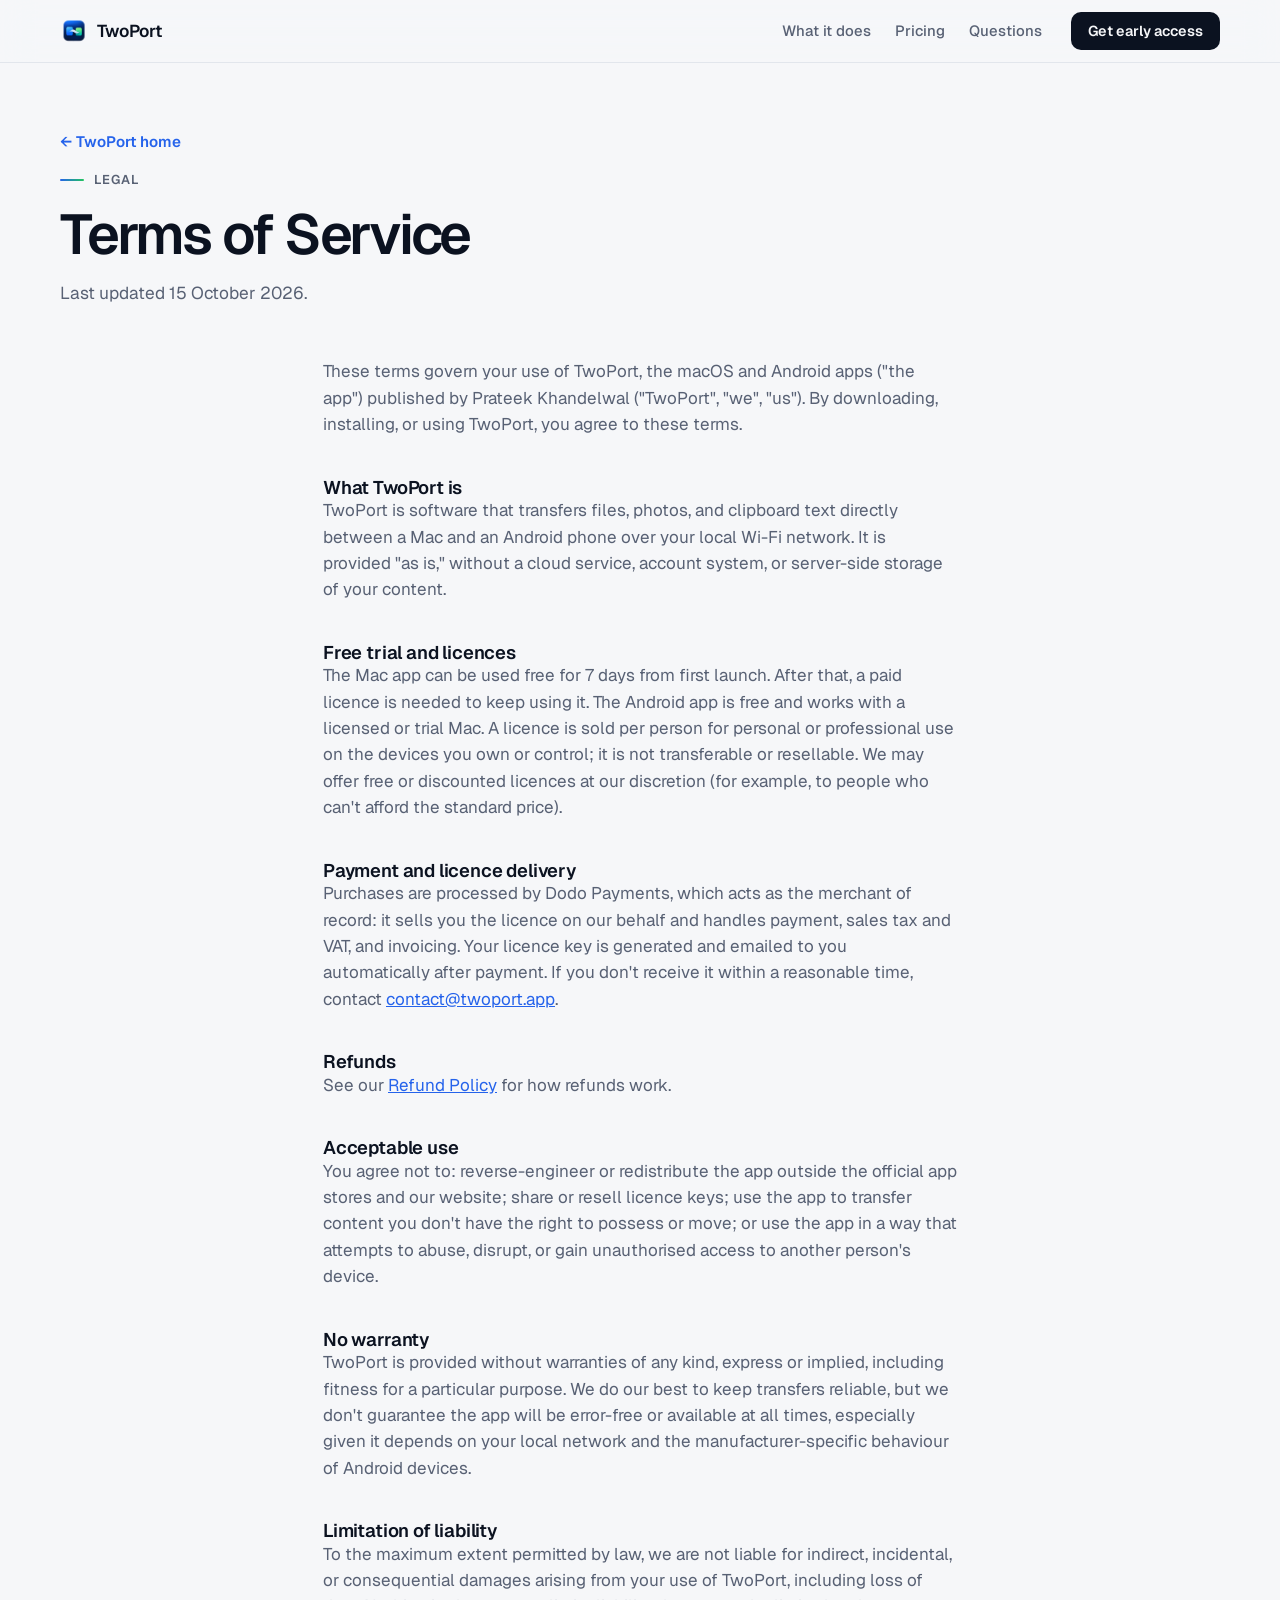
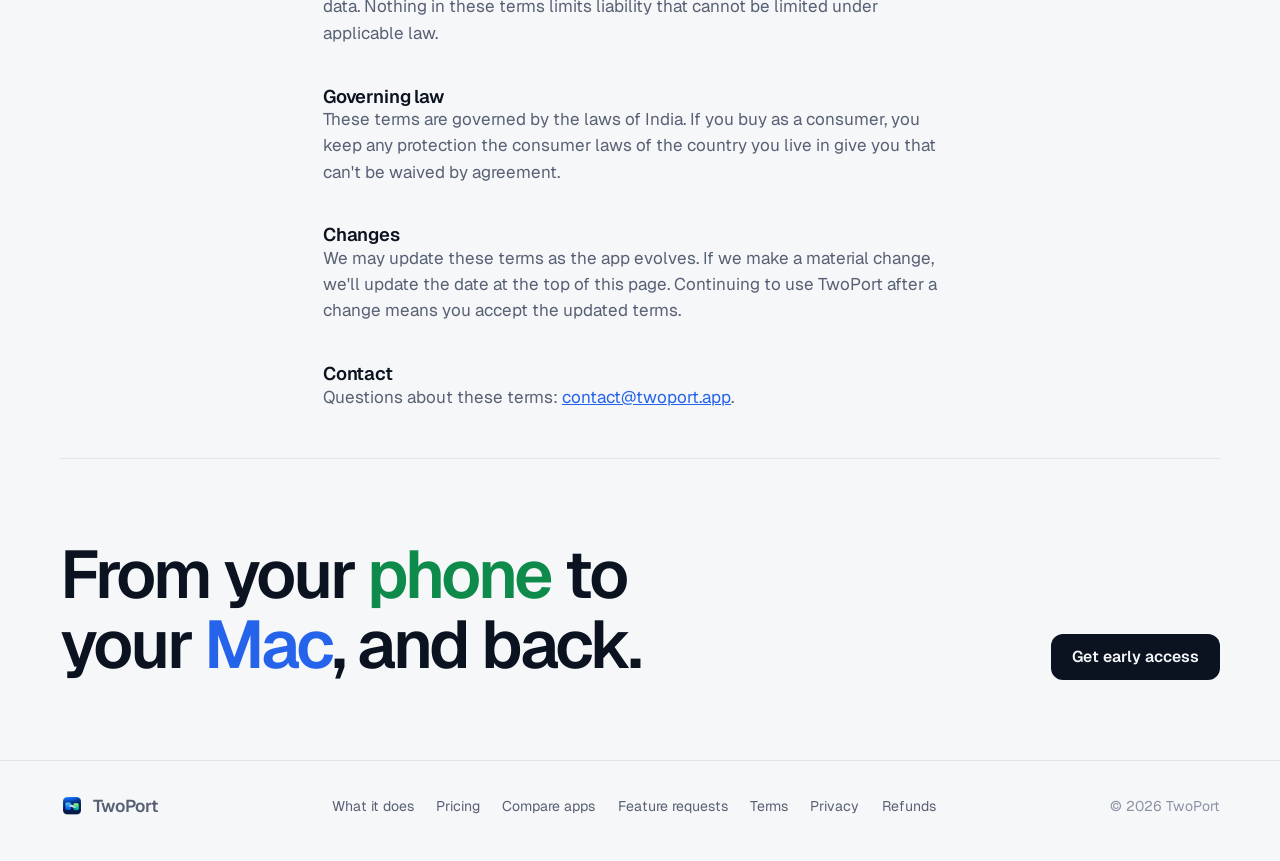
<file: terms.html>
<!doctype html>
<html lang="en">
<head>
<meta charset="utf-8">
<meta name="viewport" content="width=device-width, initial-scale=1, viewport-fit=cover">
<meta name="color-scheme" content="only light">
<title>Terms of Service — TwoPort</title>
<meta name="description" content="TwoPort's terms of service: licence terms, acceptable use, and what we do and don't promise.">
<link rel="icon" type="image/png" href="assets/favicon.png">
<link rel="canonical" href="https://twoport.app/terms.html">
<meta property="og:type" content="website">
<meta property="og:url" content="https://twoport.app/terms.html">
<meta property="og:title" content="Terms of Service — TwoPort">
<meta property="og:description" content="TwoPort's terms of service: licence terms, acceptable use, and what we do and don't promise.">
<meta property="og:image" content="https://twoport.app/assets/app-icon.png">
<meta name="twitter:card" content="summary">
<link rel="preconnect" href="https://fonts.googleapis.com">
<link rel="preconnect" href="https://fonts.gstatic.com" crossorigin>
<link rel="stylesheet" href="https://fonts.googleapis.com/css2?family=Geist:wght@400;500;600;700&family=Geist+Mono:wght@400;500&display=swap">
<link rel="stylesheet" href="assets/site.css">
</head>
<body>

<header class="nav">
  <div class="wrap nav-in">
    <a class="brand" href="./"><img src="assets/app-icon.png" alt="" width="28" height="28">TwoPort</a>
    <nav class="nav-links" aria-label="Sections">
      <a href="./#demo">What it does</a>
      <a href="./#pricing">Pricing</a>
      <a href="./#faq">Questions</a>
    </nav>
    <a class="btn btn-primary" href="./#early-access">Get early access</a>
  </div>
</header>

<main id="top">
  <section class="page-hero">
    <div class="wrap">
      <a class="back" href="./">← TwoPort home</a>
      <span class="kicker">Legal</span>
      <h1>Terms of Service</h1>
      <p class="lede">Last updated 15 October 2026.</p>
    </div>
  </section>

  <section class="wrap legal">
    <p>These terms govern your use of TwoPort, the macOS and Android apps ("the app") published by Prateek Khandelwal ("TwoPort", "we", "us"). By downloading, installing, or using TwoPort, you agree to these terms.</p>

    <h2>What TwoPort is</h2>
    <p>TwoPort is software that transfers files, photos, and clipboard text directly between a Mac and an Android phone over your local Wi-Fi network. It is provided "as is," without a cloud service, account system, or server-side storage of your content.</p>

    <h2>Free trial and licences</h2>
    <p>The Mac app can be used free for 7 days from first launch. After that, a paid licence is needed to keep using it. The Android app is free and works with a licensed or trial Mac. A licence is sold per person for personal or professional use on the devices you own or control; it is not transferable or resellable. We may offer free or discounted licences at our discretion (for example, to people who can't afford the standard price).</p>

    <h2>Payment and licence delivery</h2>
    <p>Purchases are processed by Dodo Payments, which acts as the merchant of record: it sells you the licence on our behalf and handles payment, sales tax and VAT, and invoicing. Your licence key is generated and emailed to you automatically after payment. If you don't receive it within a reasonable time, contact <a href="mailto:contact@twoport.app">contact@twoport.app</a>.</p>

    <h2>Refunds</h2>
    <p>See our <a href="refund.html">Refund Policy</a> for how refunds work.</p>

    <h2>Acceptable use</h2>
    <p>You agree not to: reverse-engineer or redistribute the app outside the official app stores and our website; share or resell licence keys; use the app to transfer content you don't have the right to possess or move; or use the app in a way that attempts to abuse, disrupt, or gain unauthorised access to another person's device.</p>

    <h2>No warranty</h2>
    <p>TwoPort is provided without warranties of any kind, express or implied, including fitness for a particular purpose. We do our best to keep transfers reliable, but we don't guarantee the app will be error-free or available at all times, especially given it depends on your local network and the manufacturer-specific behaviour of Android devices.</p>

    <h2>Limitation of liability</h2>
    <p>To the maximum extent permitted by law, we are not liable for indirect, incidental, or consequential damages arising from your use of TwoPort, including loss of data. Nothing in these terms limits liability that cannot be limited under applicable law.</p>

    <h2>Governing law</h2>
    <p>These terms are governed by the laws of India. If you buy as a consumer, you keep any protection the consumer laws of the country you live in give you that can't be waived by agreement.</p>

    <h2>Changes</h2>
    <p>We may update these terms as the app evolves. If we make a material change, we'll update the date at the top of this page. Continuing to use TwoPort after a change means you accept the updated terms.</p>

    <h2>Contact</h2>
    <p>Questions about these terms: <a href="mailto:contact@twoport.app">contact@twoport.app</a>.</p>
  </section>

  <section class="wrap">
    <div class="closing">
      <h2>From your <span class="phone-word">phone</span> to your <span class="mac-word">Mac</span>, and back.</h2>
      <div class="cta-row"><a class="btn btn-primary" href="./#early-access">Get early access</a></div>
    </div>
  </section>
</main>

<footer>
  <div class="wrap foot">
    <a class="brand" href="./"><img src="assets/app-icon.png" alt="" width="24" height="24" style="width:24px;height:24px">TwoPort</a>
    <nav aria-label="Footer"><a href="./#demo">What it does</a><a href="./#pricing">Pricing</a><a href="compare.html">Compare apps</a><a href="requests.html">Feature requests</a><a href="terms.html">Terms</a><a href="privacy.html">Privacy</a><a href="refund.html">Refunds</a></nav>
    <span>© 2026 TwoPort</span>
  </div>
</footer>

<script src="assets/site.js"></script>
</body>
</html>
</file>
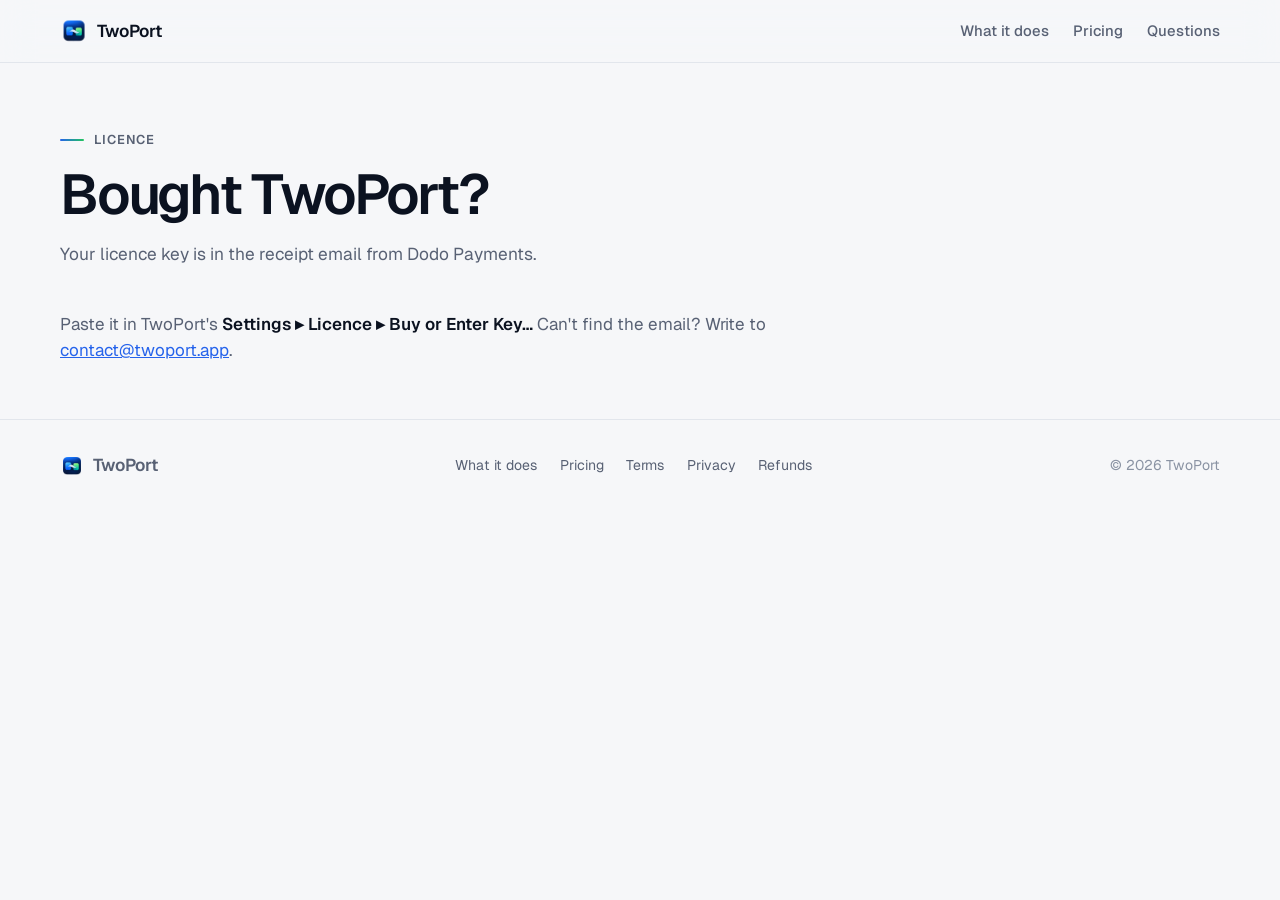
<file: thanks.html>
<!doctype html>
<html lang="en">
<head>
<meta charset="utf-8">
<meta name="viewport" content="width=device-width, initial-scale=1, viewport-fit=cover">
<meta name="color-scheme" content="only light">
<meta name="robots" content="noindex">
<!-- The licence key is in this page's address: never send it on to another site. -->
<meta name="referrer" content="no-referrer">
<title>Thank you — TwoPort</title>
<!-- Dodo's checkout comes back here (redirect_url in buy.html) with
     ?payment_id=…&status=succeeded&email=…&license_key=… . The key is also
     in Dodo's receipt email; this page just saves the copy and paste:
     "Open TwoPort" hands it to the app (twoport://activate), which fills it
     in and waits for a click on Activate. -->
<link rel="icon" type="image/png" href="assets/favicon.png">
<link rel="preconnect" href="https://fonts.googleapis.com">
<link rel="preconnect" href="https://fonts.gstatic.com" crossorigin>
<link rel="stylesheet" href="https://fonts.googleapis.com/css2?family=Geist:wght@400;500;600;700&family=Geist+Mono:wght@400;500&display=swap">
<link rel="stylesheet" href="assets/site.css">
<style>
  .thanks-body { max-width: 42em; padding-block: .5rem 3.5rem; color: var(--muted); }
  .thanks-body p + p, .thanks-actions + p { margin-top: .9em; }
  .thanks-body strong { color: var(--ink); font-weight: 600; }
  .thanks-body a:not(.btn) { color: var(--mac); }
  .keybox { display: flex; flex-wrap: wrap; align-items: center; gap: .75rem; padding: 1rem 1.1rem; border: 1px solid var(--line); border-radius: 14px; background: var(--surface); }
  .keybox code { flex: 1 1 16rem; min-width: 0; font-family: var(--mono); font-size: 1rem; color: var(--ink); overflow-wrap: anywhere; }
  .keybox .btn { min-height: 40px; }
  .thanks-actions { display: flex; flex-wrap: wrap; gap: .75rem; margin-top: 1.2rem; }
  .thanks-state[hidden] { display: none; }
</style>
</head>
<body>

<header class="nav">
  <div class="wrap nav-in">
    <a class="brand" href="./"><img src="assets/app-icon.png" alt="" width="28" height="28">TwoPort</a>
    <nav class="nav-links" aria-label="Sections">
      <a href="./#demo">What it does</a>
      <a href="./#pricing">Pricing</a>
      <a href="./#faq">Questions</a>
    </nav>
  </div>
</header>

<main id="top">
  <!-- Paid, key in the address. -->
  <div class="thanks-state" data-state="key" hidden>
    <section class="page-hero">
      <div class="wrap">
        <span class="kicker">Thank you</span>
        <h1>TwoPort is yours.</h1>
        <p class="lede">Here's your licence key. It works on up to 3 of your Macs, with free updates for all of TwoPort 1.</p>
      </div>
    </section>
    <section class="wrap"><div class="thanks-body">
      <div class="keybox">
        <code id="key"></code>
        <button class="btn btn-quiet" type="button" id="copy">Copy</button>
      </div>
      <div class="thanks-actions">
        <a class="btn btn-primary" id="open" href="#">Open TwoPort and activate</a>
      </div>
      <p>TwoPort opens with the key filled in; click <strong>Activate</strong>. If nothing opens, copy the key and paste it in TwoPort's <strong>Settings ▸ Licence ▸ Buy or Enter Key…</strong></p>
      <p>Don't have TwoPort on this Mac yet? <a href="https://github.com/whiterabbit-vibe/twoport-site/releases/download/mac/TwoPort.dmg">Download it</a>, open it, then come back to this page.</p>
      <p id="emailed">We've also emailed the key to you, from Dodo Payments.</p>
    </div></section>
  </div>

  <!-- Paid, but no key in the address (shouldn't happen; the email has it). -->
  <div class="thanks-state" data-state="paid" hidden>
    <section class="page-hero">
      <div class="wrap">
        <span class="kicker">Thank you</span>
        <h1>TwoPort is yours.</h1>
        <p class="lede">Your licence key is on its way by email, from Dodo Payments.</p>
      </div>
    </section>
    <section class="wrap"><div class="thanks-body">
      <p>Paste it in TwoPort's <strong>Settings ▸ Licence ▸ Buy or Enter Key…</strong> No email after 10 minutes? Check spam, then write to <a href="mailto:contact@twoport.app">contact@twoport.app</a>.</p>
    </div></section>
  </div>

  <div class="thanks-state" data-state="processing" hidden>
    <section class="page-hero">
      <div class="wrap">
        <span class="kicker">Almost there</span>
        <h1>Your payment is still going through.</h1>
        <p class="lede">Some banks take a few minutes. Your licence key comes by email, from Dodo Payments, as soon as it's done.</p>
      </div>
    </section>
    <section class="wrap"><div class="thanks-body">
      <p>Nothing after an hour? Write to <a href="mailto:contact@twoport.app">contact@twoport.app</a> with the email you paid with.</p>
    </div></section>
  </div>

  <div class="thanks-state" data-state="failed" hidden>
    <section class="page-hero">
      <div class="wrap">
        <span class="kicker">Not paid</span>
        <h1>The payment didn't go through.</h1>
        <p class="lede">Your bank or card turned it down. You can try again, or with another card.</p>
      </div>
    </section>
    <section class="wrap"><div class="thanks-body">
      <div class="thanks-actions"><a class="btn btn-primary" href="buy">Try again</a></div>
      <p>Charged anyway? Write to <a href="mailto:contact@twoport.app">contact@twoport.app</a> and we'll sort it out.</p>
    </div></section>
  </div>

  <!-- Opened without a checkout behind it. -->
  <div class="thanks-state" data-state="none">
    <section class="page-hero">
      <div class="wrap">
        <span class="kicker">Licence</span>
        <h1>Bought TwoPort?</h1>
        <p class="lede">Your licence key is in the receipt email from Dodo Payments.</p>
      </div>
    </section>
    <section class="wrap"><div class="thanks-body">
      <p>Paste it in TwoPort's <strong>Settings ▸ Licence ▸ Buy or Enter Key…</strong> Can't find the email? Write to <a href="mailto:contact@twoport.app">contact@twoport.app</a>.</p>
    </div></section>
  </div>
</main>

<footer>
  <div class="wrap foot">
    <a class="brand" href="./"><img src="assets/app-icon.png" alt="" width="24" height="24" style="width:24px;height:24px">TwoPort</a>
    <nav aria-label="Footer"><a href="./#demo">What it does</a><a href="./#pricing">Pricing</a><a href="terms.html">Terms</a><a href="privacy.html">Privacy</a><a href="refund.html">Refunds</a></nav>
    <span>© 2026 TwoPort</span>
  </div>
</footer>

<script>
(function () {
  var q = new URLSearchParams(location.search);
  var status = q.get('status');
  // One unit per checkout, so one key; Dodo separates several with commas.
  var key = (q.get('license_key') || '').split(',')[0].trim();
  var email = (q.get('email') || '').trim();

  var state = 'none';
  if (status === 'succeeded') state = key ? 'key' : 'paid';
  else if (status === 'processing' || status === 'requires_customer_action') state = 'processing';
  else if (status === 'failed' || status === 'cancelled') state = 'failed';

  document.querySelectorAll('.thanks-state').forEach(function (el) {
    el.hidden = el.getAttribute('data-state') !== state;
  });
  if (state !== 'key') return;

  document.getElementById('key').textContent = key;
  document.getElementById('open').href = 'twoport://activate?key=' + encodeURIComponent(key);
  if (email) document.getElementById('emailed').textContent = "We've also emailed the key to " + email + ', from Dodo Payments.';

  var copy = document.getElementById('copy');
  copy.addEventListener('click', function () {
    var done = function () { copy.textContent = 'Copied'; setTimeout(function () { copy.textContent = 'Copy'; }, 2000); };
    if (navigator.clipboard) navigator.clipboard.writeText(key).then(done, function () { selectKey(); });
    else selectKey();
  });
  function selectKey() {
    var range = document.createRange();
    range.selectNodeContents(document.getElementById('key'));
    var sel = getSelection(); sel.removeAllRanges(); sel.addRange(range);
  }
})();
</script>
<script src="assets/site.js"></script>
</body>
</html>
</file>
<file: assets/site.css>
/* TwoPort website v6, shared by every page. Two colours with a job each: blue is the Mac side,
   green is the phone side — the same two colours as the app icon. Light only (v11): the dark
   version followed the phone's dark mode, and on a phone the dark Mac and phone drawings were
   hard to make out. "only light" also keeps Chrome's automatic dark theme off. */
:root {
  --bg: #F6F7F9;
  --surface: #FFFFFF;
  --sunk: #EEF1F5;
  --ink: #0B1220;
  --muted: #586174;
  --faint: #8A93A3;
  --line: #E2E6EC;
  --mac: #2563EB;
  --mac-soft: rgba(37, 99, 235, 0.10);
  --phone: #0E8A4B;
  --phone-fill: #22C55E;
  --phone-soft: rgba(34, 197, 94, 0.12);
  --shadow: 0 1px 2px rgba(11, 18, 32, 0.06), 0 12px 32px -12px rgba(11, 18, 32, 0.18);
  --screen: #E9EEF5;
  --window: #FFFFFF;
  --chrome: #F3F5F8;
  --deep: #0A1533;
  --cable: #2B3240;
  --display: "Geist", -apple-system, "SF Pro Display", "Segoe UI", sans-serif;
  --mono: "Geist Mono", ui-monospace, "SF Mono", Menlo, monospace;
  --wrap: 1160px;
  --gutter: clamp(16px, 4vw, 40px);
  --ease: cubic-bezier(.22, .8, .24, 1);
  color-scheme: only light;
}
*, *::before, *::after { box-sizing: border-box; }
html { background: var(--bg); scroll-behavior: smooth; }
body { margin: 0; background: var(--bg); color: var(--ink); font-family: var(--display); font-size: 1.0625rem; line-height: 1.55; -webkit-font-smoothing: antialiased; overflow-x: hidden; }
a { color: inherit; }
img { max-width: 100%; display: block; }
:focus-visible { outline: 2px solid var(--mac); outline-offset: 3px; border-radius: 6px; }
.wrap { max-width: calc(var(--wrap) + 2 * var(--gutter)); margin-inline: auto; padding-inline: var(--gutter); }
h1, h2, h3 { margin: 0; font-weight: 600; text-wrap: balance; letter-spacing: -0.03em; }
h2 { font-size: clamp(1.9rem, 3.8vw, 3rem); line-height: 1.05; }
h3 { font-size: 1.12rem; letter-spacing: -0.015em; line-height: 1.3; }
p { margin: 0; }
.lede { color: var(--muted); font-size: clamp(1.05rem, 1.35vw, 1.2rem); max-width: 36em; }
.mac-word { color: var(--mac); }
.phone-word { color: var(--phone); }
.kicker { display: inline-flex; align-items: center; gap: .6rem; font-size: .8rem; font-weight: 600; letter-spacing: .06em; text-transform: uppercase; color: var(--muted); }
.kicker::before { content: ""; width: 1.5rem; height: 2px; border-radius: 2px; background: linear-gradient(90deg, var(--mac), var(--phone-fill)); }

.btn { display: inline-flex; align-items: center; justify-content: center; gap: .55rem; min-height: 46px; padding: 0 1.25rem; border-radius: 12px; font: inherit; font-weight: 600; font-size: .98rem; text-decoration: none; border: 1px solid transparent; cursor: pointer; transition: transform .2s var(--ease), background-color .2s, border-color .2s; }
.btn:active { transform: translateY(1px); }
.btn-primary { background: var(--ink); color: var(--bg); }
.btn-primary:hover { background: color-mix(in srgb, var(--ink) 86%, var(--mac)); }
.btn-quiet { border-color: var(--line); background: var(--surface); color: var(--ink); }
.btn-quiet:hover { border-color: color-mix(in srgb, var(--line) 50%, var(--muted)); }
.btn svg { width: 17px; height: 17px; flex: none; }

/* Nav */
.nav { position: sticky; top: env(safe-area-inset-top, 0px); z-index: 40; background: color-mix(in srgb, var(--bg) 82%, transparent); -webkit-backdrop-filter: saturate(160%) blur(16px); backdrop-filter: saturate(160%) blur(16px); border-bottom: 1px solid var(--line); }
.nav-in { display: flex; align-items: center; gap: 1.8rem; min-height: 62px; }
.brand { display: inline-flex; align-items: center; gap: .55rem; font-weight: 600; font-size: 1.08rem; letter-spacing: -.02em; text-decoration: none; }
.brand img { width: 28px; height: 28px; }
.nav-links { display: flex; gap: 1.5rem; margin-left: auto; }
.nav-links a { text-decoration: none; color: var(--muted); font-size: .93rem; font-weight: 500; }
.nav-links a:hover { color: var(--ink); }
.nav .btn { min-height: 38px; padding: 0 1rem; font-size: .9rem; border-radius: 10px; }
@media (max-width: 820px) { .nav-links { display: none; } .nav .btn { margin-left: auto; } }

/* Hero: one plain promise, centred, with the demo right under it. */
.hero { padding-block: clamp(2.6rem, 6vw, 4.6rem) clamp(1.6rem, 3vw, 2.4rem); text-align: center; }
.hero-in { display: grid; justify-items: center; gap: 1.3rem; }
.hero h1 { font-size: clamp(2.3rem, 5.4vw, 4.4rem); line-height: 1.02; letter-spacing: -.045em; max-width: 14.5em; }
.hero .lede { margin-inline: auto; }
.cta-row { display: flex; flex-wrap: wrap; gap: .7rem; align-items: center; justify-content: center; }
.fine { color: var(--faint); font-size: .86rem; }

/* Sub-pages (Compare, Requests): a smaller opener, left-aligned. */
.page-hero { padding-block: clamp(2.6rem, 6vw, 4.2rem) clamp(1.4rem, 3vw, 2.2rem); }
.page-hero .wrap { display: grid; gap: 1rem; }
.page-hero h1 { font-size: clamp(2.1rem, 4.6vw, 3.5rem); line-height: 1.05; letter-spacing: -.04em; max-width: 18em; }
.back { justify-self: start; color: var(--mac); font-weight: 600; font-size: .95rem; text-decoration: none; }
.back:hover { text-decoration: underline; }

.legal { max-width: 42em; padding-block: 1rem 3rem; }
.legal h2 { font-size: 1.15rem; letter-spacing: -.01em; margin-top: 2.2em; }
.legal p, .legal li { color: var(--muted); }
.legal ul { padding-left: 1.3em; }
.legal li + li { margin-top: .5em; }
.legal a { color: var(--mac); }

/* ---------- Demo stage ---------- */
.stage { font-size: clamp(5px, 1.3cqi, 11px); display: grid; grid-template-columns: minmax(0, 1fr) 7em 17.5em; align-items: center; padding: 2.6em; border-radius: 28px; background: var(--sunk); border: 1px solid var(--line); position: relative; }
/* The Mac: a MacBook seen from the front (v12, 2026-10-20, from the Moments
   prototype): a dark lid with its notch, an evening wallpaper (drawn by
   site.js on the canvas; the gradient is the no-JS fallback), a dark menu
   bar with TwoPort's own white icon, and the slim front of the base. */
.mac { display: grid; justify-items: center; max-width: 100%; min-width: 0; }
.lid { width: 100%; aspect-ratio: 16 / 10.4; border-radius: 1.6em 1.6em .5em .5em; padding: .85em .85em 1.15em; background: #16181D; box-shadow: inset 0 0 0 1px #2B2F37, var(--shadow); position: relative; z-index: 2; }
.notch { position: absolute; left: 50%; top: 0; width: 11%; height: 2.2em; transform: translateX(-50%); background: #000; border-radius: 0 0 .7em .7em; z-index: 8; }
.notch::after { content: ""; position: absolute; left: 50%; top: .75em; width: .55em; height: .55em; margin-left: -.275em; border-radius: 50%; background: #1E2433; box-shadow: inset 0 0 0 .12em #2B3448; }
.lip { width: 104%; height: 2.1em; border-radius: 0 0 1.5em 1.5em; background: linear-gradient(180deg, #D9DCE1, #AEB2B9 70%, #8E939B); position: relative; box-shadow: 0 1.4em 2em -1.2em rgba(11,18,32,.45); }
.lip::after { content: ""; position: absolute; left: 50%; top: 0; width: 14%; height: 45%; transform: translateX(-50%); border-radius: 0 0 .7em .7em; background: #9EA3AB; }
.screen { position: relative; height: 100%; border-radius: .6em; overflow: hidden; color: var(--ink); background: linear-gradient(180deg, #081C29, #174F5E 50%, #2D8590 78%, #3E9AA2); }
.wall { position: absolute; inset: 0; width: 100%; height: 100%; display: block; }
.menubar { position: absolute; inset: 0 0 auto; height: 2.2em; display: flex; align-items: center; gap: 1.4em; padding: 0 1.2em; font-size: 1em; font-weight: 500; color: #fff; background: rgba(8, 20, 28, .28); -webkit-backdrop-filter: blur(10px); backdrop-filter: blur(10px); z-index: 6; }
.menubar b { font-weight: 700; }
.menubar .right { margin-left: auto; display: flex; gap: 1.1em; align-items: center; }
.menubar .tp { display: inline-grid; place-items: center; width: 1.8em; height: 1.5em; border-radius: .35em; }
.menubar .tp img { width: 1.5em; height: 1.5em; filter: invert(1); }
.mb-wifi { width: 1.3em; height: 1.3em; color: #fff; }
.batt { width: 1.9em; height: .95em; border: 1px solid rgba(255,255,255,.85); border-radius: .25em; padding: 1px; position: relative; display: block; }
.batt::before { content: ""; display: block; height: 100%; width: 76%; background: #fff; border-radius: .12em; }
.batt::after { content: ""; position: absolute; right: -.22em; top: 30%; height: 40%; width: .12em; background: rgba(255,255,255,.85); border-radius: 0 .1em .1em 0; }

/* The phone: an Android with its punch-hole camera. */
.phone { width: 100%; aspect-ratio: 9 / 19.3; max-width: 100%; border-radius: 2.4em; padding: .55em; background: #0D0F13; box-shadow: inset 0 0 0 1px #2A2E36, var(--shadow); justify-self: center; position: relative; }
.pscreen { position: relative; height: 100%; border-radius: 1.9em; overflow: hidden; background: var(--window); }
.punch { position: absolute; top: 1.25em; left: 50%; width: .8em; height: .8em; margin-left: -.4em; border-radius: 50%; background: #000; z-index: 8; }

/* Moments (PLAN.md "Moments"): the light the apps play at the moments that
   matter, as in the demo that started it (2026-10-26): a milky disc of light
   opens at the TwoPort icon with a thin band of colour at its rim (Mac blue
   and phone green, through sky, cyan and mint) that keeps travelling after
   the disc fades; the screen under it goes soft, like a lens out of focus,
   and comes back into focus last. Files come out of the light out of focus
   and sharpen as they land. site.js plays it. */
.mfx { position: absolute; inset: 0; z-index: 5; pointer-events: none; overflow: hidden; }
.mfx > i { position: absolute; border-radius: 50%; opacity: 0; will-change: transform, opacity; }
.mfx .disc { background: radial-gradient(circle closest-side, rgba(255,255,255,.95), rgba(255,255,255,.9) 50%, rgba(255,255,255,.72) 66%, rgba(124,200,255,.3) 80%, rgba(142,240,198,.08) 92%, rgba(142,240,198,0)); }
.mfx .prism { background: radial-gradient(circle closest-side, rgba(255,255,255,0) 50%, rgba(255,255,255,.07) 72%, rgba(255,236,214,.2) 79%, rgba(255,255,255,.5) 83.5%, rgba(142,240,198,.42) 86%, rgba(69,217,140,.34) 88%, rgba(110,231,242,.36) 90%, rgba(124,200,255,.34) 92.2%, rgba(110,160,255,.3) 94.6%, rgba(150,140,255,.12) 97%, rgba(150,140,255,0)); }
/* The soft focus: the screen seen through a round window of blur. */
.mfx .veil { -webkit-backdrop-filter: blur(.7em) saturate(1.15) brightness(1.06); backdrop-filter: blur(.7em) saturate(1.15) brightness(1.06);
  -webkit-mask: radial-gradient(circle closest-side, #000 45%, rgba(0,0,0,.55) 75%, transparent); mask: radial-gradient(circle closest-side, #000 45%, rgba(0,0,0,.55) 75%, transparent); }
.mfx .halo { mix-blend-mode: screen; background: radial-gradient(circle closest-side, rgba(255,255,255,.9), rgba(255,255,255,.55) 30%, rgba(124,200,255,.3) 62%, rgba(124,200,255,0)); }
.mfx .carrier { position: absolute; border-radius: 50%; opacity: 0; background: radial-gradient(circle closest-side, rgba(255,255,255,.75), rgba(255,255,255,.4) 25%, rgba(124,200,255,.18) 55%, rgba(142,240,198,0)); offset-rotate: 0deg; left: 0; top: 0; }
.mset { position: absolute; inset: 0; }
.mcard { position: absolute; left: 0; top: 0; padding: .45em; border-radius: .8em; background: #fff; box-shadow: 0 .6em 1.4em rgba(0,0,0,.4); opacity: 0; offset-rotate: 0deg; overflow: hidden; }
.mcard .ph { border-radius: .4em; }
.mcard .mdoc { display: block; width: 100%; height: 100%; }
/* Light catching a print once it has landed. */
.mcard .sheen { position: absolute; inset: -50% auto -50% -60%; width: 45%; background: linear-gradient(90deg, rgba(255,255,255,0), rgba(255,255,255,.55), rgba(255,255,255,0)); transform: rotate(25deg); opacity: 0; }
.mbadge { position: absolute; border-radius: 50%; background: #22B25E; border: 2px solid rgba(255,255,255,.9); box-shadow: 0 .2em .5em rgba(0,0,0,.35); display: grid; place-items: center; opacity: 0; }
.mbadge svg { width: 70%; height: 70%; overflow: visible; }
.mbadge path { fill: none; stroke: #fff; stroke-width: 3; stroke-linecap: round; stroke-linejoin: round; stroke-dasharray: 1 1; stroke-dashoffset: 1; }
.mripple { position: absolute; border-radius: 50%; border: 1.5px solid rgba(142,240,198,.9); box-shadow: 0 0 .5em rgba(69,217,140,.9); opacity: 0; }
/* The line, on frosted glass like the system's own. */
.mpill { position: absolute; white-space: nowrap; font-size: .95em; font-style: normal; font-weight: 600; color: #fff; background: rgba(28, 30, 36, .55);
  -webkit-backdrop-filter: blur(1em) saturate(1.4); backdrop-filter: blur(1em) saturate(1.4);
  border: 1px solid rgba(255,255,255,.22); border-radius: 2em; padding: .35em .9em; opacity: 0; }
.rings { position: absolute; inset: .55em; border-radius: 1.9em; pointer-events: none; z-index: 9; opacity: 0; --p: 0deg; }
.edge-ring { position: absolute; inset: 0; border-radius: inherit; padding: .32em; opacity: .85;
  background: conic-gradient(from 0deg, #fff 0deg, #8EF0C6 calc(var(--p) * .4), #45D98C var(--p), transparent var(--p), transparent calc(360deg - var(--p)), #6EA0FF calc(360deg - var(--p)), #7CC8FF calc(360deg - var(--p) * .4), #fff 360deg);
  -webkit-mask: linear-gradient(#000 0 0) content-box, linear-gradient(#000 0 0); -webkit-mask-composite: xor; mask-composite: exclude; }
.edge-ring.glow { padding: 1.3em; filter: blur(1em); opacity: .6; }
/* The Mac's edge light, as in the app: a soft, see-through band of
   shimmering colour round the screen's edge (site.js turns --a). */
.medge { position: absolute; inset: 0; border-radius: inherit; padding: 1.2em; opacity: 0; pointer-events: none; z-index: 7; --a: 0deg;
  background: conic-gradient(from var(--a), #45D98C, #8EF0C6, #6EE7F2, #7CC8FF, #6EA0FF, #7CC8FF, #fff, #8EF0C6, #45D98C);
  -webkit-mask: linear-gradient(#000 0 0) content-box, linear-gradient(#000 0 0); -webkit-mask-composite: xor; mask-composite: exclude; filter: blur(.8em); }
.pstatus { position: absolute; inset: 0 0 auto; height: 2.6em; display: flex; justify-content: space-between; align-items: center; padding: 0 1.6em; font-size: 1em; font-weight: 600; color: var(--ink); z-index: 3; }

/* The link between the devices: wireless by default — a dotted line with
   data flowing along it and a Wi-Fi badge. (A solid line read as "it
   needs a cable".) */
.wire { position: relative; height: 100%; display: grid; align-items: center; }
.wire::before { content: ""; height: .5em; background: linear-gradient(90deg, var(--mac), var(--phone-fill));
  -webkit-mask: radial-gradient(circle, #000 42%, transparent 46%) 0 50% / 1.1em 100% repeat-x;
  mask: radial-gradient(circle, #000 42%, transparent 46%) 0 50% / 1.1em 100% repeat-x;
  animation: airflow 1.4s linear infinite; }
@keyframes airflow { to { -webkit-mask-position: 1.1em 50%; mask-position: 1.1em 50%; } }
.air { position: absolute; left: 50%; top: calc(50% - 4.4em); transform: translateX(-50%); display: inline-flex; align-items: center; gap: .35em; padding: .35em .7em; border-radius: 2em; background: var(--surface); border: 1px solid var(--line); box-shadow: var(--shadow); font-size: 1em; white-space: nowrap; color: var(--mac); }
.air b { font-weight: 600; color: var(--ink); }
.air-ico { width: 1.3em; height: 1.3em; animation: signal 1.8s ease-in-out infinite; }
@keyframes signal { 0%, 100% { opacity: .45; } 50% { opacity: 1; } }
.packet { position: absolute; top: 50%; left: 0; width: 3.2em; height: 3.2em; margin-top: -1.6em; border-radius: .8em; background: var(--window); box-shadow: var(--shadow); display: grid; place-items: center; opacity: 0; }
.packet svg { width: 1.9em; height: 1.9em; color: var(--mac); }

/* Windows inside the Mac screen */
.win { position: absolute; background: var(--window); border-radius: .9em; box-shadow: 0 .2em .6em rgba(0,0,0,.08), 0 1.4em 3em -1em rgba(11,18,32,.28); overflow: hidden; border: 1px solid color-mix(in srgb, var(--line) 70%, transparent); }
.win-bar { height: 2.6em; display: flex; align-items: center; gap: .8em; padding: 0 1em; background: var(--chrome); border-bottom: 1px solid var(--line); font-size: 1em; font-weight: 600; }
.win-bar .lights { display: flex; gap: .45em; }
.win-bar .lights i { width: .9em; height: .9em; border-radius: 50%; background: #FF5F57; display: block; }
.win-bar .lights i:nth-child(2) { background: #FEBC2E; } .win-bar .lights i:nth-child(3) { background: #28C840; }
.win-bar span { color: var(--muted); font-weight: 500; }
.ph { display: block; width: 100%; height: 100%; border-radius: .55em; overflow: hidden; }

/* Scenes: only the active one shows. Animations exist only while the stage
   plays, so switching scenes restarts them from the top. */
.scene, .pscene { position: absolute; inset: 0; visibility: hidden; }
.scene.on, .pscene.on { visibility: visible; }
.a { animation-fill-mode: both !important; animation-timing-function: var(--ease); }
.stage:not(.play) .a { animation: none !important; }
/* Show-then-hide elements: hold the first animation, not the second. */
.stage .toast, .stage .picker, .stage .typed, .stage .paste { animation-fill-mode: both, forwards !important; }

@keyframes fadeUp { from { opacity: 0; transform: translateY(1.2em); } to { opacity: 1; transform: none; } }
@keyframes fadeIn { from { opacity: 0; } to { opacity: 1; } }
@keyframes fadeOut { from { opacity: 1; } to { opacity: 0; } }
@keyframes pop { 0% { opacity: 0; transform: scale(.85); } 60% { opacity: 1; transform: scale(1.04); } 100% { opacity: 1; transform: none; } }
@keyframes ring { 0% { opacity: 0; transform: scale(.4); } 30% { opacity: .9; } 100% { opacity: 0; transform: scale(1.6); } }
@keyframes sel { from { box-shadow: 0 0 0 0 var(--mac); } to { box-shadow: 0 0 0 .3em var(--mac); } }
@keyframes slideDown { from { opacity: 0; transform: translateY(-120%); } to { opacity: 1; transform: none; } }
@keyframes sheetUp { 0% { transform: translateY(105%); } 18%, 70% { transform: none; } 100% { transform: translateY(105%); } }
@keyframes toMac { 0% { opacity: 0; left: calc(100% - 3.2em); } 12% { opacity: 1; } 88% { opacity: 1; } 100% { opacity: 0; left: 0; } }
@keyframes toPhone { 0% { opacity: 0; left: 0; } 12% { opacity: 1; } 88% { opacity: 1; } 100% { opacity: 0; left: calc(100% - 3.2em); } }
@keyframes ghost { 0% { opacity: 0; transform: translate(0, 0) scale(1); } 15% { opacity: 1; transform: translate(0, -.5em) scale(.9); } 85% { opacity: 1; transform: translate(var(--dx), var(--dy)) scale(.7); } 100% { opacity: 0; transform: translate(var(--dx), var(--dy)) scale(.5); } }
@keyframes sweep { from { background-size: 0% 100%; } to { background-size: 100% 100%; } }
@keyframes typeIn { from { max-width: 0; } to { max-width: 100%; } }
@keyframes swapIn { from { opacity: 0; transform: translateY(.5em); } to { opacity: 1; transform: none; } }
@keyframes selRow { to { background: var(--mac); color: #fff; } }

.ring { position: absolute; width: 3em; height: 3em; margin: -1.5em 0 0 -1.5em; border-radius: 50%; border: .25em solid var(--mac); opacity: 0; pointer-events: none; }
.ring.green { border-color: var(--phone-fill); }

/* Scene 1: browse */
.b-win { left: 3%; top: 11%; width: 64%; height: 82%; }
.b-body { display: grid; grid-template-columns: 22% 1fr; height: calc(100% - 2.6em); }
.b-side { background: var(--chrome); border-right: 1px solid var(--line); padding: 1em .8em; display: grid; gap: .3em; align-content: start; font-size: .95em; }
.b-side div { padding: .45em .6em; border-radius: .45em; color: var(--muted); }
.b-side div.on { background: var(--mac-soft); color: var(--mac); font-weight: 600; }
.b-grid { padding: 1em; display: grid; grid-template-columns: repeat(4, 1fr); gap: .7em; align-content: start; }
.b-grid .t { aspect-ratio: 1; border-radius: .55em; position: relative; }
.b-grid .s1 { animation-name: sel; animation-duration: .25s; animation-delay: 1s; }
.b-grid .s2 { animation-name: sel; animation-duration: .25s; animation-delay: 1.35s; }
.b-grid .s3 { animation-name: sel; animation-duration: .25s; animation-delay: 1.7s; }
.b-bar { position: absolute; left: 25%; right: 3%; bottom: 3%; height: 3em; border-radius: .7em; background: var(--ink); color: var(--bg); display: flex; align-items: center; padding: 0 1em; font-weight: 600; font-size: .95em; animation-name: fadeUp; animation-duration: .4s; animation-delay: 1.9s; }
.b-bar span { margin-left: auto; color: color-mix(in srgb, var(--bg) 70%, transparent); font-weight: 500; }
.ghost { position: absolute; left: 30%; top: 30%; width: 7em; height: 7em; opacity: 0; animation-name: ghost; animation-duration: 1.4s; animation-delay: 2.3s; --dx: 30em; --dy: 11em; z-index: 5; }
.ghost i { position: absolute; inset: 0; border-radius: .6em; box-shadow: 0 .8em 1.6em rgba(0,0,0,.25); overflow: hidden; }
.ghost i:nth-child(2) { transform: rotate(-6deg) translate(-.3em, .2em); } .ghost i:nth-child(3) { transform: rotate(7deg) translate(.4em, .3em); }
.ghost b { position: absolute; right: -.7em; top: -.7em; width: 2.2em; height: 2.2em; border-radius: 50%; background: var(--mac); color: #fff; font-size: .9em; display: grid; place-items: center; z-index: 2; }
.f-win { right: 3%; top: 38%; width: 27%; height: 55%; }
.f-list { padding: .8em; display: grid; gap: .5em; font-size: .95em; }
.f-row { display: grid; grid-template-columns: 2.4em 1fr; gap: .6em; align-items: center; animation-name: swapIn; animation-duration: .35s; }
.f-row .ph { width: 2.4em; height: 2.4em; }
.f-row.n1 { animation-delay: 3.6s; } .f-row.n2 { animation-delay: 3.75s; } .f-row.n3 { animation-delay: 3.9s; }
.f-row em { font-style: normal; font-family: var(--mono); font-size: .88em; }
.f-empty { position: absolute; left: 0; right: 0; top: 50%; text-align: center; color: var(--faint); font-size: .95em; }

/* Phone: gallery */
.gal { position: absolute; inset: 2.6em 0 0; padding: 1em; display: grid; grid-template-columns: repeat(3, 1fr); gap: .35em; align-content: start; }
.gal .t { aspect-ratio: 1; }
.gal-title { grid-column: 1 / -1; font-weight: 700; font-size: 1.5em; padding: .2em 0 .4em; }
.chip { display: inline-flex; align-items: center; gap: .5em; padding: .35em .8em; border-radius: 2em; font-size: .9em; font-weight: 600; white-space: nowrap; }
.chip i { width: .6em; height: .6em; border-radius: 50%; display: block; background: currentColor; }
.chip.green { background: var(--phone-soft); color: var(--phone); }
.chip.blue { background: var(--mac-soft); color: var(--mac); }
.p-foot { position: absolute; left: .6em; right: .6em; bottom: 1.4em; display: flex; justify-content: center; }

/* Scene 2: share to Mac */
.big-photo { position: absolute; inset: 2.6em 0 0; width: 100%; height: calc(100% - 2.6em); border-radius: 0; }
.sheet { position: absolute; left: 0; right: 0; bottom: 0; padding: 1.2em 1.1em 2em; background: var(--window); border-radius: 1.6em 1.6em 0 0; box-shadow: 0 -1em 2em rgba(0,0,0,.18); transform: translateY(105%); animation-name: sheetUp; animation-duration: 2.4s; animation-delay: .5s; display: grid; gap: .9em; }
.sheet b { font-size: 1.1em; }
.targets { display: grid; grid-template-columns: repeat(4, 1fr); gap: .5em; text-align: center; font-size: .82em; color: var(--muted); }
.targets span { display: grid; justify-items: center; gap: .35em; position: relative; }
.targets i { width: 3.4em; height: 3.4em; border-radius: 50%; background: var(--sunk); display: grid; place-items: center; }
.targets i img { width: 2.2em; height: 2.2em; }
.targets .tp { color: var(--phone); font-weight: 700; }
.targets .ring { left: 50%; top: 1.7em; animation-name: ring; animation-duration: .6s; animation-delay: 1.5s; }
.toast { position: absolute; left: 50%; bottom: 3em; transform: translateX(-50%); white-space: nowrap; background: var(--ink); color: var(--bg); padding: .6em 1.1em; border-radius: 2em; font-size: .95em; font-weight: 600; opacity: 0; animation-name: fadeIn, fadeOut; animation-duration: .3s, .3s; animation-delay: 2.9s, 4.6s; }
.notif { position: absolute; right: 2%; top: 13%; width: 36%; display: grid; grid-template-columns: 3em 1fr auto; gap: .9em; align-items: start; padding: 1em 1.1em; border-radius: 1.2em; background: color-mix(in srgb, var(--window) 92%, transparent); box-shadow: 0 1.4em 3em -1em rgba(11,18,32,.35); -webkit-backdrop-filter: blur(16px); backdrop-filter: blur(16px); font-size: .98em; line-height: 1.35; border: 1px solid var(--line); animation-name: slideDown; animation-duration: .5s; animation-delay: 3.7s; }
.notif img { width: 3em; height: 3em; }
.notif b { display: block; }
.notif span { color: var(--muted); }
.notif time { color: var(--faint); font-size: .85em; }
.desk-files { position: absolute; left: 4%; top: 14%; display: grid; gap: 1.6em; }
.desk-files > div { display: grid; justify-items: center; gap: .4em; font-size: .9em; width: 7em; text-align: center; color: #fff; text-shadow: 0 1px 3px rgba(0,0,0,.5); }
.desk-files .ph { width: 4.2em; height: 4.2em; }
.fold { width: 4.6em; height: 3.8em; border-radius: .5em; background: linear-gradient(180deg, #7FB2FF, #4A8DF5); position: relative; margin-top: .5em; }
.fold::before { content: ""; position: absolute; left: 0; top: -.5em; width: 45%; height: .8em; border-radius: .4em .4em 0 0; background: #7FB2FF; }
.newfile { animation-name: pop; animation-duration: .45s; animation-delay: 3.6s; }

/* Scene 3: send to phone */
.fin3 { left: 6%; top: 14%; width: 52%; height: 70%; }
.fin3 .rows { padding: .6em; font-size: .98em; }
.fin3 .row { display: grid; grid-template-columns: 2em 1fr auto; gap: .8em; align-items: center; padding: .55em .7em; border-radius: .45em; }
.fin3 .row.sel { animation-name: selRow; animation-duration: .3s; animation-delay: .5s; }
.fin3 .row small { color: var(--faint); }
.doc { width: 1.8em; height: 2.2em; border-radius: .25em; background: #E5484D; }
.doc.blue { background: #4A8DF5; } .doc.grey { background: #9AA3B2; }
.menu { position: absolute; left: 36%; top: 34%; width: 24%; padding: .5em; border-radius: .8em; background: color-mix(in srgb, var(--window) 94%, transparent); box-shadow: 0 1.2em 2.4em -1em rgba(11,18,32,.4); border: 1px solid var(--line); font-size: .98em; display: grid; gap: .1em; animation-name: pop; animation-duration: .3s; animation-delay: 1s; }
.menu div { padding: .5em .7em; border-radius: .45em; display: flex; gap: .6em; align-items: center; }
.menu div img { width: 1.3em; height: 1.3em; }
.menu .tp { animation-name: selRow; animation-duration: .2s; animation-delay: 1.6s; }
.picker { position: absolute; left: 30%; top: 22%; width: 38%; padding: 1.2em; border-radius: 1em; background: var(--window); box-shadow: 0 1.6em 3.2em -1em rgba(11,18,32,.45); border: 1px solid var(--line); display: grid; gap: .8em; animation-name: pop, fadeOut; animation-duration: .35s, .3s; animation-delay: 2s, 3.2s; }
.picker b { font-size: 1.1em; }
.picker .phn { display: grid; grid-template-columns: 3em 1fr; gap: .8em; align-items: center; padding: .7em; border-radius: .7em; background: var(--sunk); position: relative; }
.picker .phn i { width: 3em; height: 3em; border-radius: 50%; background: var(--phone-soft); display: grid; place-items: center; }
.picker .phn svg { width: 1.6em; height: 1.6em; color: var(--phone); }
.picker .phn small { display: block; color: var(--muted); }
.picker .ring { left: 2.2em; top: 2.2em; animation-name: ring; animation-duration: .6s; animation-delay: 2.7s; }
.pnotif { position: absolute; left: .8em; right: .8em; top: 3em; padding: 1em; border-radius: 1.2em; background: var(--window); box-shadow: 0 1em 2em -.8em rgba(11,18,32,.35); border: 1px solid var(--line); display: grid; grid-template-columns: 2.6em 1fr; gap: .7em; align-items: center; font-size: .95em; line-height: 1.3; z-index: 4; animation-name: slideDown; animation-duration: .45s; animation-delay: 4.1s; }
.pnotif img { width: 2.6em; height: 2.6em; }
.pnotif span { color: var(--muted); }
.home { position: absolute; inset: 2.6em 0 0; background: linear-gradient(170deg, color-mix(in srgb, var(--phone-fill) 30%, var(--window)), color-mix(in srgb, var(--mac) 25%, var(--window))); }
.home-grid { position: absolute; left: 1.6em; right: 1.6em; top: 9em; display: grid; grid-template-columns: repeat(4, 1fr); gap: 1.4em; }
.home-grid i { aspect-ratio: 1; border-radius: 1em; background: color-mix(in srgb, var(--window) 70%, transparent); display: block; }

/* Scene 4: clipboard */
.note { left: 6%; top: 14%; width: 50%; height: 60%; }
.note-body { padding: 1.6em 1.8em; display: grid; gap: .8em; font-size: 1.15em; line-height: 1.5; }
.note-body h4 { margin: 0; font-size: 1.3em; }
.hl { background: linear-gradient(color-mix(in srgb, var(--mac) 28%, transparent), color-mix(in srgb, var(--mac) 28%, transparent)) no-repeat; background-size: 0% 100%; border-radius: .2em; animation-name: sweep; animation-duration: .7s; animation-delay: .5s; }
.keys { position: absolute; left: 22%; top: 78%; display: flex; gap: .6em; animation-name: pop; animation-duration: .35s; animation-delay: 1.4s; }
.keys kbd { font-family: var(--display); font-size: 1.3em; font-weight: 600; min-width: 2.2em; padding: .3em .6em; text-align: center; border-radius: .45em; background: var(--window); border: 1px solid var(--line); box-shadow: 0 .2em 0 var(--line); }
.clip-note { position: absolute; right: 4%; top: 22%; width: 34%; display: grid; gap: .6em; padding: 1.1em; border-radius: 1em; background: var(--window); border: 1px solid var(--line); box-shadow: 0 1.2em 2.4em -1em rgba(11,18,32,.3); font-size: .95em; animation-name: fadeUp; animation-duration: .4s; animation-delay: 2.1s; }
.clip-note b { display: flex; gap: .5em; align-items: center; }
.clip-note code { font-family: var(--mono); font-size: .9em; color: var(--mac); white-space: nowrap; overflow: hidden; text-overflow: ellipsis; display: block; }
.clip-note small { color: var(--muted); }
.chat { position: absolute; inset: 2.6em 0 0; background: var(--sunk); display: grid; grid-template-rows: auto 1fr auto; }
.chat-top { padding: 1em 1.2em; background: var(--window); border-bottom: 1px solid var(--line); font-weight: 700; font-size: 1.05em; }
.bubbles { padding: 1em; display: grid; gap: .6em; align-content: end; font-size: .95em; }
.bub { max-width: 80%; padding: .6em .9em; border-radius: 1em; background: var(--window); }
.bub.me { justify-self: end; background: var(--phone-fill); color: #fff; }
.bub.sent { animation-name: pop; animation-duration: .35s; animation-delay: 4.6s; }
.input { margin: .8em; padding: .8em 1em; border-radius: 2em; background: var(--window); border: 1px solid var(--line); font-size: .92em; position: relative; min-height: 2.8em; }
.typed { display: inline-block; white-space: nowrap; overflow: hidden; vertical-align: bottom; max-width: 0; animation-name: typeIn, fadeOut; animation-duration: .01s, .01s; animation-delay: 3.8s, 4.55s; }
.input .ring { left: 30%; top: 50%; animation-name: ring; animation-duration: .6s; }
.input .ring.r1 { animation-delay: 2.7s; } .input .ring.r2 { animation-delay: 3.5s; }
.paste { position: absolute; left: 18%; bottom: 130%; padding: .5em 1em; border-radius: .6em; background: var(--ink); color: var(--bg); font-weight: 600; opacity: 0; animation-name: pop, fadeOut; animation-duration: .25s, .2s; animation-delay: 3s, 3.7s; }

/* Scene 6: Import Photos */
.imp { left: 4%; top: 12%; width: 56%; }
.imp-body { padding: 1.2em 1.3em 1.4em; display: grid; gap: 1em; }
.imp-top { display: flex; justify-content: space-between; align-items: baseline; gap: 1em; }
.imp-top b { font-size: 1.2em; }
.imp-top span { color: var(--muted); font-size: .9em; }
.imp-strip { display: grid; grid-template-columns: repeat(6, 1fr); gap: .5em; }
.imp-strip .ph { aspect-ratio: 1; height: auto; animation-name: pop; animation-duration: .35s; }
.imp-strip .i1 { animation-delay: .6s; } .imp-strip .i2 { animation-delay: .9s; } .imp-strip .i3 { animation-delay: 1.2s; }
.imp-strip .i4 { animation-delay: 1.5s; } .imp-strip .i5 { animation-delay: 1.8s; } .imp-strip .i6 { animation-delay: 2.1s; }
.imp-track { height: .6em; border-radius: 1em; background: var(--sunk); overflow: hidden; }
.imp-track i { display: block; height: 100%; background: linear-gradient(90deg, var(--mac), var(--phone-fill)); transform-origin: left; transform: scaleX(0); animation-name: barFill; animation-duration: 3.5s; animation-delay: .5s; animation-timing-function: linear !important; }
@keyframes barFill { from { transform: scaleX(0); } to { transform: scaleX(1); } }
.imp-status { display: grid; font-size: .95em; color: var(--muted); }
.imp-status > * { grid-area: 1 / 1; }
.imp-status .before { animation-name: fadeOut; animation-duration: .2s; animation-delay: 4.1s; }
.imp-status .after { opacity: 0; color: var(--phone); font-weight: 600; animation-name: swapIn; animation-duration: .3s; animation-delay: 4.2s; }
.imp-tree { right: 4%; top: 30%; width: 32%; }
.tree-rows { padding: .8em 1em 1em; display: grid; gap: .55em; font-size: .95em; }
.tree-rows > div { display: flex; align-items: center; gap: .6em; }
.tree-rows .in { padding-left: 1.6em; }
.tree-rows small { margin-left: auto; color: var(--faint); font-family: var(--mono); }
.tree-rows small.n { color: var(--phone); font-weight: 600; }
.tree-rows .new { animation-name: pop; animation-duration: .4s; animation-delay: 4.3s; }
.fold.sm { width: 1.5em; height: 1.15em; margin-top: .2em; border-radius: .2em; flex: none; }
.fold.sm::before { top: -.2em; height: .35em; }

/* Dots on the link flow the way the data goes (default: Mac → phone). */
.stage.tomac .wire::before { animation-direction: reverse; }

/* Demo: pick a moment, read one line, watch it happen. */
.stage-wrap { padding-block: 0 clamp(5.5rem, 10vw, 8rem); }
.demo { display: grid; justify-items: center; gap: 1.1rem; }
.tabs { display: flex; flex-wrap: wrap; justify-content: center; gap: .5rem; max-width: 100%; }
.tab { flex: none; font: inherit; position: relative; overflow: hidden; display: inline-flex; align-items: center; gap: .55rem; min-height: 2.9rem; padding: .42rem 1.05rem .42rem .42rem; border-radius: 2rem; border: 1px solid var(--line); background: var(--surface); color: var(--ink); font-size: .96rem; font-weight: 600; cursor: pointer; white-space: nowrap; transition: background-color .2s, border-color .2s, color .2s; }
.tab:hover { border-color: color-mix(in srgb, var(--line) 40%, var(--muted)); }
.tab-ico { width: 2rem; height: 2rem; border-radius: 50%; display: grid; place-items: center; flex: none; }
.tab-ico svg { width: 1.05rem; height: 1.05rem; }
.tab-ico.blue { background: var(--mac-soft); color: var(--mac); }
.tab-ico.green { background: var(--phone-soft); color: var(--phone); }
.tab[aria-selected="true"] { background: var(--ink); border-color: var(--ink); color: var(--bg); }
.tab[aria-selected="true"] .tab-ico.blue { background: var(--mac); color: #fff; }
.tab[aria-selected="true"] .tab-ico.green { background: var(--phone-fill); color: #fff; }
.tab .prog { position: absolute; left: 1.4rem; bottom: 0; width: 0; height: 2px; border-radius: 2px; background: var(--phone-fill); }
.tab .prog.run { animation: progress var(--dur, 8s) linear forwards; }
@keyframes progress { from { width: 0; } to { width: calc(100% - 2.8rem); } }
.caption { max-width: 32em; min-height: 3em; text-align: center; font-size: clamp(1.08rem, 1.5vw, 1.25rem); line-height: 1.45; color: var(--muted); text-wrap: balance; }
.stage-col { container-type: inline-size; width: min(100%, 58rem); }
/* The caption beside the phone and the arrows: no longer used on any size
   (phones scroll through the moments instead), kept for no-JS pages. */
.cap { display: none; }

/* How it works: three steps, one line each. */
.head.center { justify-items: center; text-align: center; margin-inline: auto; }
.steps { list-style: none; margin: 0; padding: 0; display: grid; grid-template-columns: repeat(3, minmax(0, 1fr)); gap: 1rem; }
.step { background: var(--surface); border: 1px solid var(--line); border-radius: 22px; padding: 1.2rem 1.2rem 1.5rem; display: grid; gap: .75rem; align-content: start; }
.step-art { height: 8.5rem; border-radius: 16px; background: var(--sunk); display: flex; gap: .9rem; align-items: center; justify-content: center; }
.step-art svg { width: 3.4rem; height: 3.4rem; }
.step-art .m { color: var(--mac); } .step-art .p { color: var(--phone); width: 2.4rem; }
.step-art .qr { width: 6rem; }
.step h3 { display: flex; align-items: center; gap: .65rem; font-size: 1.2rem; padding-inline: .3rem; }
.step p { color: var(--muted); padding-inline: .3rem; }
.num { width: 1.8rem; height: 1.8rem; flex: none; border-radius: 50%; background: var(--ink); color: var(--bg); display: grid; place-items: center; font-size: .9rem; font-weight: 600; letter-spacing: 0; }
.done { display: grid; justify-items: center; gap: .6rem; }
.done svg { width: 2.8rem; height: 2.8rem; color: var(--phone-fill); }
.chip { display: inline-flex; align-items: center; gap: .5em; padding: .35em .8em; border-radius: 2em; font-size: .9em; font-weight: 600; white-space: nowrap; }
.chip i { width: .6em; height: .6em; border-radius: 50%; display: block; background: currentColor; }
.chip.green { background: var(--phone-soft); color: var(--phone); }
.chip.blue { background: var(--mac-soft); color: var(--mac); }
@media (max-width: 820px) {
  .steps { grid-template-columns: minmax(0, 1fr); }
  .step { grid-template-columns: 6rem minmax(0, 1fr); column-gap: 1rem; row-gap: .35rem; padding: 1rem; }
  .step-art { grid-row: 1 / span 2; height: 6rem; gap: .4rem; }
  .step-art svg { width: 2.2rem; height: 2.2rem; } .step-art .p { width: 1.6rem; } .step-art .qr { width: 4.6rem; padding: 5px; border-radius: 10px; }
  .done svg { width: 2rem; height: 2rem; } .done .chip { font-size: .72rem; }
  .step h3, .step p { padding-inline: 0; }
  .step h3 { font-size: 1.08rem; align-self: end; }
}

/* Why: four short reasons. */
.why { list-style: none; margin: 0; padding: 0; display: grid; grid-template-columns: repeat(3, minmax(0, 1fr)); gap: 1rem; }
.why li { display: grid; gap: .6rem; align-content: start; padding: 1.4rem; border-radius: 20px; background: var(--surface); border: 1px solid var(--line); }
.why h3 { font-size: 1.15rem; }
.why p { color: var(--muted); font-size: .98rem; }
.ico { width: 2.6rem; height: 2.6rem; border-radius: 12px; display: grid; place-items: center; }
.ico svg { width: 1.35rem; height: 1.35rem; }
.ico.blue { background: var(--mac-soft); color: var(--mac); } .ico.green { background: var(--phone-soft); color: var(--phone); }
@media (max-width: 760px) {
  .why { grid-template-columns: minmax(0, 1fr); gap: .7rem; }
  .why li { grid-template-columns: 2.6rem minmax(0, 1fr); column-gap: .9rem; row-gap: .2rem; padding: 1.1rem; }
  .why .ico { grid-row: 1 / span 2; }
  .why h3 { align-self: center; }
}
.qr { aspect-ratio: 1; padding: 8px; border-radius: 14px; background: #fff; border: 1px solid var(--line); max-width: 100%; }
.qr canvas { width: 100%; height: 100%; image-rendering: pixelated; display: block; }

/* Sections */
.section { padding-block: clamp(4rem, 9vw, 7rem); }
section[id] { scroll-margin-top: 62px; }
/* Bands: each section sits on its own ground so the page reads as distinct
   chapters. Inside a white band, cards drop to the page grey (and back). */
.band-surface { background: var(--surface); border-block: 1px solid var(--line); }
.band-surface > .wrap { --surface: var(--bg); }
.band-tint { background: linear-gradient(180deg, color-mix(in srgb, var(--mac) 8%, var(--bg)), color-mix(in srgb, var(--phone-fill) 6%, var(--bg))); border-block: 1px solid color-mix(in srgb, var(--mac) 16%, var(--line)); }
.band-deep { background: radial-gradient(55% 90% at 8% 0%, color-mix(in srgb, var(--mac) 55%, transparent), transparent 70%), radial-gradient(45% 80% at 95% 100%, color-mix(in srgb, var(--phone-fill) 38%, transparent), transparent 70%), var(--deep); }
.band-deep .early, .ch-deep .early { border-color: transparent; box-shadow: 0 2.5rem 5rem -2rem rgba(0, 0, 0, .55); }
.head { display: grid; gap: 1rem; max-width: 44rem; margin-bottom: clamp(2rem, 5vw, 3.2rem); }

/* Comparison */
.compare-scroll { overflow-x: auto; border-radius: 20px; border: 1px solid var(--line); background: var(--surface); }
table { width: 100%; border-collapse: collapse; min-width: 680px; font-size: .97rem; }
th, td { padding: 1rem 1.1rem; text-align: left; border-bottom: 1px solid var(--line); vertical-align: top; }
tbody tr:last-child td { border-bottom: 0; }
thead th { font-size: .82rem; font-weight: 600; color: var(--muted); letter-spacing: .02em; background: var(--sunk); }
thead th.us { color: var(--mac); }
td.us { background: color-mix(in srgb, var(--mac-soft) 45%, transparent); font-weight: 600; }
.yes, .no { display: inline-flex; gap: .45rem; align-items: baseline; }
.yes::before { content: "✓"; color: var(--phone); font-weight: 700; }
.no::before { content: "–"; color: var(--faint); font-weight: 700; }
.no { color: var(--muted); font-weight: 400; }

.bench { margin-top: clamp(2.4rem, 5vw, 3.6rem); display: grid; gap: 1rem; }
.bench-head { display: grid; gap: .4rem; max-width: 40rem; }
.bench-head h3 { font-size: 1.4rem; }
.bench .more { display: none; }
.muted { color: var(--muted); }
.bench-table { min-width: 960px; font-size: .9rem; }
.bench-table tbody th { font-weight: 600; width: 13rem; }
.bench-table th, .bench-table td { padding: .85rem .9rem; }

/* On phones every table becomes a stack of cards, one per row, each cell
   labelled with its column (labels come from the header, set by the script). */
@media (max-width: 640px) {
  .compare-scroll { overflow: visible; border: 0; border-radius: 0; background: transparent; }
  .compare-scroll table, .compare-scroll tbody { display: grid; gap: .7rem; min-width: 0; font-size: .95rem; }
  .compare-scroll thead { display: none; }
  .compare-scroll tr { display: grid; grid-template-columns: minmax(0, 1fr) minmax(0, 1fr); background: var(--surface); border: 1px solid var(--line); border-radius: 18px; overflow: hidden; }
  .compare-scroll td, .compare-scroll tbody th { display: grid; align-content: start; gap: .15rem; padding: .6rem 1rem .7rem; border: 0; width: auto; font-size: .9rem; }
  .compare-scroll tr > :first-child, .compare-scroll td.us { grid-column: 1 / -1; }
  .compare-scroll tr > :first-child { background: var(--sunk); font-weight: 600; font-size: .98rem; color: var(--ink); padding-block: .8rem; }
  .compare-scroll td.us { border-bottom: 1px solid var(--line); font-size: .95rem; }
  .compare-scroll td[data-label]::before { content: attr(data-label); color: var(--faint); font-size: .74rem; font-weight: 600; letter-spacing: .03em; text-transform: uppercase; }
  .compare-scroll td.us::before { color: var(--mac); }
  .bench .more { display: inline-flex; justify-self: start; }
  .bench.folded tbody tr:nth-child(n+3) { display: none; }
  .bench:not(.folded) .more { display: none; }
  .price-table .us-row td:first-child { color: var(--mac); }
}

/* Pricing */
.plans { display: grid; grid-template-columns: minmax(0, .9fr) minmax(0, 1.1fr); gap: 1rem; align-items: stretch; }
.plan { background: var(--surface); border: 1px solid var(--line); border-radius: 24px; padding: clamp(1.5rem, 3vw, 2.2rem); display: grid; gap: 1.2rem; align-content: start; }
.plan.pro { border-color: color-mix(in srgb, var(--mac) 45%, var(--line)); box-shadow: 0 0 0 4px var(--mac-soft); }
.price { display: flex; align-items: baseline; gap: .6rem; flex-wrap: wrap; }
.price b { font-size: clamp(2.4rem, 5vw, 3.2rem); letter-spacing: -.04em; font-weight: 600; }
.price s { color: var(--faint); font-size: 1.2rem; }
.price span { color: var(--muted); }
.launch { justify-self: start; padding: .3rem .7rem; border-radius: 2rem; background: var(--phone-soft); color: var(--phone); font-weight: 600; font-size: .82rem; }
.list { list-style: none; margin: 0; padding: 0; display: grid; gap: .7rem; }
.list li { display: grid; grid-template-columns: 1.3rem 1fr; gap: .6rem; font-size: .98rem; }
.list li::before { content: "✓"; color: var(--phone); font-weight: 700; }
.plan.free .list li::before { color: var(--faint); }
.plan .btn { justify-self: start; }
@media (max-width: 820px) { .plans { grid-template-columns: minmax(0, 1fr); } }

.plan-sub { color: var(--muted); font-size: .95rem; margin-top: -.6rem; }
.plan .tag { justify-self: start; padding: .25rem .7rem; border-radius: 2rem; background: var(--phone-soft); color: var(--phone); font-weight: 600; font-size: .8rem; }
.after-plans { margin-top: 1.4rem; display: flex; flex-wrap: wrap; gap: 1rem 2rem; align-items: baseline; justify-content: space-between; }
.after-plans .fine { max-width: 38em; }
.link { color: var(--mac); font-weight: 600; text-decoration: none; }
.link:hover { text-decoration: underline; }
/* "Can't afford it?": a quiet fold-out, not a second pitch. */
.afford { margin-top: 1rem; max-width: 36rem; border: 0; }
.afford summary { justify-content: flex-start; gap: .6rem; padding: .4rem 0; font-weight: 600; font-size: .98rem; color: var(--mac); }
.afford summary::after { content: "›"; transform: none; font-size: 1.2rem; color: var(--mac); }
.afford[open] summary::after { transform: rotate(90deg); }
.afford > p { padding: .2rem 0 .4rem; }

.rivals { margin-top: 2.2rem; display: grid; gap: .9rem; }
.price-table { min-width: 620px; }
.price-table .us-row td { background: color-mix(in srgb, var(--mac-soft) 45%, transparent); font-weight: 600; }
.price-table td b { font-size: 1.05rem; }


/* Forms */
.early { display: grid; grid-template-columns: minmax(0, 1fr) minmax(0, 1fr); gap: clamp(2rem, 5vw, 4rem); align-items: start; padding: clamp(1.5rem, 4vw, 3rem); border-radius: 28px; background: var(--surface); border: 1px solid var(--line); }
.form { display: grid; gap: .5rem; align-content: start; }
.form label { font-size: .88rem; font-weight: 600; margin-top: .5rem; }
.form .opt { font-weight: 400; color: var(--faint); }
.form input[type=email], .form input[type=text], .form textarea { font: inherit; font-size: 1rem; padding: .75rem .9rem; border-radius: 12px; border: 1px solid var(--line); background: var(--bg); color: var(--ink); width: 100%; }
.form textarea { resize: vertical; min-height: 5rem; }
.form input:focus, .form textarea:focus { outline: 2px solid var(--mac); outline-offset: 1px; border-color: transparent; }
.form .check { display: flex; gap: .6rem; align-items: center; font-weight: 500; margin: .6rem 0 .4rem; }
.form .check input { width: 1.1rem; height: 1.1rem; accent-color: var(--phone-fill); }
.form .btn { justify-self: start; margin-top: .4rem; }
.form-msg { min-height: 1.4em; font-size: .92rem; font-weight: 500; }
.form-msg.ok { color: var(--phone); } .form-msg.err { color: #D93036; }
.requests { display: grid; grid-template-columns: minmax(0, .9fr) minmax(0, 1.1fr); gap: clamp(2rem, 5vw, 4rem); align-items: start; }
.requests .form { margin-top: 1.4rem; }
.board { list-style: none; margin: 0; padding: 0; display: grid; gap: .6rem; }
.board li { display: grid; grid-template-columns: 4rem 1fr; gap: 1rem; align-items: start; padding: 1rem; border-radius: 16px; background: var(--surface); border: 1px solid var(--line); }
.vote { font: inherit; display: grid; justify-items: center; gap: .1rem; padding: .5rem 0; border-radius: 12px; border: 1px solid var(--line); background: var(--bg); color: var(--ink); cursor: pointer; }
.vote b { font-size: 1.15rem; font-variant-numeric: tabular-nums; }
.vote span { font-size: .72rem; color: var(--muted); }
.vote:hover { border-color: var(--mac); }
.vote[aria-pressed="true"] { background: var(--mac-soft); border-color: var(--mac); color: var(--mac); }
.board h4 { margin: 0 0 .2rem; font-size: 1.02rem; font-weight: 600; letter-spacing: -.01em; }
.board p { color: var(--muted); font-size: .94rem; }
.status { display: inline-block; margin-top: .4rem; font-size: .76rem; font-weight: 600; padding: .15rem .55rem; border-radius: 2rem; background: var(--sunk); color: var(--muted); text-transform: capitalize; }
.status.planned, .status.in-progress { background: var(--mac-soft); color: var(--mac); }
.status.shipped { background: var(--phone-soft); color: var(--phone); }
.board .empty { display: block; color: var(--muted); background: transparent; border: 0; }
@media (max-width: 860px) { .early, .requests { grid-template-columns: minmax(0, 1fr); } }

/* FAQ */
.faq { display: grid; grid-template-columns: minmax(0, .7fr) minmax(0, 1.3fr); gap: clamp(2rem, 5vw, 4rem); align-items: start; }
.faq-list { border-top: 1px solid var(--line); }
details { border-bottom: 1px solid var(--line); }
summary { cursor: pointer; list-style: none; display: flex; justify-content: space-between; gap: 1rem; padding: 1.15rem 0; font-weight: 600; font-size: 1.04rem; }
summary::-webkit-details-marker { display: none; }
summary::after { content: "+"; color: var(--muted); font-weight: 400; font-size: 1.3rem; line-height: 1; transition: transform .25s var(--ease); }
details[open] summary::after { transform: rotate(45deg); }
details p { color: var(--muted); padding-bottom: 1.2rem; max-width: 40em; }
@media (max-width: 820px) { .faq { grid-template-columns: minmax(0, 1fr); } }

.closing { display: grid; grid-template-columns: minmax(0, 1fr) auto; gap: 2rem; align-items: end; padding-block: clamp(3rem, 7vw, 5rem); border-top: 1px solid var(--line); }
.closing h2 { font-size: clamp(2.2rem, 5.4vw, 4.2rem); letter-spacing: -.045em; }
@media (max-width: 820px) { .closing { grid-template-columns: minmax(0, 1fr); } }
footer { border-top: 1px solid var(--line); padding-block: 2rem 2.6rem; color: var(--faint); font-size: .88rem; }
.foot { display: flex; flex-wrap: wrap; gap: 1rem 2rem; justify-content: space-between; align-items: center; }
.foot nav { display: flex; gap: 1.4rem; flex-wrap: wrap; }
.foot a { text-decoration: none; color: var(--muted); }


@media (prefers-reduced-motion: reduce) {
  html { scroll-behavior: auto; }
  .a { animation-duration: 1ms !important; animation-delay: 0ms !important; }
  .tab .prog { display: none; }
}
.center-link { margin-top: 1.8rem; text-align: center; }
.hero h1 .phone-word, .hero h1 .mac-mark { white-space: nowrap; }
.section .bench:first-child { margin-top: 0; }

/* Feature rows (Clipboard, Always connected): short text on one side, a
   picture on the other. */
.feature { display: grid; grid-template-columns: minmax(0, .8fr) minmax(0, 1.2fr); gap: clamp(2rem, 5vw, 4.5rem); align-items: center; }
.feature.flip { grid-template-columns: minmax(0, 1.2fr) minmax(0, .8fr); }
.feature.flip > .feature-text { order: 2; }
.feature-text { display: grid; gap: 1rem; justify-items: start; }
.points { list-style: none; margin: .6rem 0 0; padding: 0; display: grid; gap: .9rem; }
.points li { display: grid; grid-template-columns: 2.4rem minmax(0, 1fr); gap: .85rem; align-items: center; }
.points p { color: var(--muted); }
.points b { color: var(--ink); font-weight: 600; }
@media (max-width: 900px) {
  .feature, .feature.flip { grid-template-columns: minmax(0, 1fr); }
  .feature.flip > .feature-text { order: 0; }
}

/* Clipboard picture: a link copied on the phone crosses and is pasted on
   the Mac, then lands at the top of the history. One 7s loop. */
.cdemo { container-type: inline-size; }
.cd { font-size: clamp(7px, 2.35cqi, 15px); display: grid; gap: 1.3em; }
.cd-flow { display: grid; grid-template-columns: 12em minmax(0, 1fr) 19em; align-items: center; gap: .8em; }
.cd-phone { background: #0E1117; border-radius: 2.2em; padding: .6em; box-shadow: var(--shadow); }
.cd-pscreen { position: relative; height: 18em; overflow: hidden; border-radius: 1.7em; background: var(--window); padding: 1em .9em; display: grid; align-content: start; gap: .6em; }
.cd-url { font-family: var(--mono); font-size: .72em; color: var(--muted); background: var(--sunk); border-radius: 2em; padding: .45em .8em; text-align: center; }
.cd-pscreen .ph { height: 5em; border-radius: .7em; }
.cd-pscreen b { font-size: 1.1em; }
.cd-text { font-size: .88em; line-height: 1.45; color: var(--muted); }
.cd-sel { color: var(--ink); border-radius: .2em; background: linear-gradient(color-mix(in srgb, var(--phone-fill) 35%, transparent), color-mix(in srgb, var(--phone-fill) 35%, transparent)) no-repeat; background-size: 0 100%; animation: cdSel 7s var(--ease) infinite; }
.cd-bar { position: absolute; left: .7em; right: .7em; top: 9.6em; display: flex; justify-content: space-around; padding: .45em .3em; border-radius: .8em; background: var(--ink); color: var(--bg); font-size: .85em; font-weight: 600; opacity: 0; animation: cdBar 7s var(--ease) infinite; }
.cd-bar span { padding: .15em .5em; border-radius: .5em; }
.cd-bar .cp { animation: cdTap 7s steps(1) infinite; }
.cd-mid { position: relative; align-self: stretch; }
.cd-mid::before { content: ""; position: absolute; left: 0; right: 0; top: 50%; height: .4em; margin-top: -.2em; background: linear-gradient(90deg, var(--phone-fill), var(--mac));
  -webkit-mask: radial-gradient(circle, #000 42%, transparent 46%) 0 50% / .9em 100% repeat-x; mask: radial-gradient(circle, #000 42%, transparent 46%) 0 50% / .9em 100% repeat-x; opacity: .7; }
.cd-chip { position: absolute; top: 50%; left: 0; display: inline-flex; align-items: center; gap: .35em; padding: .4em .7em; border-radius: 2em; background: var(--window); border: 1px solid var(--line); box-shadow: var(--shadow); font-size: .85em; font-weight: 600; white-space: nowrap; opacity: 0; animation: cdFly 7s var(--ease) infinite; }
.cd-chip svg { width: 1.2em; height: 1.2em; color: var(--phone); }
.cd-both { position: absolute; left: 50%; top: calc(50% + 1.3em); transform: translateX(-50%); font-size: .78em; font-weight: 600; color: var(--muted); white-space: nowrap; }
.cd-mac { border-radius: .9em; overflow: hidden; background: var(--window); border: 1px solid var(--line); box-shadow: 0 .2em .6em rgba(0,0,0,.08), 0 1.4em 3em -1em rgba(11,18,32,.28); }
.cd-body { position: relative; min-height: 12em; padding: 1em 1.2em 1.3em; display: grid; gap: .7em; align-content: start; font-size: 1em; }
.cd-body .fld { color: var(--muted); padding-bottom: .55em; border-bottom: 1px solid var(--line); }
.cd-body .fld b { color: var(--ink); font-weight: 500; }
.cd-paste { display: inline-block; max-width: 0; overflow: hidden; white-space: nowrap; vertical-align: bottom; color: var(--mac); text-decoration: underline; animation: cdPaste 7s steps(1) infinite; }
.cd-body .caret { display: inline-block; width: .12em; height: 1.15em; margin-left: .1em; background: var(--mac); vertical-align: text-bottom; animation: blink 1s steps(1) infinite; }
@keyframes blink { 50% { opacity: 0; } }
.cd-keys { position: absolute; right: 1.1em; bottom: 1em; display: flex; gap: .4em; opacity: 0; animation: cdKeys 7s var(--ease) infinite; }
.cd-keys kbd { font-family: var(--display); font-size: 1.15em; font-weight: 600; min-width: 2em; padding: .25em .5em; text-align: center; border-radius: .4em; background: var(--window); border: 1px solid var(--line); box-shadow: 0 .2em 0 var(--line); }
.cd-hist { display: grid; gap: .35em; padding: .9em 1em; border-radius: 1em; background: var(--window); border: 1px solid var(--line); box-shadow: 0 1em 2em -1.2em rgba(11,18,32,.3); }
.cd-hist-head { display: flex; align-items: center; gap: .55em; padding-bottom: .4em; font-size: .95em; }
.cd-hist-head img { width: 1.5em; height: 1.5em; }
.pill { margin-left: auto; padding: .1em .6em; border-radius: 2em; background: var(--mac-soft); color: var(--mac); font-size: .75em; font-weight: 600; letter-spacing: .04em; text-transform: uppercase; }
.cd-row { display: grid; grid-template-columns: 2em minmax(0, 1fr) auto; gap: .7em; align-items: center; padding: .45em .5em; border-radius: .6em; font-size: .92em; }
.cd-row i { width: 2em; height: 2em; border-radius: .55em; display: grid; place-items: center; }
.cd-row i svg { width: 1.1em; height: 1.1em; }
.cd-row i.green { background: var(--phone-soft); color: var(--phone); } .cd-row i.blue { background: var(--mac-soft); color: var(--mac); }
.cd-row span { overflow: hidden; text-overflow: ellipsis; white-space: nowrap; }
.cd-row .mono { font-family: var(--mono); font-size: .92em; }
.cd-row small { color: var(--faint); font-size: .85em; white-space: nowrap; }
.cd-row.new { animation: cdNew 7s var(--ease) infinite; }
@keyframes cdSel { 0%, 8% { background-size: 0 100%; } 15%, 92% { background-size: 100% 100%; } 100% { background-size: 0 100%; } }
@keyframes cdBar { 0%, 16% { opacity: 0; transform: translateY(.4em); } 19%, 30% { opacity: 1; transform: none; } 33%, 100% { opacity: 0; } }
@keyframes cdTap { 0% { background: transparent; color: inherit; } 24% { background: var(--phone-fill); color: #fff; } 34% { background: transparent; color: inherit; } }
@keyframes cdFly { 0%, 32% { left: 0; transform: translate(0, -50%); opacity: 0; } 36% { opacity: 1; } 50% { left: 100%; transform: translate(-100%, -50%); opacity: 1; } 54%, 100% { left: 100%; transform: translate(-100%, -50%); opacity: 0; } }
@keyframes cdKeys { 0%, 53% { opacity: 0; transform: scale(.85); } 56%, 72% { opacity: 1; transform: none; } 76%, 100% { opacity: 0; } }
@keyframes cdPaste { 0% { max-width: 0; } 60% { max-width: 20em; } }
@keyframes cdNew { 0%, 59% { opacity: 0; transform: translateY(-.4em); background: transparent; } 63% { opacity: 1; transform: none; background: var(--phone-soft); } 92% { opacity: 1; background: transparent; } 100% { opacity: 0; } }
@media (max-width: 640px) {
  .cd { font-size: clamp(9px, 3.6cqi, 14px); }
  .cd-flow { grid-template-columns: minmax(0, 1fr); justify-items: center; gap: .6em; }
  .cd-phone { width: 13em; }
  .cd-mid { width: 100%; height: 5em; }
  .cd-mid::before { left: 50%; right: auto; top: 0; bottom: 0; width: .4em; height: auto; margin: 0 0 0 -.2em; background: linear-gradient(180deg, var(--phone-fill), var(--mac));
    -webkit-mask: radial-gradient(circle, #000 42%, transparent 46%) 50% 0 / 100% .9em repeat-y; mask: radial-gradient(circle, #000 42%, transparent 46%) 50% 0 / 100% .9em repeat-y; }
  .cd-chip { left: 50%; animation-name: cdPop; }
  .cd-both { top: 50%; left: calc(50% + 1.2em); transform: translateY(-50%); }
  .cd-mac { width: 100%; max-width: 22em; }
}
@keyframes cdPop { 0%, 32% { transform: translate(-50%, -50%) scale(.8); opacity: 0; } 36%, 50% { transform: translate(-50%, -50%); opacity: 1; } 54%, 100% { opacity: 0; transform: translate(-50%, -50%); } }

/* Always connected: one Mac, three phones — two on Wi-Fi (dotted, flowing)
   and one on a USB cable (solid). The Mac's TwoPort menu lists all three. */
.multi { container-type: inline-size; }
.mm { font-size: clamp(6px, 1.9cqi, 12px); display: grid; justify-items: center; }
.mm-mac { width: 58%; }
.mm-pop { position: absolute; right: 5%; top: 13%; width: 58%; padding: .9em; border-radius: 1em; background: var(--window); border: 1px solid var(--line); box-shadow: 0 1.2em 2.4em -1em rgba(11,18,32,.4); display: grid; gap: .5em; }
.mm-head { display: flex; align-items: center; gap: .5em; font-weight: 700; font-size: 1.05em; }
.mm-head img { width: 1.5em; height: 1.5em; }
.mm-head small { margin-left: auto; font-weight: 500; color: var(--muted); font-size: .85em; }
.mm-dev { display: grid; grid-template-columns: 1.5em minmax(0, 1fr) auto; gap: .6em; align-items: center; padding: .5em .6em; border-radius: .7em; background: var(--sunk); font-weight: 600; font-size: .95em; }
.mm-dev svg { width: 1.5em; height: 1.5em; color: var(--muted); }
.mm-dev small { display: block; font-weight: 500; font-size: .82em; color: var(--phone); }
.mm-dev .chip { font-size: .8em; }
.mm-links { width: 100%; height: 6.5em; display: block; overflow: visible; margin-top: .6em; }
.mm-links path { fill: none; vector-effect: non-scaling-stroke; stroke-linecap: round; }
.mm-links .wl { stroke: url(#mm-grad); stroke-width: 3.5; stroke-dasharray: .1 9; animation: mmFlow 1.1s linear infinite; }
.mm-links .usb { stroke: var(--cable); stroke-width: 6; }
@keyframes mmFlow { to { stroke-dashoffset: -9.1; } }
.mm-phones { width: 100%; display: grid; grid-template-columns: repeat(3, minmax(0, 1fr)); justify-items: center; }
.mm-phone { display: grid; justify-items: center; gap: .8em; }
.mm-phone > .chip { font-size: 1.1em; background: var(--surface); border: 1px solid var(--line); box-shadow: var(--shadow); }
.mm-phone > .chip.usb { color: var(--phone); } .mm-phone > .chip.wifi { color: var(--mac); }
.mm-ph { width: 9.5em; aspect-ratio: 9 / 16; padding: .5em; border-radius: 1.7em; background: #0E1117; box-shadow: var(--shadow); }
.mm-ps { height: 100%; border-radius: 1.25em; background: var(--window); display: grid; align-content: center; justify-items: center; gap: .3em; text-align: center; padding: .6em; }
.mm-ps img { width: 2.8em; height: 2.8em; margin-bottom: .3em; }
.mm-ps b { font-size: 1.05em; color: var(--phone); }
.mm-ps span { font-size: .8em; color: var(--muted); }
.mm-name { font-size: 1.15em; font-weight: 600; }
@media (max-width: 900px) {
  .mm { font-size: clamp(6px, 2.5cqi, 12px); }
  .mm-mac { width: 76%; }
  /* The lid is shorter here: a tighter menu so all three phones fit. */
  .mm-pop { top: 12%; width: 64%; padding: .65em; gap: .35em; font-size: .82em; }
  .mm-dev { padding: .4em .5em; }
  .mm-dev > div { white-space: nowrap; overflow: hidden; text-overflow: ellipsis; }
}

@media (prefers-reduced-motion: reduce) {
  .cd-sel, .cd-bar, .cd-bar .cp, .cd-chip, .cd-keys, .cd-paste, .cd-row.new, .mm-links .wl { animation: none; }
  .cd-sel { background-size: 100% 100%; } .cd-paste { max-width: 20em; }
}

/* ---------- Home page, v7 ---------- */
.hero-sub { color: var(--ink); font-weight: 600; }
/* Clipboard and Always connected share one band under one heading. */
.tricks-next { margin-top: clamp(4.5rem, 9vw, 7rem); }
#clipboard, #connected { scroll-margin-top: 80px; }

/* Everything TwoPort does. The collapsed list already names every feature
   with its plan; opening a line only says how it works. Each line carries a
   little Mac (blue) + phone (green) glyph showing which way it goes. */
.ftools { display: flex; flex-wrap: wrap; align-items: center; justify-content: space-between; gap: .9rem 1.4rem; margin-bottom: 1.1rem; }
.legend { display: flex; flex-wrap: wrap; gap: .4rem 1.1rem; color: var(--muted); font-size: .85rem; }
.legend span { display: inline-flex; align-items: center; gap: .45rem; }
.legend .dir { width: 2.2rem; }
.open-all { font: inherit; font-size: .93rem; background: none; border: 0; padding: .4rem 0; cursor: pointer; }
.open-all { display: none; }
.js .open-all { display: inline; }

.fgrid { display: grid; grid-template-columns: repeat(3, minmax(0, 1fr)); gap: 1rem; align-items: start; }
.fgroup { background: var(--surface); border: 1px solid var(--line); border-radius: 22px; padding: 1.15rem 1.2rem .35rem; }
.fgroup-head { display: flex; align-items: center; gap: .75rem; padding-bottom: .7rem; border-bottom: 1px solid var(--line); }
.fgroup-head .ico { width: 2.2rem; height: 2.2rem; border-radius: 10px; }
.fgroup-head .ico svg { width: 1.15rem; height: 1.15rem; }
.fgroup-head h3 { font-size: 1.04rem; }
.fgroup-n { margin-left: auto; font-family: var(--mono); font-size: .8rem; color: var(--faint); }
.fx { border-bottom: 1px solid var(--line); transition: opacity .25s; }
.fx:last-child { border-bottom: 0; }
.fx summary { display: flex; align-items: center; justify-content: flex-start; gap: .65rem; padding: .7rem 0; font-size: .97rem; font-weight: 500; line-height: 1.3; }
.fx summary::after { font-size: 1.1rem; margin-left: .15rem; }
.fx summary:hover .fx-name { color: var(--mac); }
.fx[open] .fx-name { font-weight: 600; }
.fx-name { flex: 1; min-width: 0; transition: color .15s; }
.dir { width: 2.6rem; height: .95rem; flex: none; display: block; }
.fx p { padding: 0 0 .9rem 3.25rem; font-size: .93rem; line-height: 1.5; }
.testing-note { display: block; margin-top: .3rem; color: var(--faint); font-size: .86rem; }
.tier { flex: none; padding: .16rem .5rem; border-radius: 2rem; font-size: .68rem; font-weight: 700; letter-spacing: .05em; text-transform: uppercase; line-height: 1.3; }
.tier.testing { background: transparent; color: var(--muted); box-shadow: inset 0 0 0 1px color-mix(in srgb, var(--faint) 70%, transparent); letter-spacing: .03em; }
/* "What's free": Pro lines stay in place, faded, so you see what you'd give up. */
@supports selector(::details-content) {
  .fx { interpolate-size: allow-keywords; }
  .fx::details-content { height: 0; overflow: clip; transition: height .3s var(--ease), content-visibility .3s allow-discrete; }
  .fx[open]::details-content { height: auto; }
}

.fbase { margin-top: 1rem; }
.fbase .list { grid-template-columns: repeat(2, minmax(0, 1fr)); gap: .7rem 2rem; }
@media (max-width: 700px) { .fbase .list { grid-template-columns: minmax(0, 1fr); } }
.fcard { background: var(--surface); border: 1px solid var(--line); border-radius: 22px; padding: 1.2rem 1.3rem 1.4rem; display: grid; gap: 1rem; align-content: start; }
.fcard h3 { display: flex; align-items: center; gap: .75rem; font-size: 1.04rem; }
.fcard .ico { width: 2.2rem; height: 2.2rem; border-radius: 10px; }
.fcard .ico svg { width: 1.15rem; height: 1.15rem; }
.fcard .list li { font-size: .95rem; }

@media (max-width: 1020px) { .fgrid { grid-template-columns: repeat(2, minmax(0, 1fr)); } }
@media (max-width: 700px) {
  .fgrid, .fbase { grid-template-columns: minmax(0, 1fr); }
  .ftools { justify-content: center; }
  .legend { justify-content: center; order: 3; }
}

/* Pricing: $29 is the price; the founder offer sits under it. */
.founder { display: flex; align-items: center; gap: .9rem; margin-top: -.3rem; padding: .75rem 1rem; border-radius: 14px; background: var(--phone-soft); }
.founder b { font-size: 1.9rem; font-weight: 600; letter-spacing: -.04em; color: var(--phone); line-height: 1; }
.founder span { font-size: .9rem; line-height: 1.4; color: var(--ink); }
.plan .list b { font-weight: 600; }

/* Demo scene 1: the real TwoPort Browser's layout (toolbar, phone header with
   the encryption badge and storage bar, Phones + Quick Access sidebar),
   with a staged phone. */
.b-tool { gap: .7em; }
.b-tool b { font-weight: 700; font-size: .95em; }
.b-search { margin-left: auto; display: flex; align-items: center; gap: .4em; height: 1.8em; padding: 0 .7em; min-width: 30%; border-radius: .5em; background: var(--window); border: 1px solid var(--line); color: var(--faint) !important; font-size: .8em; font-weight: 500; }
.b-search svg { width: 1em; height: 1em; }
.b-import { display: flex; align-items: center; gap: .35em; height: 1.8em; padding: 0 .75em; border-radius: 2em; background: var(--phone); color: #fff !important; font-size: .8em; font-weight: 600 !important; white-space: nowrap; }
.b-import svg { width: 1.1em; height: 1.1em; }
.b-dev { display: flex; justify-content: space-between; align-items: center; padding: .55em 1em .35em; font-size: .85em; }
.b-dev > div:first-child { display: grid; gap: .1em; }
.b-dev b { font-weight: 700; font-size: 1.05em; }
.b-e2e { display: flex; align-items: center; gap: .3em; color: var(--phone); font-size: .82em; font-weight: 500; }
.b-e2e svg { width: 1em; height: 1em; }
.b-stats { display: flex; gap: .9em; color: var(--muted); font-size: .82em; }
.b-stats span { display: flex; align-items: center; gap: .3em; }
.b-stats svg { width: 1.1em; height: 1.1em; }
.b-store { display: flex; gap: .15em; height: .35em; margin: 0 1em .5em; }
.b-store i { border-radius: 1em; background: var(--mac); }
.b-store i:nth-child(2) { background: var(--phone-fill); } .b-store i:nth-child(3) { background: #3FA36B; } .b-store i:nth-child(4) { background: color-mix(in srgb, var(--mac) 45%, var(--window)); } .b-store i:nth-child(5) { background: var(--muted); } .b-store i:nth-child(6) { background: var(--line); }
.b-win .b-body { height: auto; position: absolute; left: 0; right: 0; top: 7.6em; bottom: 0; border-top: 1px solid var(--line); }
.b-side small { display: block; padding: .5em .6em .15em; font-size: .78em; font-weight: 600; color: var(--faint); }
.b-side .b-phone { display: flex; align-items: center; gap: .4em; padding: .35em .5em; color: var(--ink); font-weight: 600; font-size: .92em; }
.b-phone svg { width: 1.2em; height: 1.2em; color: var(--mac); flex: none; }
.b-phone span { display: grid; line-height: 1.15; }
.b-phone em { font-style: normal; font-weight: 500; font-size: .85em; color: var(--muted); }
.b-phone b { margin-left: auto; color: var(--mac); }
.b-main { display: grid; grid-template-rows: auto 1fr; min-width: 0; }
.b-crumb { display: flex; justify-content: space-between; align-items: center; padding: .6em 1em 0; font-size: .82em; color: var(--muted); }
.b-crumb b { color: var(--ink); font-weight: 600; }
.b-views { display: flex; gap: .25em; }
.b-views i { width: 1.3em; height: 1.1em; border-radius: .25em; background: var(--line); }
.b-views i.on { background: var(--mac); }
.b-win .b-body { grid-template-columns: 26% 1fr; }
.b-win .b-side { gap: 0; padding: .5em .5em; font-size: .88em; }
.b-win .b-side div { padding: .28em .55em; }
.b-win .b-side .b-phone { padding: .3em .45em; font-size: .9em; white-space: nowrap; }
.b-win .b-bar { left: 29%; }
.b-tool b, .b-import { white-space: nowrap; }
@media (max-width: 640px) {
  .b-search, .b-stats, .b-views, .b-side small, .b-side .b-phone { display: none; }
  .b-import { margin-left: auto; }
  .b-win .b-side { padding-top: .6em; }
}

/* ---------- Scroll story (v10): the steps scroll by like any text, and the
   picture beside them stays put and plays the step in the middle of the
   screen. Nothing pins the page (v8 did, and it looked stuck). site.js turns
   scroll position into custom properties (--link, --lift, --copy, --land1,
   --land2, --cab, --more) and ge1..ge4 classes; the flying photo and text are
   placed from real element positions. ---------- */
.story-in { display: grid; grid-template-columns: minmax(0, .72fr) minmax(0, 1.28fr); gap: clamp(2rem, 4vw, 4rem); padding-block: clamp(2rem, 5vw, 4rem); }
.story-steps { list-style: none; margin: 0; padding: 0; display: grid; }
.story-steps li { min-height: 62vh; min-height: 62svh; display: grid; gap: .8rem; align-content: center; justify-items: start; opacity: .25; transition: opacity .4s var(--ease); }
.story-steps li.on { opacity: 1; }
.story-steps h2 { font-size: clamp(1.6rem, 2.5vw, 2.3rem); max-width: 14em; }
.story-steps li:first-child h2 { font-size: clamp(1.9rem, 3.2vw, 2.9rem); }
.story-steps .lede { font-size: clamp(.98rem, 1.3vw, 1.15rem); }
.story-sticky { position: sticky; top: 62px; height: calc(100vh - 62px); height: calc(100svh - 62px); display: grid; align-items: center; }
.story-box { container-type: inline-size; width: 100%; }

.story-stage { position: relative; aspect-ratio: 16 / 8.6; font-size: 1.15cqi; color: var(--ink); }
.st-mac { position: absolute; left: 0; top: 2%; width: 64%; }
.st-lid { aspect-ratio: 16 / 10; background: #16181D; border-radius: 1.1em 1.1em .4em .4em; padding: .6em; box-shadow: inset 0 0 0 1px #2B2F37, var(--shadow); }
.st-screen { position: relative; height: 100%; border-radius: .45em; overflow: hidden; background: linear-gradient(180deg, #081C29, #174F5E 50%, #2D8590 78%, #3E9AA2); }
.st-base { position: relative; height: 1.5em; width: 104%; margin-left: -2%; border-radius: 0 0 1.1em 1.1em; background: linear-gradient(180deg, #D9DCE1, #AEB2B9 70%, #8E939B); box-shadow: 0 1.2em 2em -1em rgba(11,18,32,.4); }
.st-base::after { content: ""; position: absolute; left: 50%; top: 0; width: 14%; height: 45%; transform: translateX(-50%); border-radius: 0 0 .5em .5em; background: #9EA3AB; }
.st-menubar { position: absolute; inset: 0 0 auto; height: 1.9em; display: flex; align-items: center; gap: 1.1em; padding: 0 1em; font-size: .9em; font-weight: 500; color: #fff; background: rgba(8, 20, 28, .28); z-index: 4; }
.st-menubar b { font-weight: 700; }
.st-menubar em { margin-left: auto; font-style: normal; display: flex; gap: .6em; align-items: center; }
.st-menubar img { width: 1.4em; height: 1.4em; filter: invert(1); }
.st-win { position: absolute; background: var(--window); border-radius: .8em; overflow: hidden; border: 1px solid color-mix(in srgb, var(--line) 70%, transparent); box-shadow: 0 .2em .6em rgba(0,0,0,.08), 0 1.2em 2.6em -1em rgba(11,18,32,.3); }
.st-finder { left: 5%; top: 14%; width: 50%; height: 74%; }
.st-row { display: flex; align-items: center; gap: .8em; padding: .55em 1em; font-family: var(--mono); font-size: .95em; border-bottom: 1px solid var(--line); }
.st-row .th { width: 2.4em; height: 2.4em; flex: none; border-radius: .35em; }
.st-row.new { opacity: var(--land1, 0); background: var(--mac-soft); }
.st-notes { left: 40%; top: 24%; width: 55%; height: 60%; opacity: 0; transform: translateY(1em) scale(.97); transition: opacity .4s, transform .4s var(--ease); z-index: 2; }
.story.ge2 .st-notes { opacity: 1; transform: none; }
.st-notes-body { padding: .9em 1.1em; display: grid; gap: .45em; justify-items: start; font-size: .95em; }
.st-notes-body b { font-size: 1.15em; }
.st-notes-body .hl { padding: 0 .15em; border-radius: .2em; background: linear-gradient(color-mix(in srgb, var(--mac) 32%, transparent), color-mix(in srgb, var(--mac) 32%, transparent)) no-repeat 0 0 / calc(var(--copy, 0) * 100%) 100%; }
.st-keys { display: flex; gap: .3em; opacity: 0; transform: scale(.85); transition: opacity .25s, transform .25s var(--ease); }
.story.copied .st-keys { opacity: 1; transform: none; }
.st-keys kbd { font-family: var(--display); font-weight: 600; min-width: 1.9em; padding: .15em .45em; text-align: center; border-radius: .35em; background: var(--window); border: 1px solid var(--line); box-shadow: 0 .15em 0 var(--line); }
.st-pop { position: absolute; right: 3%; top: 2.6em; width: 40%; padding: .7em; border-radius: .8em; background: var(--window); box-shadow: 0 1.2em 2.6em -1em rgba(11,18,32,.35); display: grid; gap: .3em; font-size: .85em; opacity: 0; transform: translateY(-.6em); transition: opacity .4s, transform .4s var(--ease); z-index: 5; }
.story.ge4 .st-pop { opacity: 1; transform: none; }
.st-pop-head { display: flex; align-items: center; gap: .5em; font-weight: 700; padding-bottom: .35em; border-bottom: 1px solid var(--line); }
.st-pop-head img { width: 1.4em; height: 1.4em; }
.st-pop-head small { margin-left: auto; color: var(--muted); font-weight: 500; }
.st-dev { display: flex; justify-content: space-between; align-items: center; font-weight: 600; padding: .2em .1em; }
.st-dev .chip { font-size: .8em; }

.st-wire { position: absolute; left: 65.5%; top: 44%; width: 14%; height: .45em; transform-origin: left; transform: scaleX(var(--link, 0)); background: linear-gradient(90deg, var(--mac), var(--phone-fill));
  -webkit-mask: radial-gradient(circle, #000 42%, transparent 46%) 0 50% / 1.1em 100% repeat-x; mask: radial-gradient(circle, #000 42%, transparent 46%) 0 50% / 1.1em 100% repeat-x; animation: airflow 1s linear infinite; }
.st-chip { position: absolute; left: 72.5%; top: 33%; transform: translateX(-50%); display: flex; align-items: center; gap: .4em; padding: .4em .8em; border-radius: 2em; background: var(--window); color: var(--mac); box-shadow: var(--shadow); font-size: .9em; white-space: nowrap; opacity: var(--chip, 0); z-index: 4; }
.st-chip svg { width: 1.2em; height: 1.2em; }
.st-chip .u, .st-chip .usb-i { display: none; }
.story.fast .st-chip { color: var(--phone); }
.story.fast .st-chip .u, .story.fast .st-chip .usb-i { display: block; }
.story.fast .st-chip .w, .story.fast .st-chip .wifi-i { display: none; }
.st-cable { position: absolute; inset: 0; width: 100%; height: 100%; overflow: visible; pointer-events: none; z-index: 1; }
.st-cable path { fill: none; stroke: var(--cable); stroke-width: .7; stroke-linecap: round; stroke-dasharray: 1 1; stroke-dashoffset: calc(1 - var(--cab, 0)); }

.st-phone, .st-extra { position: absolute; right: 1%; top: 0; width: 19%; aspect-ratio: 9 / 19.3; border-radius: 2em; padding: .45em; background: #0D0F13; box-shadow: inset 0 0 0 1px #2A2E36, var(--shadow); z-index: 3; }
.st-pscreen { position: relative; height: 100%; border-radius: 1.6em; overflow: hidden; background: var(--window); }
.st-phone .punch, .st-extra .punch { top: 1em; width: .7em; height: .7em; margin-left: -.35em; }
.st-phone .pstatus { font-size: .85em; height: 2.4em; padding: 0 1.3em; }
.st-gal { position: absolute; inset: 2.6em .7em auto; display: grid; gap: .5em; transition: opacity .35s; }
.st-gal > b { font-size: 1.25em; padding-left: .2em; }
.st-gal > div { display: grid; grid-template-columns: repeat(3, minmax(0, 1fr)); gap: .3em; }
.st-gal .ph { aspect-ratio: 1; height: auto; border-radius: .35em; }
.st-gal .lift { position: relative; z-index: 1; transform: scale(calc(1 + var(--lift, 0) * .12)); box-shadow: 0 0 0 calc(var(--lift, 0) * .22em) var(--phone-fill); }
.story.ge2 .st-gal { opacity: 0; }
.st-chat { position: absolute; inset: 2.6em .8em 1em; display: flex; flex-direction: column; gap: .6em; opacity: 0; transition: opacity .35s; }
.story.ge2 .st-chat { opacity: 1; }
.st-chat > b { text-align: center; font-size: 1.05em; padding-bottom: .5em; border-bottom: 1px solid var(--line); }
.st-chat .bub { align-self: flex-start; background: var(--sunk); padding: .5em .7em; border-radius: 1em 1em 1em .3em; font-size: .9em; max-width: 88%; }
.st-input { margin-top: auto; border: 1px solid var(--line); border-radius: 2em; padding: .55em .8em; font-size: .82em; min-height: 2.6em; }
.st-input em { font-style: normal; opacity: var(--land2, 0); }
.st-pastetag { position: absolute; bottom: 3.3em; left: .4em; background: var(--ink); color: var(--bg); font-size: .8em; font-weight: 600; padding: .3em .7em; border-radius: .5em; opacity: 0; transition: opacity .2s; }
.story.pasting .st-pastetag { opacity: 1; }
.st-extra { width: 17%; top: 5%; padding: .45em; opacity: var(--more, 0); z-index: 2; }
.st-extra.e1 { transform: translateX(calc(var(--more, 0) * -62%)) rotate(calc(var(--more, 0) * -5deg)); }
.st-extra.e2 { transform: translateX(calc(var(--more, 0) * -118%)) rotate(calc(var(--more, 0) * -9deg)) scale(.92); }
.st-hello { display: grid; place-content: center; justify-items: center; gap: .3em; font-size: .85em; text-align: center; }
.st-hello img { width: 2.4em; height: 2.4em; }
.st-hello b { color: var(--phone); }
.st-hello span { color: var(--muted); font-size: .85em; }
.st-fly { position: absolute; left: 0; top: 0; opacity: 0; pointer-events: none; z-index: 6; transform-origin: 0 0; will-change: transform, opacity; }
.st-fly.f1 { width: 4em; height: 4em; border-radius: .5em; box-shadow: 0 .8em 1.6em rgba(0,0,0,.28); }
.st-fly.f2 { padding: .4em .8em; border-radius: 2em; background: var(--mac); color: #fff; font-size: .85em; font-weight: 600; white-space: nowrap; box-shadow: 0 .6em 1.4em rgba(37,99,235,.35); }
/* Without the script, or with reduced motion: every step readable, one still frame. */
html:not(.js) .story-steps li, .story.static .story-steps li { opacity: 1; }

/* ---------- v11: the headline's verb picker (was v9's one rotating word:
   a visitor who gives it a second saw one verb out of five). Every verb is
   on screen at once, like a picker wheel. The chosen one sits on the
   headline's first line, full size and wearing the crown; the others wait
   above and below it, smaller and fainter, and roll down into place one by
   one. On phones they wait above it only, so the sentence under it isn't
   split. site.js gives each verb its slot (data-o, 0 = chosen), the column
   its width (--dw) and the crown its place (--cx). "on your Mac" is
   highlighted. ---------- */
:root { --on-mac: #fff; }
.nw { white-space: nowrap; }
.sr-only { position: absolute; width: 1px; height: 1px; margin: -1px; padding: 0; overflow: hidden; clip: rect(0 0 0 0); white-space: nowrap; border: 0; }
.hero h1.crowned { max-width: none; font-size: clamp(2.3rem, 4.6vw, 4rem); }
.hl { --band: 1.2em; display: inline-grid; grid-template-columns: auto auto; column-gap: .26em; align-items: start; text-align: left; }
.drum { position: relative; width: var(--dw, 3.4em); height: 3.24em; }
.drum b { position: absolute; right: 0; top: var(--band); font-weight: inherit; line-height: 1.02; white-space: nowrap; transform-origin: 100% 50%; transition: transform .7s var(--ease), opacity .7s var(--ease); }
/* A little more room above the chosen verb than below: the crown sits there. */
.drum b[data-o="0"] { transform: none; opacity: 1; }
.drum b[data-o="-1"] { transform: translateY(-1.05em) scale(.46); opacity: .42; }
.drum b[data-o="1"] { transform: translateY(.86em) scale(.46); opacity: .42; }
.drum b[data-o="-2"] { transform: translateY(-1.54em) scale(.34); opacity: .22; }
.drum b[data-o="2"] { transform: translateY(1.34em) scale(.34); opacity: .22; }
.drum b[data-o="-3"] { transform: translateY(-1.9em) scale(.24); opacity: 0; }
.drum b[data-o="3"] { transform: translateY(1.7em) scale(.24); opacity: 0; }
.drum b.snap, .drum.snap b, .drum.snap .crown { transition: none; }
.rest { padding-top: var(--band); }
.br-m { display: none; }
html:not(.js) .hl { --band: 0; }
html:not(.js) .drum { width: auto; height: auto; }
html:not(.js) .drum b { position: static; }
html:not(.js) .drum b:not(.on) { display: none; }
.crown { position: absolute; left: calc(var(--cx, 0px) - .17em); top: calc(var(--band) - .31em); width: .7em; height: .525em; transform: rotate(-17deg); transform-origin: 55% 100%; pointer-events: none; z-index: 1; transition: left .6s var(--ease); }
.crown svg { position: absolute; inset: 0; width: 100%; height: 100%; overflow: visible; filter: drop-shadow(0 .03em .03em rgba(120, 70, 0, .35)); }
.crown .glint { inset: auto; left: 80%; top: -34%; width: 40%; height: 40%; filter: none; opacity: 0; }
.js .crown { animation: land .9s .35s var(--ease) both; }
.js .crown .glint { animation: glint .9s 1.05s ease-out; }
.drum.hop .crown { animation: hop .75s var(--ease); }
.drum.hop .glint { animation: glint .9s .4s ease-out; }
@keyframes land { from { opacity: 0; transform: translateY(-1.1em) rotate(-40deg); } 60% { opacity: 1; transform: translateY(.03em) rotate(-14deg) scale(1.06, .92); } to { transform: rotate(-17deg); } }
@keyframes hop { 0% { transform: rotate(-17deg); } 32% { transform: translate(.04em, -.32em) rotate(-4deg); } 64% { transform: translateY(.02em) rotate(-20deg) scale(1.05, .92); } 100% { transform: rotate(-17deg); } }
@keyframes glint { 0% { opacity: 0; transform: scale(0) rotate(0); } 40% { opacity: 1; transform: scale(1) rotate(45deg); } 100% { opacity: 0; transform: scale(.2) rotate(90deg); } }
.mac-mark { padding: 0 .14em .04em; margin-left: .02em; border-radius: .16em; color: var(--on-mac); background: linear-gradient(var(--mac), var(--mac)) no-repeat 0 0 / 100% 100%; }
.js .mac-mark { animation: mark .75s .55s var(--ease) both; }
@keyframes mark { from { background-size: 0 100%; color: var(--ink); } 45% { color: var(--ink); } to { background-size: 100% 100%; color: var(--on-mac); } }
/* Phones: the verb on its own centred line, the others stacked above it
   (the next one nearest), the sentence below. */
@media (max-width: 700px) {
  .br-m { display: inline; }
  .hero h1.crowned { font-size: clamp(2.1rem, 9.6vw, 2.9rem); }
  .hl { --band: 2.13em; display: flex; flex-direction: column; align-items: center; text-align: center; }
  .drum { width: 100%; height: 3.15em; }
  .rest { padding-top: 0; }
  .drum b { right: auto; left: 50%; transform-origin: 50% 100%; }
  .drum b[data-o="0"] { transform: translateX(-50%); }
  .drum b[data-o="-1"] { transform: translateX(-50%) translateY(-1.36em) scale(.5); opacity: .5; }
  .drum b[data-o="-2"] { transform: translateX(-50%) translateY(-1.94em) scale(.4); opacity: .36; }
  .drum b[data-o="-3"] { transform: translateX(-50%) translateY(-2.42em) scale(.33); opacity: .26; }
  .drum b[data-o="-4"] { transform: translateX(-50%) translateY(-2.83em) scale(.27); opacity: .18; }
  .drum b[data-o="-5"] { transform: translateX(-50%) translateY(-3.2em) scale(.2); opacity: 0; }
  .drum b[data-o="1"] { transform: translateX(-50%) translateY(.25em) scale(.9); opacity: 0; }
  html:not(.js) .drum { width: auto; }
}
@media (prefers-reduced-motion: reduce) {
  .js .crown, .js .crown .glint, .js .mac-mark { animation: none; }
  .drum b, .crown { transition: none; }
}

/* ---------- v9: chapters. After the demo, every section is a folder laid on
   the one above: a rounded top edge, its own colour and a tab with its number
   and name. Neighbours never share a colour, so even on a phone you can see
   where one part ends and the next begins. ---------- */
.chapter { --ch-bg: var(--bg); --ch-ink: var(--ink); --ch-sub: var(--muted); --ch-line: var(--line); --ch-r: clamp(22px, 3vw, 36px); --tab-h: 2.6rem;
  position: relative; background: var(--ch-bg); border-radius: var(--ch-r) var(--ch-r) 0 0; margin-top: calc(-1 * var(--ch-r));
  box-shadow: 0 -1px 0 var(--ch-line), 0 -1.4rem 3rem -2rem rgba(11, 18, 32, .45); }
.ch-tab { position: absolute; bottom: 100%; left: max(var(--gutter), calc((100% - var(--wrap)) / 2)); z-index: 2; height: var(--tab-h); display: flex; align-items: center; gap: .6rem; padding: 0 1.15rem 0 .6rem; border-radius: 14px 14px 0 0; background: var(--ch-bg); color: var(--ch-ink); font-size: .92rem; font-weight: 600; letter-spacing: -.01em; white-space: nowrap;
  box-shadow: -1px -1px 0 var(--ch-line), 1px -1px 0 var(--ch-line), 0 -.9rem 1.6rem -1.2rem rgba(11, 18, 32, .4); }
/* The inside curve where the tab's right side meets the folder. */
.ch-tab::after { content: ""; position: absolute; left: 100%; bottom: 0; width: 14px; height: 14px; background: radial-gradient(circle at 100% 0, transparent 13px, var(--ch-line) 13.5px, var(--ch-line) 14px, var(--ch-bg) 14.6px); }
/* The number is the nav pill's blue: the pill names the folder you're in. */
.ch-tab b { font-family: var(--mono); font-size: .74rem; font-weight: 600; padding: .12rem .45rem; border-radius: 1rem; background: var(--mac); color: #fff; }
.ch-white { --ch-bg: var(--surface); }
.ch-white > .wrap { --surface: var(--bg); }
.ch-green { --ch-bg: color-mix(in srgb, var(--phone-fill) 9%, var(--bg)); --ch-line: color-mix(in srgb, var(--phone-fill) 24%, var(--line)); }
.ch-tint { --ch-bg: color-mix(in srgb, var(--mac) 8%, var(--bg)); --ch-line: color-mix(in srgb, var(--mac) 18%, var(--line)); background: linear-gradient(180deg, var(--ch-bg), color-mix(in srgb, var(--phone-fill) 6%, var(--bg))); }
.ch-grey { --ch-bg: var(--bg); }
/* The glows sit away from the tab so it matches the folder's colour. */
.ch-deep { --ch-bg: var(--deep); --ch-ink: #fff; --ch-sub: rgba(255, 255, 255, .72); --ch-line: rgba(255, 255, 255, .1);
  background: radial-gradient(50% 80% at 90% 0%, color-mix(in srgb, var(--mac) 55%, transparent), transparent 70%), radial-gradient(45% 80% at 6% 100%, color-mix(in srgb, var(--phone-fill) 38%, transparent), transparent 70%), var(--deep); }

/* ---------- Phones and tablets: the story's steps become plain cards (the
   icons and speed bars only show here) and the picture is left out. ---------- */
.st-ico, .st-speed { display: none; }
@media (max-width: 900px) {
  .story-in { display: block; padding-block: clamp(3.4rem, 8vw, 4.6rem); }
  .story-side { display: none; }
  .story-steps { gap: .75rem; max-width: 36rem; margin-inline: auto; }
  .story-steps li { min-height: 0; opacity: 1; transition: none; }
  .story-steps li:first-child { justify-items: center; text-align: center; margin-bottom: 1.2rem; }
  .story-steps li:first-child h2 { font-size: clamp(1.9rem, 8.2vw, 2.6rem); max-width: 13em; }
  .story-steps li + li { grid-template-columns: 2.6rem minmax(0, 1fr); align-content: start; column-gap: .95rem; row-gap: .3rem; padding: 1.1rem 1.15rem 1.2rem; border-radius: 20px; background: var(--bg); border: 1px solid var(--line); }
  .story-steps li + li > * { grid-column: 2; }
  .story-steps .st-ico { display: grid; grid-column: 1; grid-row: 1 / span 3; align-self: start; }
  .story-steps li + li .kicker { font-size: .72rem; }
  .story-steps li + li .kicker::before { display: none; }
  .story-steps li + li h2 { font-size: 1.22rem; line-height: 1.25; letter-spacing: -.02em; max-width: none; }
  .story-steps li + li .lede { font-size: .97rem; }
  .st-speed { display: grid; gap: .45rem; width: 100%; margin-top: .55rem; }
  .st-speed > span { display: grid; grid-template-columns: 3.1rem minmax(0, 1fr) 4.4rem; align-items: center; gap: .6rem; font-size: .8rem; }
  .st-speed em { font-style: normal; color: var(--muted); font-weight: 600; }
  .st-speed i { height: .5rem; width: var(--w); border-radius: 1rem; background: var(--mac); }
  .st-speed span + span i { background: var(--phone-fill); }
  .st-speed b { font-family: var(--mono); font-weight: 500; font-size: .78rem; text-align: right; }
}

/* ---------- The guide in the nav (v10): which numbered part you're in, a
   list to jump to any part, and a line under the nav that fills as you
   read. It replaces a mascot: it tells you where you are without moving. ---------- */
.guide { position: relative; }
.guide[hidden] { display: none; }
/* v11: a solid blue pill (a visitor took ten minutes to notice the grey
   outline one). The number sits in a ring that fills as you read that part;
   on a new part the pill pulses and the name rolls in. */
.guide-btn { font: inherit; display: inline-flex; align-items: center; gap: .5rem; height: 40px; padding: 0 .7rem 0 .3rem; border-radius: 999px; border: 0; background: var(--mac); color: #fff; font-size: .92rem; font-weight: 600; cursor: pointer; white-space: nowrap; box-shadow: 0 8px 20px -10px var(--mac); }
.guide-btn:hover { background: color-mix(in srgb, var(--mac) 86%, #000); }
.guide-btn svg { width: 1rem; height: 1rem; color: rgba(255, 255, 255, .85); transition: transform .2s var(--ease); }
.guide-btn[aria-expanded="true"] svg { transform: rotate(180deg); }
.guide-now { display: inline-flex; align-items: center; gap: .5rem; }
.guide-now b { position: relative; isolation: isolate; flex: none; width: 32px; height: 32px; border-radius: 50%; display: grid; place-items: center; font-family: var(--mono); font-size: .74rem; font-weight: 600; color: #fff;
  background: conic-gradient(#fff calc(var(--gp, 0) * 1turn), rgba(255, 255, 255, .28) 0); }
.guide-now b::before { content: ""; position: absolute; inset: 3px; z-index: -1; border-radius: 50%; background: color-mix(in srgb, var(--mac) 72%, #0A1533); }
.guide.swap .guide-btn { animation: guidePulse 1.1s var(--ease); }
.guide.swap .guide-now b { animation: pop .45s var(--ease); }
.guide.swap .guide-now span { animation: guideRoll .45s var(--ease); }
@keyframes guidePulse { from { box-shadow: 0 0 0 0 color-mix(in srgb, var(--mac) 60%, transparent); } to { box-shadow: 0 0 0 14px transparent; } }
@keyframes guideRoll { from { opacity: 0; transform: translateY(.7em); } to { opacity: 1; transform: none; } }
.guide-list b { font-family: var(--mono); font-size: .72rem; font-weight: 500; padding: .1rem .42rem; border-radius: 1rem; background: var(--sunk); color: var(--muted); }
/* Shown once, the first time the pill appears: what it is. */
.guide-tip { position: absolute; top: calc(100% + 12px); left: 0; z-index: 49; width: max-content; max-width: 15.5rem; padding: .65rem .85rem; border-radius: 12px; background: var(--ink); color: #fff; font-size: .86rem; font-weight: 500; line-height: 1.35; box-shadow: var(--shadow); animation: fadeUp .4s var(--ease) both; cursor: pointer; }
.guide-tip::before { content: ""; position: absolute; top: -5px; left: 1.2rem; width: 11px; height: 11px; border-radius: 2px; background: var(--ink); transform: rotate(45deg); }
.guide-tip.bye { opacity: 0; transform: translateY(-4px); transition: opacity .3s, transform .3s; }
.guide-list { position: absolute; top: calc(100% + 8px); left: 0; z-index: 50; min-width: 14rem; margin: 0; padding: .35rem; list-style: none; border-radius: 14px; background: var(--surface); border: 1px solid var(--line); box-shadow: var(--shadow); }
.guide-list[hidden] { display: none; }
.guide-list a { display: flex; align-items: center; gap: .65rem; padding: .6rem .6rem; border-radius: 9px; text-decoration: none; font-size: .95rem; font-weight: 500; }
.guide-list a:hover { background: var(--sunk); }
.guide-list a[aria-current] { background: var(--mac-soft); color: var(--mac); font-weight: 600; }
.guide-list a[aria-current] b { background: var(--mac); color: var(--on-mac); }
.nav-links a[aria-current] { color: var(--ink); text-decoration: underline 2px var(--mac); text-underline-offset: 7px; }
.nav-line { position: absolute; left: 0; right: 0; bottom: -1px; height: 2px; transform-origin: 0 50%; transform: scaleX(0); background: linear-gradient(90deg, var(--mac), var(--phone-fill)); pointer-events: none; }
.nav .btn { white-space: nowrap; }
.guide { min-width: 0; }
.guide-btn { max-width: 100%; }
.guide-now { min-width: 0; }
.guide-now span { display: inline-block; overflow: hidden; text-overflow: ellipsis; }
/* Phones: the guide takes the brand's place once you scroll into the page
   (the logo is back at the top), so the button stays on one line at 360px. */
@media (max-width: 560px) {
  .nav-in { gap: .6rem; }
  .nav.guided .brand-name { display: none; }
}
@media (max-width: 420px) {
  .nav.guided .brand { display: none; }
}

/* ---------- Forms (v10): after sending, the form steps aside for a clear
   confirmation (tick, headline, what happens next, a link to go again). ---------- */
.form[hidden] { display: none; }
.form-done { display: grid; grid-template-columns: 2.6rem minmax(0, 1fr); gap: 1rem; align-items: start; align-self: start; padding: 1.3rem 1.3rem 1.4rem; border-radius: 18px; background: var(--phone-soft); border: 1px solid color-mix(in srgb, var(--phone-fill) 40%, transparent); animation: pop .45s var(--ease); outline: none; }
.form-done > svg { width: 2.6rem; height: 2.6rem; color: var(--phone-fill); }
.form-done h3 { font-size: 1.3rem; margin: .25rem 0 .45rem; }
.form-done p { color: var(--ink); font-size: .98rem; line-height: 1.5; overflow-wrap: anywhere; }
.form-done p + p { margin-top: .35rem; }
.form-done b { font-weight: 600; }
.form-done .again { display: inline-block; margin-top: .9rem; font: inherit; font-size: .92rem; font-weight: 600; background: none; border: 0; padding: 0; cursor: pointer; }
.requests .form-done { margin-top: 1.4rem; }
@media (prefers-reduced-motion: reduce) { .form-done, .guide.swap .guide-btn, .guide.swap .guide-now b, .guide.swap .guide-now span, .guide-tip { animation: none; } }

/* ---------- v12 (2026-10-31): the home page cut down. Hero, the demo, one row of
   extras, price and waitlist in one card, six questions. The full list lives on
   features.html. ---------- */
.extras { list-style: none; margin: 0; padding: 0; display: grid; grid-template-columns: repeat(4, minmax(0, 1fr)); gap: 1rem; }
.extras li { display: grid; gap: .6rem; align-content: start; padding: 1.3rem 1.2rem 1.4rem; border-radius: 20px; background: var(--surface); border: 1px solid var(--line); }
.extras h3 { font-size: 1.05rem; letter-spacing: -.015em; margin-top: .3rem; }
.extras p { color: var(--muted); font-size: .95rem; line-height: 1.45; }
@media (max-width: 960px) { .extras { grid-template-columns: repeat(2, minmax(0, 1fr)); } }
@media (max-width: 520px) { .extras { grid-template-columns: minmax(0, 1fr); } .extras li { grid-template-columns: auto 1fr; column-gap: 1rem; } .extras li .ico { grid-row: span 2; } .extras h3 { margin-top: 0; align-self: end; } }
.buy { max-width: 60rem; margin-inline: auto; align-items: stretch; }
.buy-info { display: grid; gap: 1.2rem; align-content: start; }
.buy .form { padding-left: clamp(0rem, 4vw, 3rem); border-left: 1px solid var(--line); }
.buy .form h3 { font-size: 1.15rem; letter-spacing: -.015em; }
@media (max-width: 860px) { .buy .form { padding: 1.6rem 0 0; border-left: 0; border-top: 1px solid var(--line); } }
#pricing .after-plans { max-width: 60rem; margin-inline: auto; align-items: start; }
#pricing .afford { margin-top: 0; }
/* The demo's real recordings: each sits over its screen while its moment
   plays. The drawn notch and punch-hole stay on top; the recording has its
   own menu bar, and the phone's is cropped off, so the drawn status row stays. */
.stage .rec { position: absolute; display: none; object-fit: cover; background: #0b1a24; pointer-events: none; }
.stage.real .rec.on { display: block; }
.screen > .rec { inset: 0; width: 100%; height: 100%; z-index: 6; }
.pscreen > .rec { left: 0; right: 0; bottom: 0; top: 2.6em; width: 100%; height: calc(100% - 2.6em); object-position: top; background: #fff; z-index: 4; }
.stage.real .menubar { visibility: hidden; }
.stage.real .pstatus { background: #fff; z-index: 5; }
.stage.real .scene, .stage.real .pscene, .stage.real .scene *, .stage.real .pscene * { visibility: hidden !important; }
/* The rest of the 26, by name: a quiet row under the four tiles. */
.also { list-style: none; margin: 1.6rem auto 0; padding: 0; max-width: 52rem; display: flex; flex-wrap: wrap; justify-content: center; gap: .5rem; }
.also li { padding: .38rem .8rem; border-radius: 2rem; background: var(--bg); border: 1px solid var(--line); color: var(--muted); font-size: .86rem; font-weight: 500; }
/* The demo's devices, named. */
.stage { padding-bottom: 4.4em; }
.mac, .phone { position: relative; }
.mac::after, .phone::after { position: absolute; top: calc(100% + 1em); left: 0; right: 0; text-align: center; font-size: 1.35em; font-weight: 600; letter-spacing: -.01em; color: var(--muted); }
.mac::after { content: "MacBook"; }
.phone::after { content: "Android"; }
.stage.cable .air-ico { display: none; }
/* The cable moment: the dotted Wi-Fi link gives way to a real lead — out of
   the MacBook's side, down and into the bottom of the phone — with light
   running along it toward the Mac while the file comes over. */
.usb-lead { display: none; position: absolute; left: -.6em; width: calc(100% + 9.35em); top: 87%; height: calc(13% + 1.5em); overflow: visible; pointer-events: none; z-index: 3; }
.stage.cable .usb-lead { display: block; }
.stage.cable .wire::before { visibility: hidden; }
.usb-lead path { fill: none; vector-effect: non-scaling-stroke; stroke-linecap: round; }
.usb-lead .lead { stroke: var(--cable); stroke-width: 7px; }
.usb-lead .flow { stroke: url(#none); stroke: #8EF0C6; stroke-width: 2.5px; stroke-dasharray: 14 86; animation: leadflow 1.3s linear infinite; opacity: .95; }
@keyframes leadflow { from { stroke-dashoffset: 0; } to { stroke-dashoffset: 100; } }
@media (prefers-reduced-motion: reduce) { .usb-lead .flow { animation: none; } }
/* Every feature, recorded: six groups of clip cards. Each card is one real
   recording, cropped to where it happens; it loads and plays only while on
   screen. */
.fclip-group { margin-top: clamp(2rem, 5vw, 3.2rem); }
.fclip-group:first-of-type { margin-top: 0; }
.fclip-head { display: flex; align-items: center; gap: .7rem; font-size: 1.25rem; letter-spacing: -.02em; margin-bottom: 1rem; }
.fclip-grid { display: grid; grid-template-columns: repeat(3, minmax(0, 1fr)); gap: 1rem; }
.fclip { margin: 0; display: grid; grid-template-rows: auto 1fr; border-radius: 18px; overflow: hidden; background: var(--bg); border: 1px solid var(--line); }
.fclip-media { position: relative; aspect-ratio: 16 / 10; background: #0d1b24; overflow: hidden; }
.fclip-media video, .fclip-media img { position: absolute; inset: 0; width: 100%; height: 100%; object-fit: cover; display: block; }
.fclip.tall .fclip-media video { object-fit: contain; background: #f4f5f7; }
.fclip figcaption { display: grid; gap: .3rem; padding: .9rem 1rem 1.05rem; }
.fclip figcaption b { font-weight: 600; font-size: 1rem; letter-spacing: -.01em; }
.fclip figcaption span { color: var(--muted); font-size: .9rem; line-height: 1.45; }
.fclip.still .fclip-media { display: grid; place-items: center; background: linear-gradient(135deg, color-mix(in srgb, var(--mac) 14%, var(--bg)), color-mix(in srgb, var(--phone-fill) 14%, var(--bg))); }
@media (max-width: 960px) { .fclip-grid { grid-template-columns: repeat(2, minmax(0, 1fr)); } }
@media (max-width: 560px) { .fclip-grid { grid-template-columns: minmax(0, 1fr); } }
/* Feature numbers on the recorded cards. */
.fclip figcaption { position: relative; padding-left: 3.4rem; }
.fnum { position: absolute; left: 1rem; top: .95rem; font-family: var(--mono); font-size: .78rem; font-weight: 600; line-height: 1; padding: .3rem .4rem; border-radius: .5rem; background: var(--mac-soft); color: var(--mac); }
/* Six moments: on wide screens the chips tighten so they stay on one row. */
@media (min-width: 901px) {
  .tabs { flex-wrap: nowrap; gap: .4rem; }
  .tab { gap: .45rem; min-height: 2.7rem; padding: .36rem .85rem .36rem .36rem; font-size: .9rem; }
  .tab-ico { width: 1.85rem; height: 1.85rem; }
}
@media (min-width: 901px) and (max-width: 1180px) { .tabs { flex-wrap: wrap; } }
/* After the moments: a quiet link chip to every other recorded feature. */
.tab-more { flex: none; display: inline-flex; align-items: center; gap: .4rem; min-height: 2.7rem; padding: .36rem .95rem; border-radius: 2rem; border: 1px dashed color-mix(in srgb, var(--mac) 40%, var(--line)); color: var(--mac); font-size: .9rem; font-weight: 600; text-decoration: none; background: transparent; white-space: nowrap; }
.tab-more b { font-weight: 700; }
.tab-more:hover { background: var(--mac-soft); border-style: solid; }
@media (min-width: 901px) { .tabs { gap: .35rem; } .tab { padding-right: .75rem; font-size: .88rem; } }
@media (min-width: 901px) and (max-width: 1320px) { .tabs { flex-wrap: wrap; } }
/* The phone recordings are a touch taller than the drawn phone's screen:
   show all of each (the message field and Paste live at the very bottom)
   rather than filling the width and cutting the bottom off. */
.pscreen > .rec { object-fit: contain; object-position: 50% 100%; background: #F8F7FC; }
/* Copy and paste cue: a thin blue-to-green line round the screen, with a
   soft glow inside, that comes up and fades in about a second. */
.stage .cue { position: absolute; inset: 0; border-radius: inherit; pointer-events: none; opacity: 0; padding: .28em;
  background: linear-gradient(135deg, #7CC8FF, var(--mac) 35%, var(--phone-fill) 70%, #8EF0C6);
  -webkit-mask: linear-gradient(#000 0 0) content-box, linear-gradient(#000 0 0); -webkit-mask-composite: xor;
  mask: linear-gradient(#000 0 0) content-box exclude, linear-gradient(#000 0 0); }
.stage .cue::after { content: ""; position: absolute; inset: -1em; border-radius: inherit; box-shadow: inset 0 0 1.6em .5em rgba(124, 200, 255, .55); }
.screen > .cue { z-index: 7; }
.pscreen > .cue { z-index: 6; }
.stage .cue.go { animation: cue 1.3s cubic-bezier(.22, .8, .24, 1) both; }
@keyframes cue { 0% { opacity: 0; } 18% { opacity: 1; } 55% { opacity: .9; } 100% { opacity: 0; } }
/* ---------- Phones and tablets (v13, 2026-11-01): the same demo as the
   desktop. v11's scroll-through cards ("1 of 6") hid the chips and the
   "+19 more features" link; now the stage comes first (the recording is in
   view right under the hero), the chips wrap under it, smaller, and the
   caption under them. The moments play on their own, as on a laptop. ---------- */
@media (max-width: 900px) {
  .demo { gap: .85rem; }
  .stage-col { order: -1; width: 100%; max-width: 36rem; }
  .stage { font-size: calc(100cqi / 62); grid-template-columns: minmax(0, 1fr) 3em 17.5em; padding: 1.2em 1.2em 4.4em; border-radius: 18px; touch-action: pan-y; }
  /* The link between them is too short here for the badge and the flying file. */
  .packet, .air { display: none; }
  .tabs { gap: .4rem; max-width: 34rem; }
  .tab { gap: .4rem; min-height: 2.55rem; padding: .3rem .8rem .3rem .3rem; font-size: .87rem; }
  .tab-ico { width: 1.8rem; height: 1.8rem; }
  .tab-ico svg { width: .95rem; height: .95rem; }
  .tab .prog { left: 1.1rem; }
  .tab-more { min-height: 2.55rem; padding: .3rem .85rem; font-size: .87rem; }
  .caption { max-width: 26em; min-height: 4.4em; font-size: 1rem; }
}
/* Phones: each group of recorded features is a row you swipe, the next card
   peeking in, rather than 25 full-width cards one under another. Only the
   cards on screen load and play (see site.js). */
@media (max-width: 700px) {
  .fclip-grid { grid-template-columns: none; grid-auto-flow: column; grid-auto-columns: 84%; gap: .75rem; overflow-x: auto; overscroll-behavior-x: contain; scroll-snap-type: x mandatory; scroll-padding-inline: var(--gutter); margin-inline: calc(-1 * var(--gutter)); padding: 0 var(--gutter) .3rem; scrollbar-width: none; -webkit-overflow-scrolling: touch; }
  .fclip-grid::-webkit-scrollbar { display: none; }
  .fclip { scroll-snap-align: start; }
  .fclip-head { font-size: 1.1rem; gap: .6rem; }
  .fclip-head .ico { flex: none; width: 2.3rem; height: 2.3rem; }
  .fclip-head small { margin-left: auto; flex: none; white-space: nowrap; font-family: var(--mono); font-size: .72rem; font-weight: 500; letter-spacing: 0; color: var(--muted); }
}
.fclip-head small { display: none; }
@media (max-width: 700px) { .fclip-head small { display: inline; } }
/* The hero's "and 23 other unique features" goes to the list. */
.lede a { color: var(--ink); font-weight: 600; text-decoration: underline; text-decoration-color: color-mix(in srgb, var(--mac) 45%, transparent); text-underline-offset: .2em; text-decoration-thickness: 2px; }
.lede a:hover { text-decoration-color: var(--mac); }
/* Cards in a row share a height: keep each caption's words together at the top. */
.fclip figcaption { align-content: start; }
/* Phones: the six chips in two even columns, "+19 more features" across
   the bottom, so the row stays four lines tall even on a 360px screen. */
@media (max-width: 560px) {
  .tabs { display: grid; grid-template-columns: repeat(2, minmax(0, 1fr)); width: 100%; }
  .tab { min-width: 0; white-space: normal; text-align: left; line-height: 1.2; font-size: .84rem; }
  .tab-more { grid-column: 1 / -1; justify-self: center; }
}
/* The hero's promise, highlighted: a soft blue-to-green marker under the words. */
.lede .promise { color: var(--ink); font-weight: 600; padding: .05em .2em; margin: 0 -.05em; border-radius: .3em; -webkit-box-decoration-break: clone; box-decoration-break: clone;
  background: linear-gradient(90deg, color-mix(in srgb, var(--mac) 16%, transparent), color-mix(in srgb, var(--phone-fill) 22%, transparent)); }
</file>
